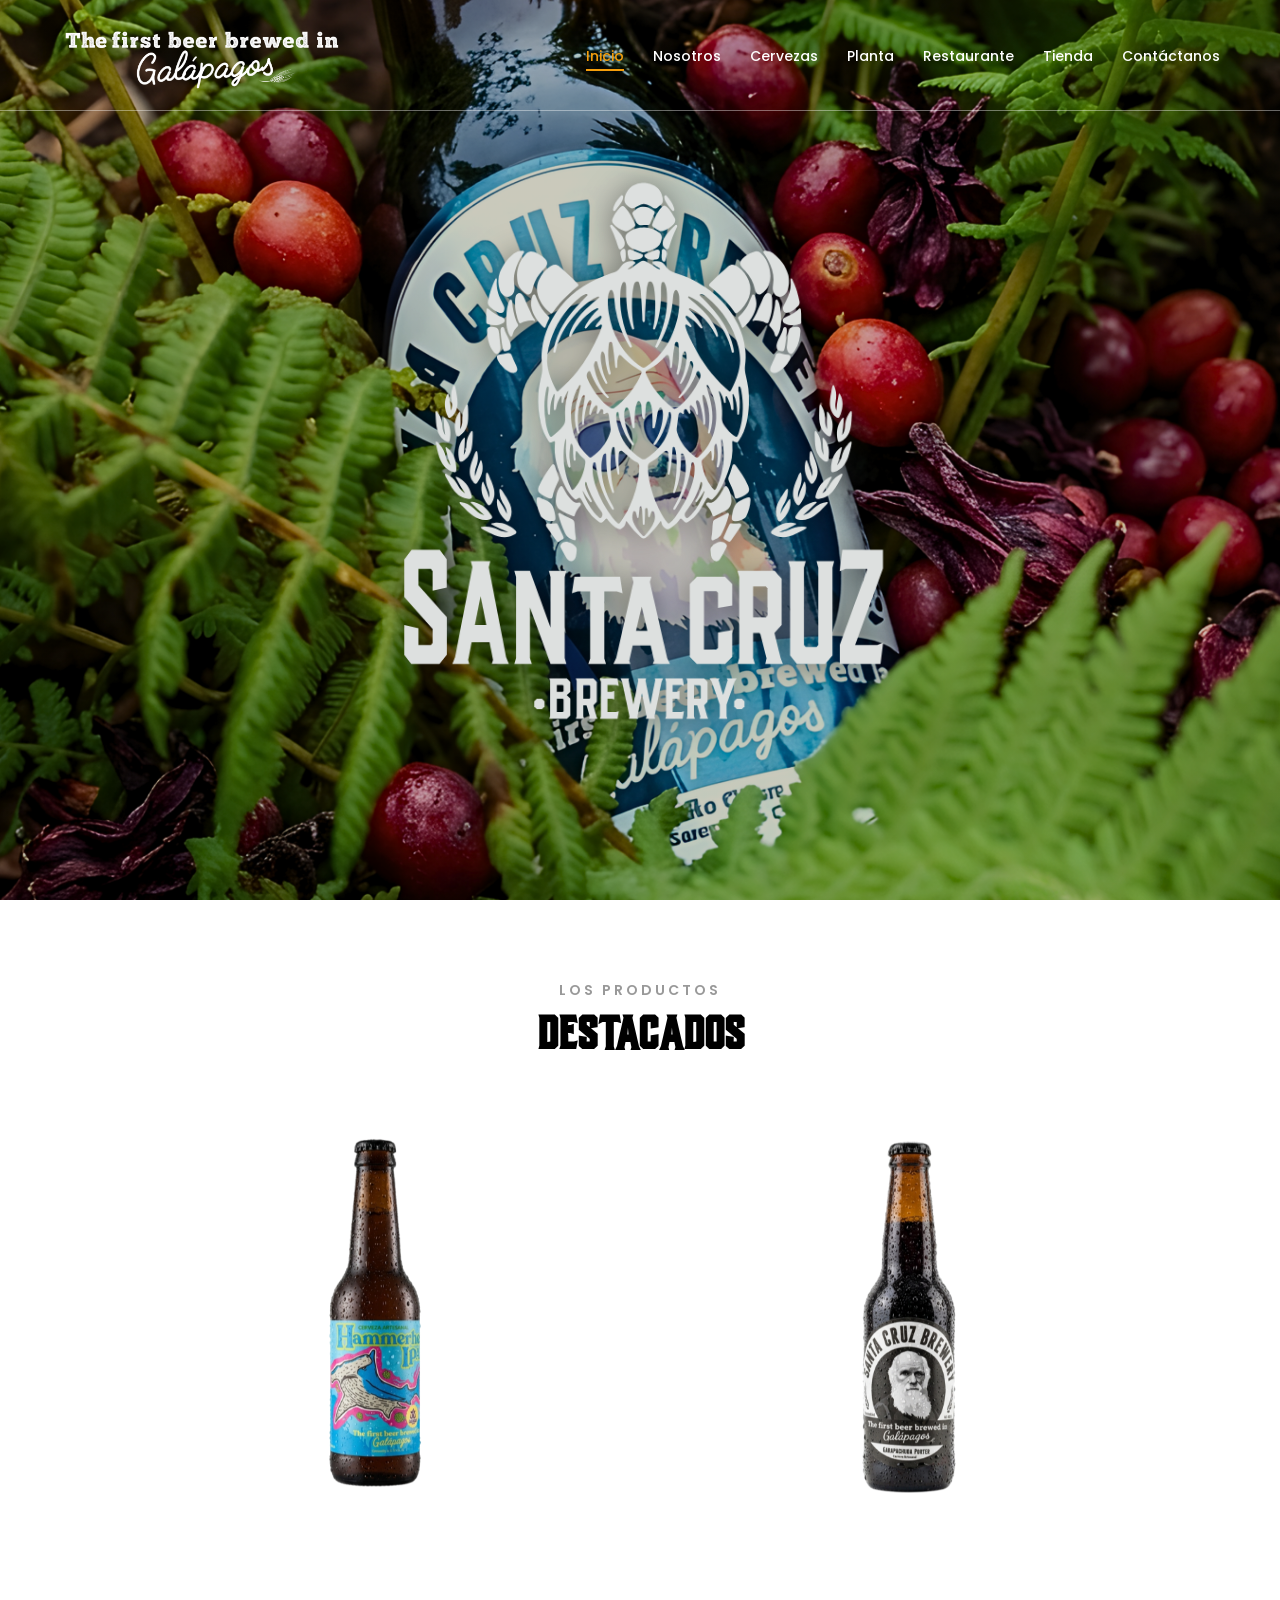
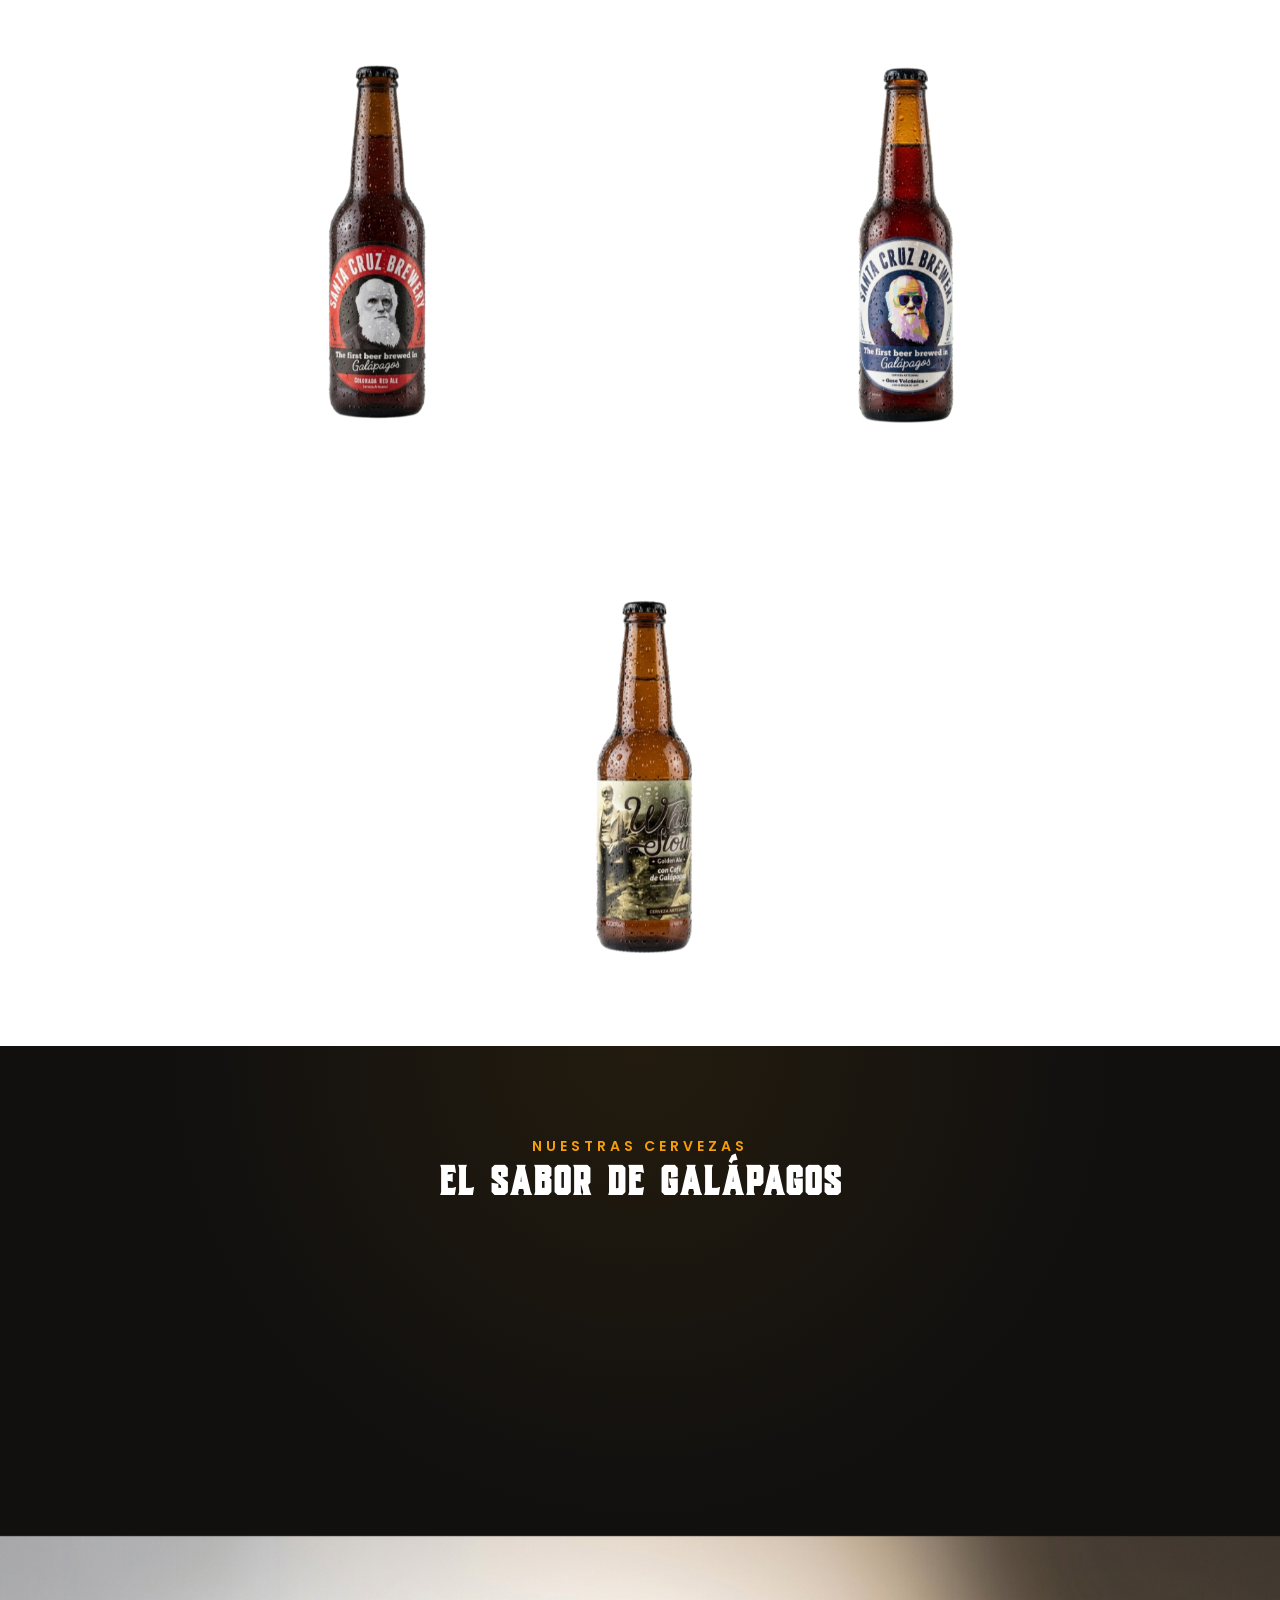
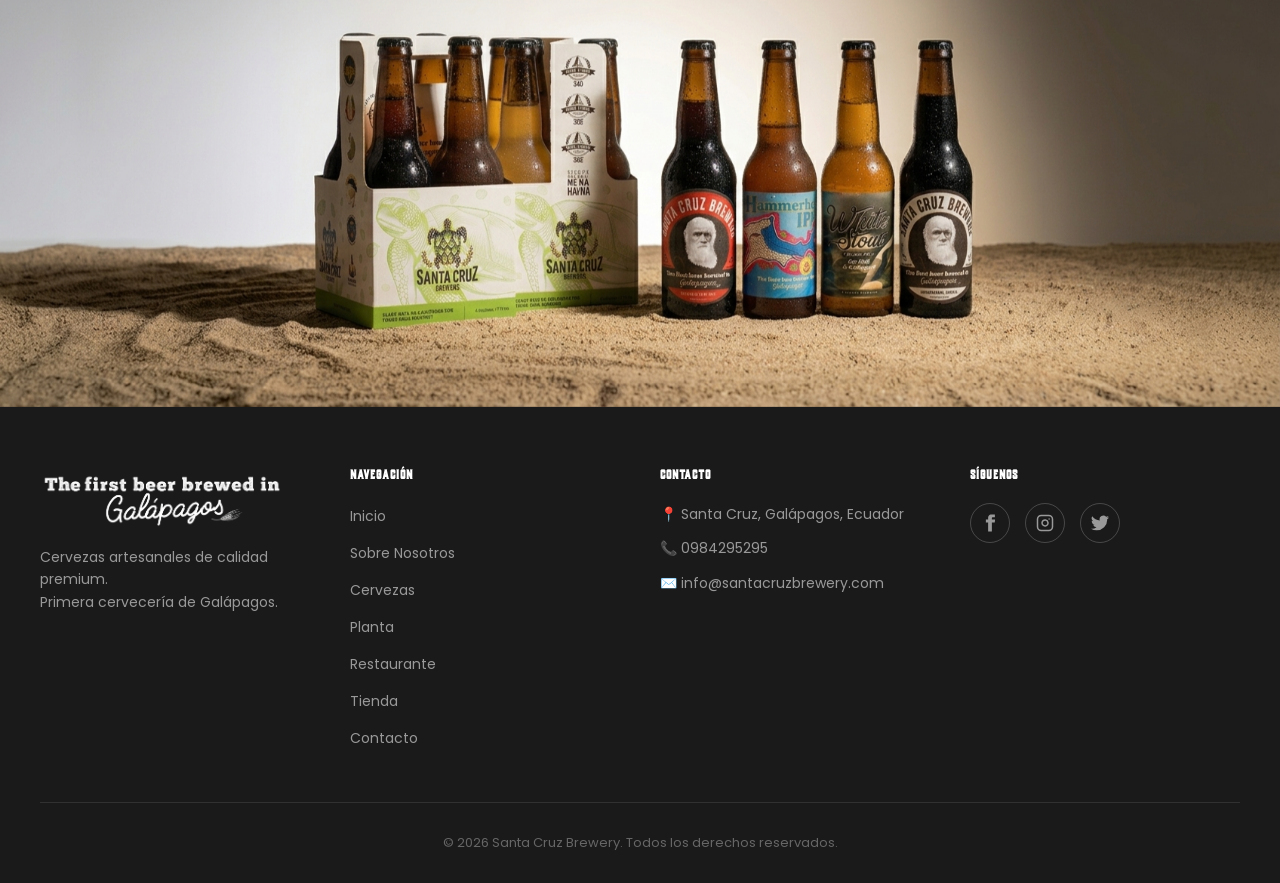
<file: index.html>
<!DOCTYPE html>
<html lang="es">

<head>
    <meta charset="UTF-8">
    <meta name="viewport" content="width=device-width, initial-scale=1.0">
    <title>Santa Cruz Brewery</title>
    <link href="https://fonts.googleapis.com/css2?family=Poppins:wght@300;400;500;600;700&amp;display=swap"
        rel="stylesheet">
    <link rel="stylesheet" href="styles.css">
    <script src="animations.js" defer></script>
    <script>
        window.addEventListener('scroll', function () {
            const header = document.querySelector('.header');
            const hero = document.querySelector('.hero');
            const scrollY = window.scrollY;
            const heroHeight = hero.offsetHeight;

            // Calculate opacity based on scroll position
            const opacity = 1 - (scrollY / heroHeight);
            hero.style.opacity = Math.max(0, opacity);

            // Add scrolled class to header when past hero
            if (scrollY > 50) {
                header.classList.add('scrolled');
            } else {
                header.classList.remove('scrolled');
            }
        });

        // Mobile menu toggle
        document.addEventListener('DOMContentLoaded', function () {
            const menuToggle = document.querySelector('.menu-toggle');
            const menu = document.querySelector('.menu');

            if (menuToggle && menu) {
                menuToggle.addEventListener('click', function () {
                    menu.classList.toggle('active');
                    menuToggle.classList.toggle('active');
                    menuToggle.setAttribute('aria-expanded', menu.classList.contains('active'));
                });
            }
        });
    </script>
</head>

<body>

    <header class="header">
        <div class="container">
            <a href="index.html" class="logo">
                <img src="assets/images/firstwhite.png" alt="Santa Cruz Brewery" class="logo-img logo-img--dark">
                <img src="assets/images/First.png" alt="Santa Cruz Brewery" class="logo-img logo-img--light">
            </a>

            <nav class="menu">
                <a href="index.html" class="active">Inicio</a>
                <a href="sobre-nosotros.html">Nosotros</a>
                <a href="cervezas.html">Cervezas</a>
                <a href="planta.html">Planta</a>
                <a href="restaurante.html">Restaurante</a>
                <a href="tienda.html">Tienda</a>
                <a href="contacto.html">Contáctanos</a>
            </nav>

            <button class="menu-toggle" type="button" aria-label="Abrir menú" aria-expanded="false">
                <span></span>
                <span></span>
                <span></span>
            </button>
        </div>
    </header>

    <section class="hero">
        <img src="assets/images/logo.png" alt="Santa Cruz Brewery Logo" class="hero-logo">
    </section>
    <section class="featured">

        <div class="featured-header">
            <span>LOS PRODUCTOS</span>
            <h2>Destacados</h2>
        </div>

        <ul class="products-list js-products-list">

            <li class="products-item has-glass js-products-item js-shelf-item">
                <a class="products-item-link" href="cervezas.html#hazy-ipa" aria-label="Ver descripción de Hazy IPA">
                    <figure class="products-item-art products-item-art--bottle">
                        <img class="products-item-art-image" src="assets/images/ipabotella.png" loading="lazy"
                            alt="Botella de cerveza IPA">

                        <picture class="products-item-art-glass">
                            <img class="products-item-art-glass-image" src="assets/images/ipacopa.png" loading="lazy"
                                alt="Copa de cerveza IPA">
                        </picture>
                    </figure>
                </a>
            </li>

            <li class="products-item has-glass js-products-item js-shelf-item">
                <a class="products-item-link" href="cervezas.html#porter" aria-label="Ver descripción de Porter">
                    <figure class="products-item-art products-item-art--can">
                        <img class="products-item-art-image" src="assets/images/poterbotella.png" loading="lazy"
                            alt="Botella de cerveza Porter">

                        <picture class="products-item-art-glass">
                            <img class="products-item-art-glass-image" src="assets/images/potercopa.png" loading="lazy"
                                alt="Copa de cerveza Porter">
                        </picture>
                    </figure>
                </a>
            </li>

            <li class="products-item has-glass js-products-item js-shelf-item">
                <a class="products-item-link" href="cervezas.html#red-ale" aria-label="Ver descripción de Red Ale">
                    <figure class="products-item-art products-item-art--can">
                        <img class="products-item-art-image" src="assets/images/redalebotella.png" loading="lazy"
                            alt="Botella de cerveza Red Ale">

                        <picture class="products-item-art-glass">
                            <img class="products-item-art-glass-image" src="assets/images/redalecopa.png" loading="lazy"
                                alt="Copa de cerveza Red Ale">
                        </picture>
                    </figure>
                </a>
            </li>
            <li class="products-item has-glass js-products-item js-shelf-item">
                <a class="products-item-link" href="cervezas.html#volcanica" aria-label="Ver descripción de Volcánica">
                    <figure class="products-item-art products-item-art--can">
                        <img class="products-item-art-image" src="assets/images/volcanicabotella.png" loading="lazy"
                            alt="Botella de cerveza Volcánica">

                        <picture class="products-item-art-glass">
                            <img class="products-item-art-glass-image" src="assets/images/volcanicacopa.png"
                                loading="lazy" alt="Copa de cerveza Volcánica">
                        </picture>
                    </figure>
                </a>
            </li>
            <li class="products-item has-glass js-products-item js-shelf-item">
                <a class="products-item-link" href="cervezas.html#white-stout" aria-label="Ver descripción de White Stout">
                    <figure class="products-item-art products-item-art--can">
                        <img class="products-item-art-image" src="assets/images/whitestoutbotella.png" loading="lazy"
                            alt="Botella de cerveza White Stout">

                        <picture class="products-item-art-glass">
                            <img class="products-item-art-glass-image" src="assets/images/whitestoutcopa.png"
                                loading="lazy" alt="Copa de cerveza White Stout">
                        </picture>
                    </figure>
                </a>
            </li>

        </ul>

        <button class="carousel-arrow carousel-arrow--prev" type="button" aria-label="Producto anterior">&#8249;</button>
        <button class="carousel-arrow carousel-arrow--next" type="button" aria-label="Producto siguiente">&#8250;</button>

        <div class="carousel-dots">
            <button class="dot active" type="button" aria-label="Ver producto 1"></button>
            <button class="dot" type="button" aria-label="Ver producto 2"></button>
            <button class="dot" type="button" aria-label="Ver producto 3"></button>
            <button class="dot" type="button" aria-label="Ver producto 4"></button>
            <button class="dot" type="button" aria-label="Ver producto 5"></button>
        </div>

    </section>

    <section class="hero-art">
        <div class="hero-art-content">
            <p class="hero-art-subtitle">Nuestras Cervezas</p>
            <h2 class="hero-art-title">El sabor de Galápagos</h2>
        </div>
        <div class="hero-art-image hero-art-image--68825"></div>
    </section>

    <footer class="footer">
        <div class="footer-container">
            <div class="footer-brand">
                <img src="assets/images/firstwhite.png" alt="Santa Cruz Brewery"
                    style="height:60px; margin-bottom:12px;">
                <p>Cervezas artesanales de calidad premium.<br>Primera cervecería de Galápagos.</p>
            </div>
            <div class="footer-links">
                <h4>Navegación</h4>
                <ul>
                    <li><a href="index.html">Inicio</a></li>
                    <li><a href="sobre-nosotros.html">Sobre Nosotros</a></li>
                    <li><a href="cervezas.html">Cervezas</a></li>
                    <li><a href="planta.html">Planta</a></li>
                    <li><a href="restaurante.html">Restaurante</a></li>
                    <li><a href="tienda.html">Tienda</a></li>
                    <li><a href="contacto.html">Contacto</a></li>
                </ul>
            </div>
            <div class="footer-contact">
                <h4>Contacto</h4>
                <ul>
                    <li>📍 Santa Cruz, Galápagos, Ecuador</li>
                    <li>📞 0984295295</li>
                    <li>✉️ info@santacruzbrewery.com</li>
                </ul>
            </div>
            <div class="footer-social">
                <h4>Síguenos</h4>
                <div class="social-icons">
                    <a href="#" aria-label="Facebook"><svg xmlns="http://www.w3.org/2000/svg" width="20" height="20"
                            viewBox="0 0 24 24" fill="currentColor">
                            <path
                                d="M18.77,7.46H14.5v-1.9c0-.9.6-1.1,1-1.1h3V.5h-4.33C10.24.5,9.5,3.44,9.5,5.32v2.15h-3v4h3v12h5v-12h3.85l.42-4Z" />
                        </svg></a>
                    <a href="#" aria-label="Instagram"><svg xmlns="http://www.w3.org/2000/svg" width="20" height="20"
                            viewBox="0 0 24 24" fill="none" stroke="currentColor" stroke-width="2"
                            stroke-linecap="round" stroke-linejoin="round">
                            <rect x="2" y="2" width="20" height="20" rx="5" ry="5" />
                            <path d="M16 11.37A4 4 0 1 1 12.63 8 4 4 0 0 1 16 11.37z" />
                            <line x1="17.5" y1="6.5" x2="17.51" y2="6.5" />
                        </svg></a>
                    <a href="#" aria-label="Twitter"><svg xmlns="http://www.w3.org/2000/svg" width="20" height="20"
                            viewBox="0 0 24 24" fill="currentColor">
                            <path
                                d="M23.95,4.57a10,10,0,0,1-2.82.77,4.96,4.96,0,0,0,2.16-2.72,9.9,9.9,0,0,1-3.12,1.19,4.92,4.92,0,0,0-8.39,4.88A14,14,0,0,1,1.64,3.16,4.92,4.92,0,0,0,3.2,9.72,4.86,4.86,0,0,1,.96,9.11v.06a4.93,4.93,0,0,0,3.95,4.83,4.86,4.86,0,0,1-2.22.08,4.93,4.93,0,0,0,4.6,3.42A9.87,9.87,0,0,1,0,19.54a13.94,13.94,0,0,0,7.55,2.21A13.9,13.9,0,0,0,21.56,7.67c0-.21,0-.42,0-.63A10,10,0,0,0,24,4.59Z" />
                        </svg></a>
                </div>
            </div>
        </div>
        <div class="footer-bottom">
            <p>&copy; 2026 Santa Cruz Brewery. Todos los derechos reservados.</p>
        </div>
    </footer>

    <script>
        // Carousel functionality for mobile with swipe support
        document.addEventListener('DOMContentLoaded', function () {
            const products = document.querySelectorAll('.products-item');
            const prevBtn = document.querySelector('.carousel-arrow--prev');
            const nextBtn = document.querySelector('.carousel-arrow--next');
            let currentIndex = 0;
            let touchStartX = 0;
            let touchEndX = 0;

            const dots = document.querySelectorAll('.dot');

            function showProduct(index) {
                products.forEach((product, i) => {
                    product.classList.remove('active');
                    if (i === index) {
                        product.classList.add('active');
                    }
                });

                if (dots.length > 0) {
                    dots.forEach((dot, i) => {
                        dot.classList.remove('active');
                        if (i === index) {
                            dot.classList.add('active');
                        }
                    });
                }
            }

            dots.forEach((dot, index) => {
                dot.addEventListener('click', function () {
                    currentIndex = index;
                    showProduct(currentIndex);
                });
            });

            // Only initialize carousel on mobile
            if (window.innerWidth <= 768 && products.length > 0) {
                showProduct(currentIndex);

                // Button navigation
                prevBtn?.addEventListener('click', function () {
                    currentIndex = (currentIndex - 1 + products.length) % products.length;
                    showProduct(currentIndex);
                });

                nextBtn?.addEventListener('click', function () {
                    currentIndex = (currentIndex + 1) % products.length;
                    showProduct(currentIndex);
                });

                // Touch swipe navigation
                const carousel = document.querySelector('.products-list');

                carousel.addEventListener('touchstart', function (e) {
                    touchStartX = e.changedTouches[0].screenX;
                }, { passive: true });

                carousel.addEventListener('touchend', function (e) {
                    touchEndX = e.changedTouches[0].screenX;
                    handleSwipe();
                }, { passive: true });

                function handleSwipe() {
                    if (touchEndX < touchStartX - 50) {
                        // Swipe left - next product
                        currentIndex = (currentIndex + 1) % products.length;
                        showProduct(currentIndex);
                    }
                    if (touchEndX > touchStartX + 50) {
                        // Swipe right - previous product
                        currentIndex = (currentIndex - 1 + products.length) % products.length;
                        showProduct(currentIndex);
                    }
                }
            }
        });
    </script>

</body>

</html>
</file>
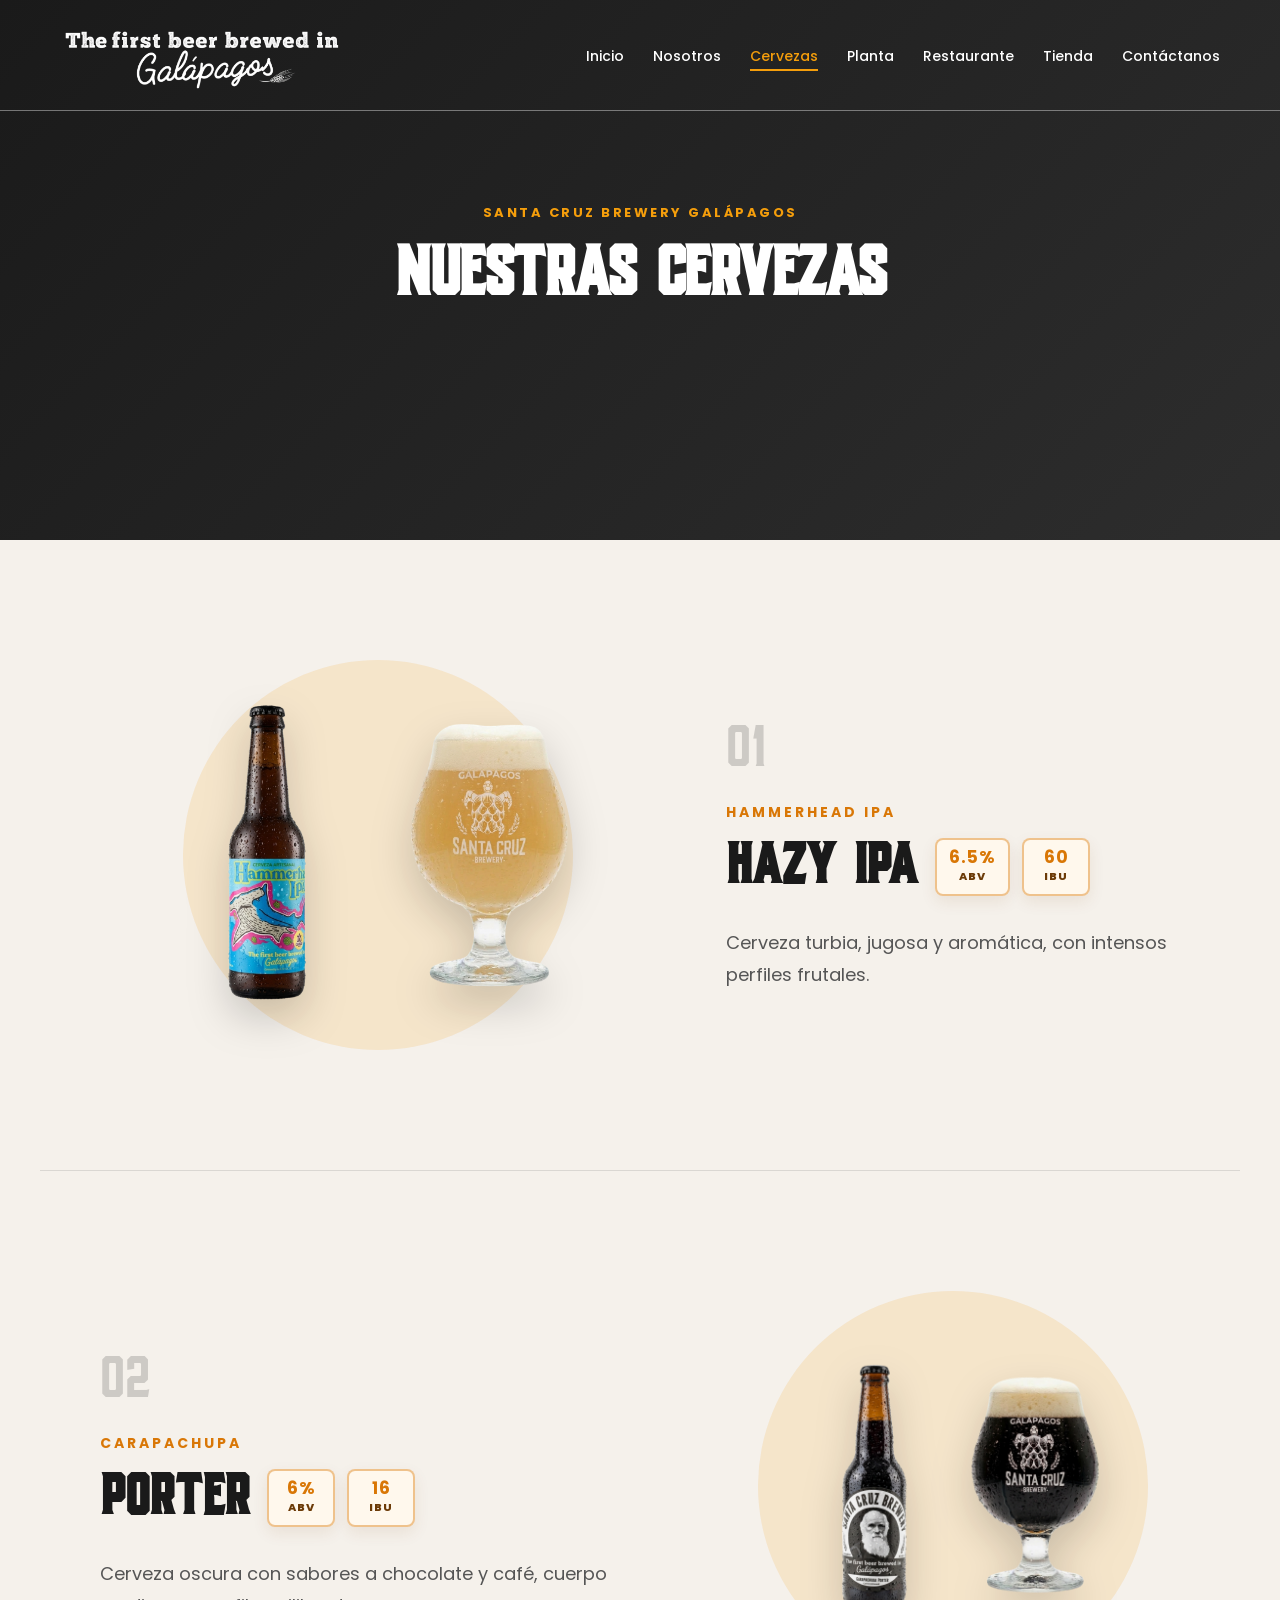
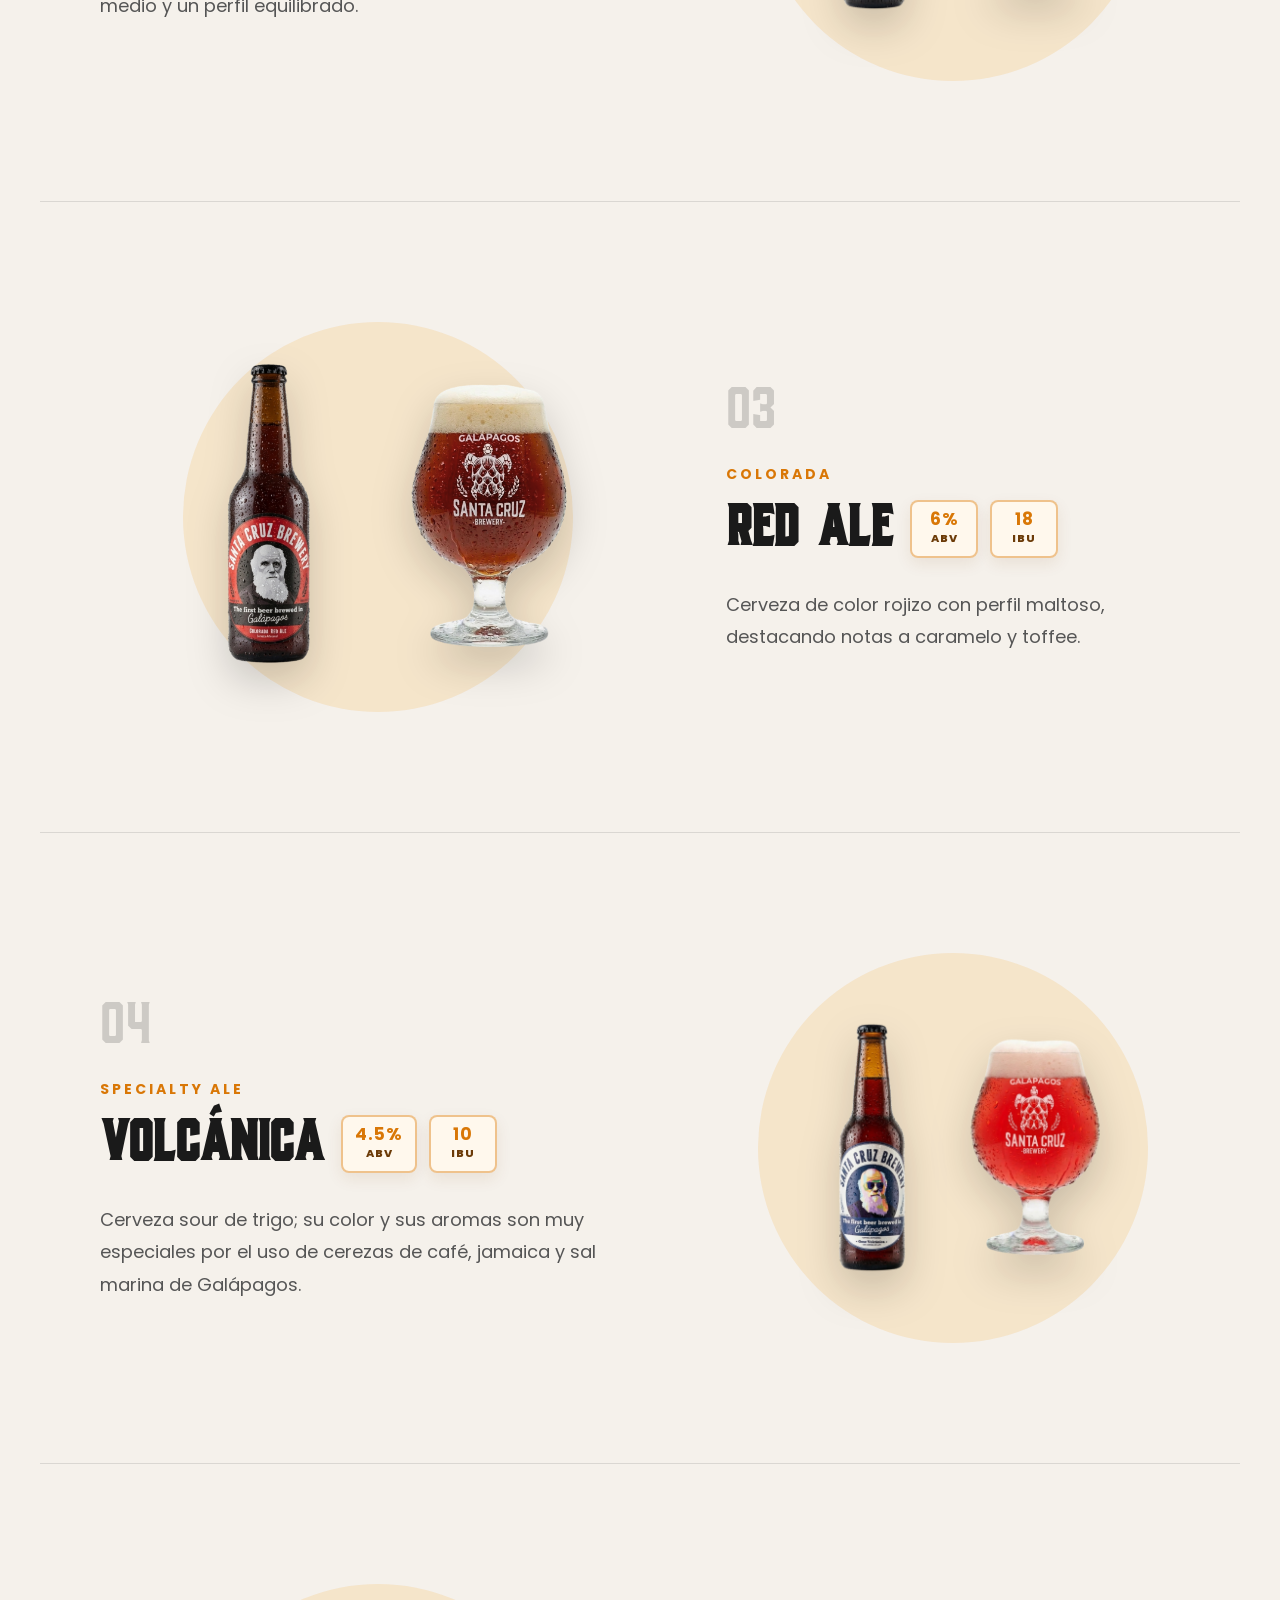
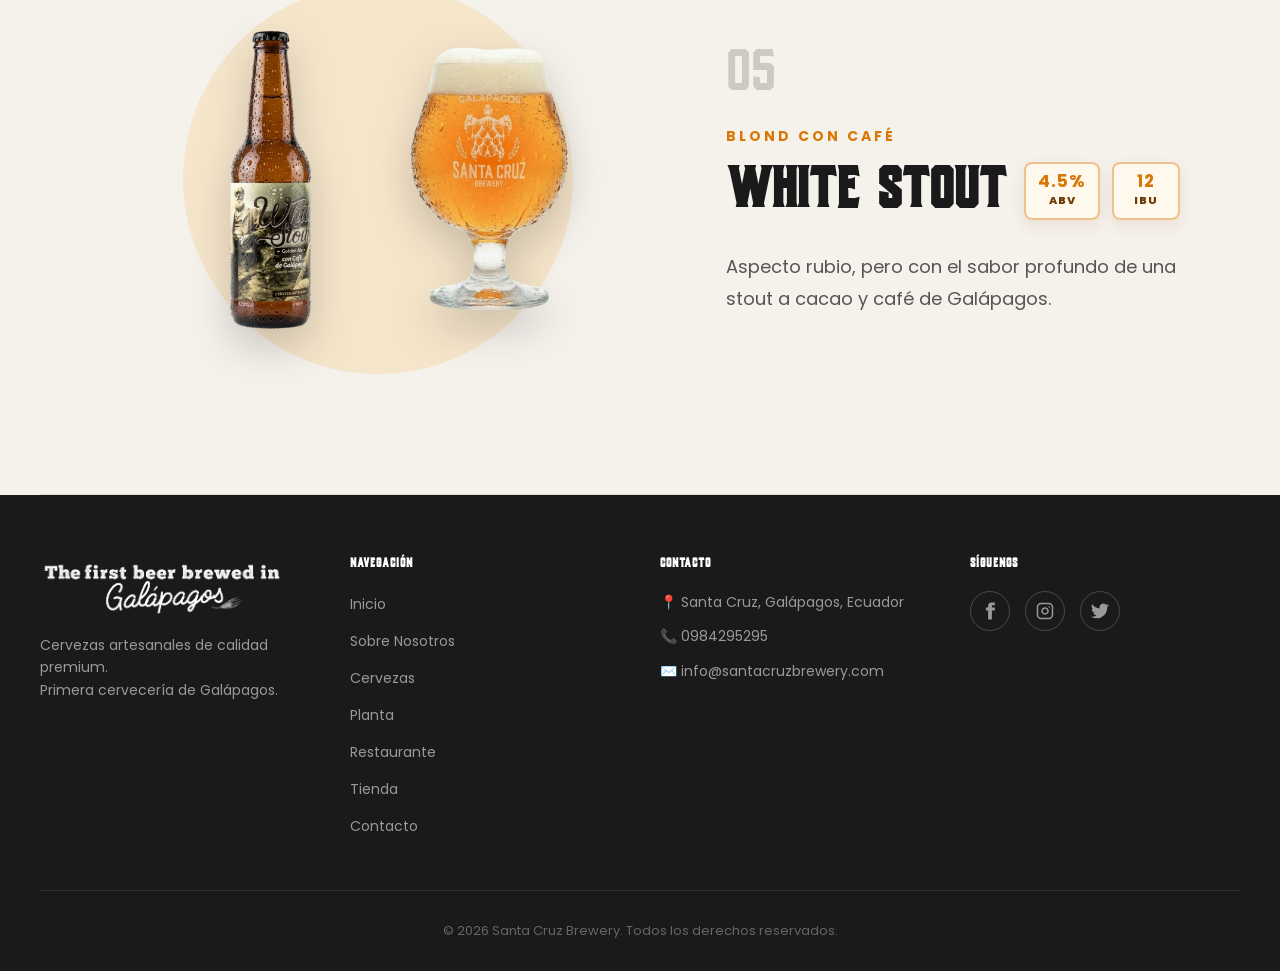
<file: cervezas.html>
<!DOCTYPE html>
<html lang="es">

<head>
    <meta charset="UTF-8">
    <meta name="viewport" content="width=device-width, initial-scale=1.0">
    <title>Cervezas - Santa Cruz Brewery</title>
    <link href="https://fonts.googleapis.com/css2?family=Poppins:wght@300;400;500;600;700&amp;display=swap"
        rel="stylesheet">
    <link rel="stylesheet" href="styles.css">
    <script src="animations.js" defer></script>
    <script>
        window.addEventListener('scroll', function () {
            const header = document.querySelector('.header');
            const hero = document.querySelector('.hero-simple');
            const scrollY = window.scrollY;

            if (hero) {
                const opacity = 1 - (scrollY / hero.offsetHeight);
                hero.style.opacity = Math.max(0, opacity);
            }

            header.classList.toggle('scrolled', scrollY > 50);
        });

        document.addEventListener('DOMContentLoaded', function () {
            const menuToggle = document.querySelector('.menu-toggle');
            const menu = document.querySelector('.menu');

            if (menuToggle && menu) {
                menuToggle.addEventListener('click', function () {
                    menu.classList.toggle('active');
                    menuToggle.classList.toggle('active');
                    menuToggle.setAttribute('aria-expanded', menu.classList.contains('active'));
                });
            }
        });
    </script>
</head>

<body>
    <header class="header">
        <div class="container">
            <a href="index.html" class="logo">
                <img src="assets/images/firstwhite.png" alt="Santa Cruz Brewery" class="logo-img logo-img--dark">
                <img src="assets/images/First.png" alt="Santa Cruz Brewery" class="logo-img logo-img--light">
            </a>

            <nav class="menu">
                <a href="index.html">Inicio</a>
                <a href="sobre-nosotros.html">Nosotros</a>
                <a href="cervezas.html" class="active">Cervezas</a>
                <a href="planta.html">Planta</a>
                <a href="restaurante.html">Restaurante</a>
                <a href="tienda.html">Tienda</a>
                <a href="contacto.html">Contáctanos</a>
            </nav>

            <button class="menu-toggle" type="button" aria-label="Abrir menú" aria-expanded="false">
                <span></span>
                <span></span>
                <span></span>
            </button>
        </div>
    </header>

    <section class="hero-simple hero-beers">
        <div class="hero-simple-content">
            <span class="hero-subtitle">Santa Cruz Brewery Galápagos</span>
            <h1>Nuestras Cervezas</h1>
        </div>
    </section>

    <main class="beers-page">
        <article class="beer-detail" id="hazy-ipa">
            <div class="beer-detail-art">
                <img src="assets/images/ipabotella.png" alt="Botella de cerveza Hazy IPA">
                <img src="assets/images/ipacopa.png" alt="Copa de cerveza Hazy IPA">
            </div>
            <div class="beer-detail-content">
                <div class="beer-detail-meta">
                    <span class="beer-detail-number">01</span>
                </div>
                <p class="beer-detail-style">HAMMERHEAD IPA</p>
                <div class="beer-detail-heading">
                    <h2>HAZY IPA</h2>
                    <p class="beer-detail-stats"><span><strong>6.5%</strong>ABV</span><span><strong>60</strong>IBU</span></p>
                </div>
                <p>Cerveza turbia, jugosa y aromática, con intensos perfiles frutales.</p>
            </div>
        </article>

        <article class="beer-detail beer-detail--reverse" id="porter">
            <div class="beer-detail-art">
                <img src="assets/images/poterbotella.png" alt="Botella de cerveza Porter Carapachupa">
                <img src="assets/images/potercopa.png" alt="Copa de cerveza Porter Carapachupa">
            </div>
            <div class="beer-detail-content">
                <div class="beer-detail-meta">
                    <span class="beer-detail-number">02</span>
                </div>
                <p class="beer-detail-style">CARAPACHUPA</p>
                <div class="beer-detail-heading">
                    <h2>Porter</h2>
                    <p class="beer-detail-stats"><span><strong>6%</strong>ABV</span><span><strong>16</strong>IBU</span></p>
                </div>
                <p>Cerveza oscura con sabores a chocolate y café, cuerpo medio y un perfil equilibrado.</p>
            </div>
        </article>

        <article class="beer-detail" id="red-ale">
            <div class="beer-detail-art">
                <img src="assets/images/redalebotella.png" alt="Botella de cerveza Red Ale Colorada">
                <img src="assets/images/redalecopa.png" alt="Copa de cerveza Red Ale Colorada">
            </div>
            <div class="beer-detail-content">
                <div class="beer-detail-meta">
                    <span class="beer-detail-number">03</span>
                </div>
                <p class="beer-detail-style">COLORADA</p>
                <div class="beer-detail-heading">
                    <h2>Red Ale</h2>
                    <p class="beer-detail-stats"><span><strong>6%</strong>ABV</span><span><strong>18</strong>IBU</span></p>
                </div>
                <p>Cerveza de color rojizo con perfil maltoso, destacando notas a caramelo y toffee.</p>
            </div>
        </article>

        <article class="beer-detail beer-detail--reverse" id="volcanica">
            <div class="beer-detail-art">
                <img src="assets/images/volcanicabotella.png" alt="Botella de cerveza Volcánica">
                <img src="assets/images/volcanicacopa.png" alt="Copa de cerveza Volcánica">
            </div>
            <div class="beer-detail-content">
                <div class="beer-detail-meta">
                    <span class="beer-detail-number">04</span>
                </div>
                <p class="beer-detail-style">SPECIALTY ALE</p>
                <div class="beer-detail-heading">
                    <h2>Volcánica</h2>
                    <p class="beer-detail-stats"><span><strong>4.5%</strong>ABV</span><span><strong>10</strong>IBU</span></p>
                </div>
                <p>Cerveza sour de trigo; su color y sus aromas son muy especiales por el uso de cerezas de café,
                    jamaica y sal marina de Galápagos.</p>
            </div>
        </article>

        <article class="beer-detail" id="white-stout">
            <div class="beer-detail-art">
                <img src="assets/images/whitestoutbotella.png" alt="Botella de cerveza White Stout">
                <img src="assets/images/whitestoutcopa.png" alt="Copa de cerveza White Stout">
            </div>
            <div class="beer-detail-content">
                <div class="beer-detail-meta">
                    <span class="beer-detail-number">05</span>
                </div>
                <p class="beer-detail-style">BLOND CON CAFÉ</p>
                <div class="beer-detail-heading">
                    <h2>White Stout</h2>
                    <p class="beer-detail-stats"><span><strong>4.5%</strong>ABV</span><span><strong>12</strong>IBU</span></p>
                </div>
                <p>Aspecto rubio, pero con el sabor profundo de una stout a cacao y café de Galápagos.</p>
            </div>
        </article>
    </main>

    <footer class="footer">
        <div class="footer-container">
            <div class="footer-brand">
                <img src="assets/images/firstwhite.png" alt="Santa Cruz Brewery"
                    style="height:60px; margin-bottom:12px;">
                <p>Cervezas artesanales de calidad premium.<br>Primera cervecería de Galápagos.</p>
            </div>
            <div class="footer-links">
                <h4>Navegación</h4>
                <ul>
                    <li><a href="index.html">Inicio</a></li>
                    <li><a href="sobre-nosotros.html">Sobre Nosotros</a></li>
                    <li><a href="cervezas.html">Cervezas</a></li>
                    <li><a href="planta.html">Planta</a></li>
                    <li><a href="restaurante.html">Restaurante</a></li>
                    <li><a href="tienda.html">Tienda</a></li>
                    <li><a href="contacto.html">Contacto</a></li>
                </ul>
            </div>
            <div class="footer-contact">
                <h4>Contacto</h4>
                <ul>
                    <li>📍 Santa Cruz, Galápagos, Ecuador</li>
                    <li>📞 0984295295</li>
                    <li>✉️ info@santacruzbrewery.com</li>
                </ul>
            </div>
            <div class="footer-social">
                <h4>Síguenos</h4>
                <div class="social-icons">
                    <a href="#" aria-label="Facebook"><svg xmlns="http://www.w3.org/2000/svg" width="20" height="20"
                            viewBox="0 0 24 24" fill="currentColor">
                            <path d="M18.77,7.46H14.5v-1.9c0-.9.6-1.1,1-1.1h3V.5h-4.33C10.24.5,9.5,3.44,9.5,5.32v2.15h-3v4h3v12h5v-12h3.85l.42-4Z" />
                        </svg></a>
                    <a href="#" aria-label="Instagram"><svg xmlns="http://www.w3.org/2000/svg" width="20" height="20"
                            viewBox="0 0 24 24" fill="none" stroke="currentColor" stroke-width="2"
                            stroke-linecap="round" stroke-linejoin="round">
                            <rect x="2" y="2" width="20" height="20" rx="5" ry="5" />
                            <path d="M16 11.37A4 4 0 1 1 12.63 8 4 4 0 0 1 16 11.37z" />
                            <line x1="17.5" y1="6.5" x2="17.51" y2="6.5" />
                        </svg></a>
                    <a href="#" aria-label="Twitter"><svg xmlns="http://www.w3.org/2000/svg" width="20" height="20"
                            viewBox="0 0 24 24" fill="currentColor">
                            <path d="M23.95,4.57a10,10,0,0,1-2.82.77,4.96,4.96,0,0,0,2.16-2.72,9.9,9.9,0,0,1-3.12,1.19,4.92,4.92,0,0,0-8.39,4.88A14,14,0,0,1,1.64,3.16,4.92,4.92,0,0,0,3.2,9.72,4.86,4.86,0,0,1,.96,9.11v.06a4.93,4.93,0,0,0,3.95,4.83,4.86,4.86,0,0,1-2.22.08,4.93,4.93,0,0,0,4.6,3.42A9.87,9.87,0,0,1,0,19.54a13.94,13.94,0,0,0,7.55,2.21A13.9,13.9,0,0,0,21.56,7.67c0-.21,0-.42,0-.63A10,10,0,0,0,24,4.59Z" />
                        </svg></a>
                </div>
            </div>
        </div>
        <div class="footer-bottom">
            <p>&copy; 2026 Santa Cruz Brewery. Todos los derechos reservados.</p>
        </div>
    </footer>
</body>

</html>
</file>
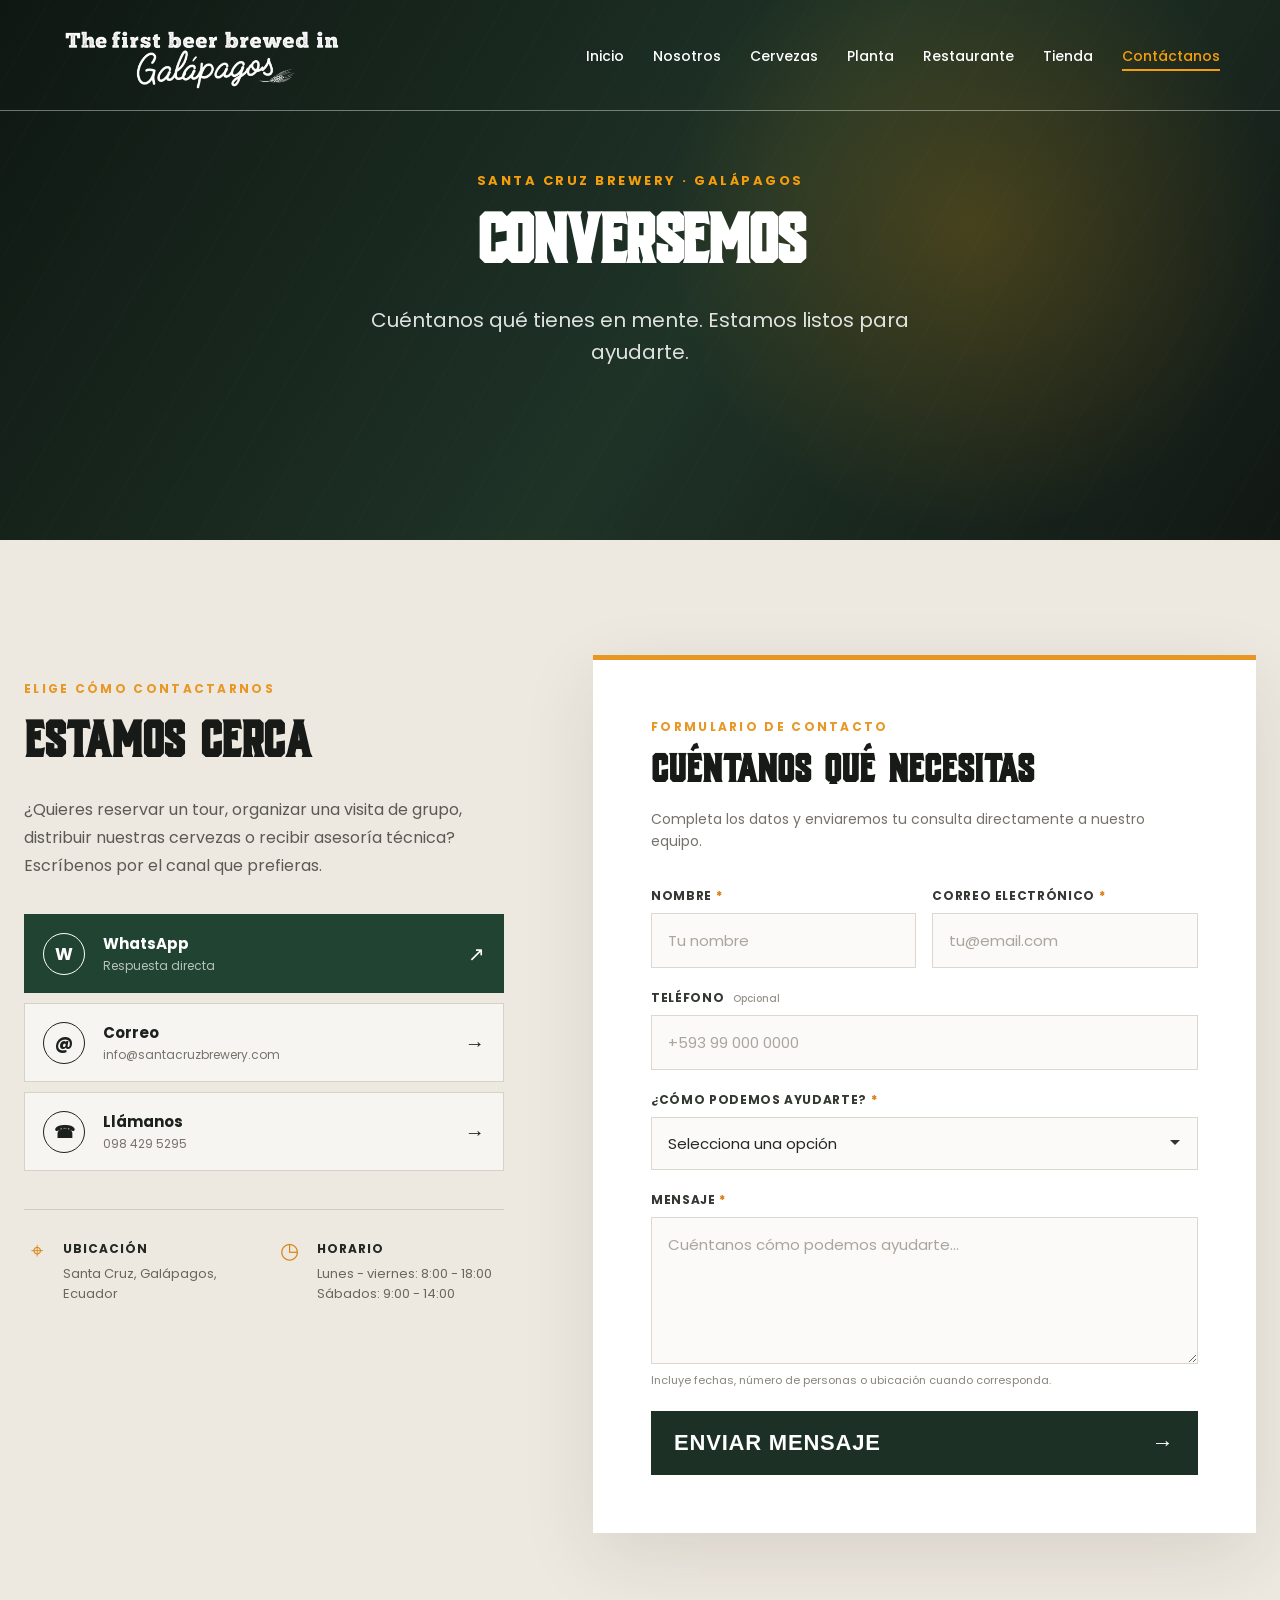
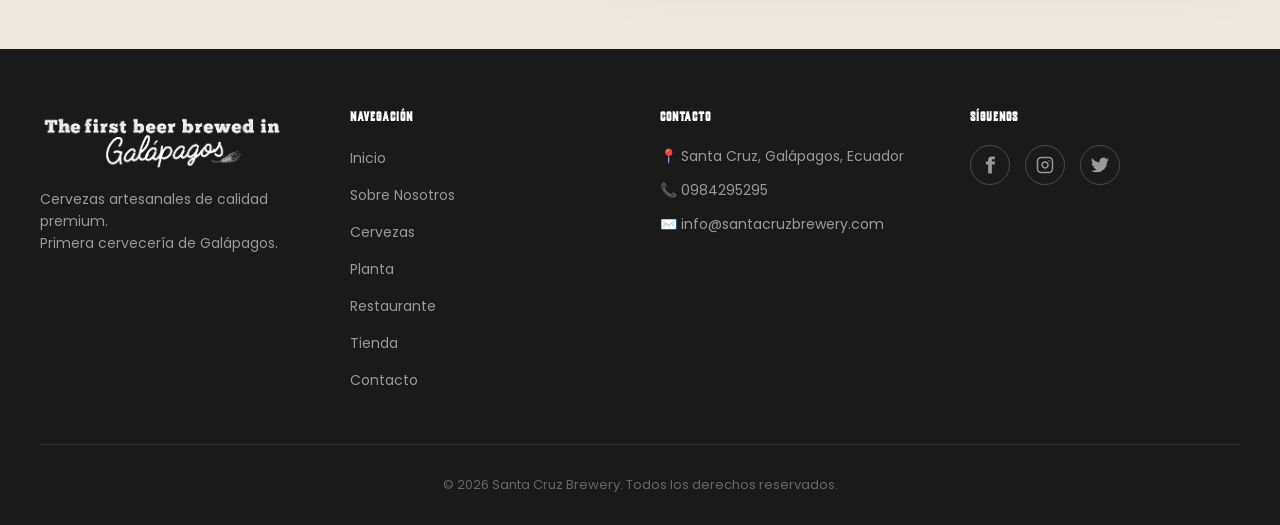
<file: contacto.html>
<!DOCTYPE html>
<html lang="es">

<head>
    <meta charset="UTF-8">
    <meta name="viewport" content="width=device-width, initial-scale=1.0">
    <meta name="description"
        content="Contacta a Santa Cruz Brewery para tours cerveceros, distribución, reservas para grupos y asesoría técnica en Galápagos.">
    <title>Contáctanos - Santa Cruz Brewery</title>
    <link href="https://fonts.googleapis.com/css2?family=Poppins:wght@300;400;500;600;700&amp;display=swap"
        rel="stylesheet">
    <link rel="stylesheet" href="styles.css">
    <script src="animations.js" defer></script>
    <script>
        window.addEventListener('scroll', function () {
            const header = document.querySelector('.header');
            const hero = document.querySelector('.hero-simple');
            const scrollY = window.scrollY;
            const heroHeight = hero.offsetHeight;

            // Calculate opacity based on scroll position
            const opacity = 1 - (scrollY / heroHeight);
            hero.style.opacity = Math.max(0, opacity);

            // Add scrolled class to header when past hero
            if (scrollY > 50) {
                header.classList.add('scrolled');
            } else {
                header.classList.remove('scrolled');
            }
        });

        // Mobile menu toggle
        document.addEventListener('DOMContentLoaded', function () {
            const menuToggle = document.querySelector('.menu-toggle');
            const menu = document.querySelector('.menu');
            const form = document.querySelector('.form-contacto');
            const projectType = document.querySelector('#tipo-proyecto');
            const message = document.querySelector('#mensaje');
            const formStatus = document.querySelector('.form-status');
            const submitButton = document.querySelector('.btn-submit');
            const submitLabel = document.querySelector('.btn-submit-label');

            if (menuToggle && menu) {
                menuToggle.addEventListener('click', function () {
                    menu.classList.toggle('active');
                    menuToggle.classList.toggle('active');
                    menuToggle.setAttribute('aria-expanded', menu.classList.contains('active'));
                });
            }

            if (projectType) {
                const requestedType = new URLSearchParams(window.location.search).get('tipo');
                const validOption = Array.from(projectType.options).some(function (option) {
                    return option.value === requestedType;
                });

                if (requestedType && validOption) {
                    projectType.value = requestedType;
                }

                const messagePrompts = {
                    'tour-cervecero': 'Cuéntanos la fecha estimada y cuántas personas participarán...',
                    'distribucion': 'Cuéntanos sobre tu negocio, ubicación y las cervezas que te interesan...',
                    'reservas-grupos': 'Indica la fecha, cantidad de personas y tipo de experiencia que buscas...',
                    'asesoria-tecnica': 'Describe brevemente el proyecto y el tipo de asesoría que necesitas...',
                    'otra': 'Cuéntanos cómo podemos ayudarte...'
                };

                const updateMessagePrompt = function () {
                    message.placeholder = messagePrompts[projectType.value] || 'Cuéntanos cómo podemos ayudarte...';
                };

                projectType.addEventListener('change', updateMessagePrompt);
                updateMessagePrompt();
            }

            if (form) {
                form.addEventListener('submit', async function (event) {
                    event.preventDefault();

                    if (!form.reportValidity()) {
                        return;
                    }

                    const data = new FormData(form);
                    const selectedOption = projectType.options[projectType.selectedIndex];
                    const payload = {
                        nombre: data.get('nombre'),
                        email: data.get('email'),
                        telefono: data.get('telefono') || 'No indicado',
                        tipo_de_consulta: selectedOption.text,
                        mensaje: data.get('mensaje'),
                        _subject: 'Nueva consulta web: ' + selectedOption.text,
                        _template: 'table',
                        _honey: data.get('_honey')
                    };

                    submitButton.disabled = true;
                    submitLabel.textContent = 'Enviando...';
                    formStatus.hidden = true;
                    formStatus.removeAttribute('data-state');

                    try {
                        const response = await fetch('https://formsubmit.co/ajax/info@santacruzbrewery.com', {
                            method: 'POST',
                            headers: {
                                'Content-Type': 'application/json',
                                'Accept': 'application/json'
                            },
                            body: JSON.stringify(payload)
                        });
                        const result = await response.json();

                        if (!response.ok || result.success === false) {
                            throw new Error('No se pudo completar el envío');
                        }

                        form.reset();
                        message.placeholder = 'Cuéntanos cómo podemos ayudarte...';
                        formStatus.textContent = '¡Mensaje enviado! Gracias por escribirnos. Te responderemos lo antes posible.';
                        formStatus.dataset.state = 'success';
                    } catch (error) {
                        formStatus.textContent = 'No pudimos enviar el mensaje. Inténtalo nuevamente o contáctanos por WhatsApp.';
                        formStatus.dataset.state = 'error';
                    } finally {
                        formStatus.hidden = false;
                        submitButton.disabled = false;
                        submitLabel.textContent = 'Enviar mensaje';
                    }
                });
            }
        });
    </script>
</head>

<body>

    <header class="header">
        <div class="container">
            <a href="index.html" class="logo">
                <img src="assets/images/firstwhite.png" alt="Santa Cruz Brewery" class="logo-img logo-img--dark">
                <img src="assets/images/First.png" alt="Santa Cruz Brewery" class="logo-img logo-img--light">
            </a>

            <nav class="menu">
                <a href="index.html">Inicio</a>
                <a href="sobre-nosotros.html">Nosotros</a>
                <a href="cervezas.html">Cervezas</a>
                <a href="planta.html">Planta</a>
                <a href="restaurante.html">Restaurante</a>
                <a href="tienda.html">Tienda</a>
                <a href="contacto.html" class="active">Contáctanos</a>
            </nav>

            <button class="menu-toggle" type="button" aria-label="Abrir menú" aria-expanded="false">
                <span></span>
                <span></span>
                <span></span>
            </button>
        </div>
    </header>

    <section class="hero-simple contact-hero">
        <div class="hero-simple-content contact-hero-content">
            <span class="contact-eyebrow">Santa Cruz Brewery · Galápagos</span>
            <h1>Conversemos</h1>
            <p>Cuéntanos qué tienes en mente. Estamos listos para ayudarte.</p>
        </div>
    </section>

    <section class="contacto" id="formulario-contacto">
        <div class="contacto-container">

            <div class="contacto-info">
                <span class="contact-eyebrow">Elige cómo contactarnos</span>
                <h2>Estamos cerca</h2>
                <p class="contacto-descripcion">
                    ¿Quieres reservar un tour, organizar una visita de grupo, distribuir nuestras cervezas o recibir
                    asesoría técnica? Escríbenos por el canal que prefieras.
                </p>

                <div class="contact-quick-actions">
                    <a class="contact-quick-card contact-quick-card--primary"
                        href="https://wa.me/593984295295?text=Hola%20Santa%20Cruz%20Brewery%2C%20quiero%20recibir%20informaci%C3%B3n."
                        target="_blank" rel="noopener noreferrer">
                        <span class="contact-quick-icon" aria-hidden="true">W</span>
                        <span><strong>WhatsApp</strong><small>Respuesta directa</small></span>
                        <span class="contact-arrow" aria-hidden="true">↗</span>
                    </a>
                    <a class="contact-quick-card" href="mailto:info@santacruzbrewery.com">
                        <span class="contact-quick-icon" aria-hidden="true">@</span>
                        <span><strong>Correo</strong><small>info@santacruzbrewery.com</small></span>
                        <span class="contact-arrow" aria-hidden="true">→</span>
                    </a>
                    <a class="contact-quick-card" href="tel:+593984295295">
                        <span class="contact-quick-icon" aria-hidden="true">☎</span>
                        <span><strong>Llámanos</strong><small>098 429 5295</small></span>
                        <span class="contact-arrow" aria-hidden="true">→</span>
                    </a>
                </div>

                <div class="contacto-detalles">
                    <div class="contacto-item">
                        <span class="contacto-icon" aria-hidden="true">⌖</span>
                        <div>
                            <strong>Ubicación</strong>
                            <p>Santa Cruz, Galápagos, Ecuador</p>
                        </div>
                    </div>

                    <div class="contacto-item">
                        <span class="contacto-icon" aria-hidden="true">◷</span>
                        <div>
                            <strong>Horario</strong>
                            <p>Lunes - viernes: 8:00 - 18:00</p>
                            <p>Sábados: 9:00 - 14:00</p>
                        </div>
                    </div>
                </div>

            </div>

            <div class="contacto-formulario">
                <div class="contact-form-heading">
                    <span class="contact-eyebrow">Formulario de contacto</span>
                    <h2>Cuéntanos qué necesitas</h2>
                    <p>Completa los datos y enviaremos tu consulta directamente a nuestro equipo.</p>
                </div>

                <form class="form-contacto" novalidate>
                    <div class="form-honeypot" aria-hidden="true">
                        <label for="contact-website">No completar este campo</label>
                        <input type="text" id="contact-website" name="_honey" tabindex="-1" autocomplete="off">
                    </div>

                    <div class="form-row">
                        <div class="form-group">
                            <label for="nombre">Nombre <span>*</span></label>
                            <input type="text" id="nombre" name="nombre" placeholder="Tu nombre" autocomplete="name"
                                required>
                        </div>

                        <div class="form-group">
                            <label for="email">Correo electrónico <span>*</span></label>
                            <input type="email" id="email" name="email" placeholder="tu@email.com" autocomplete="email"
                                required>
                        </div>
                    </div>

                    <div class="form-group">
                        <label for="telefono">Teléfono <small>Opcional</small></label>
                        <input type="tel" id="telefono" name="telefono" placeholder="+593 99 000 0000"
                            autocomplete="tel" inputmode="tel">
                    </div>

                    <div class="form-group">
                        <label for="tipo-proyecto">¿Cómo podemos ayudarte? <span>*</span></label>
                        <select id="tipo-proyecto" name="tipo-proyecto" required>
                            <option value="" selected disabled>Selecciona una opción</option>
                            <option value="tour-cervecero">Tour cervecero</option>
                            <option value="distribucion">Distribución</option>
                            <option value="reservas-grupos">Reservas para grupos</option>
                            <option value="asesoria-tecnica">Asesoría técnica</option>
                            <option value="otra">Otra</option>
                        </select>
                    </div>

                    <div class="form-group">
                        <label for="mensaje">Mensaje <span>*</span></label>
                        <textarea id="mensaje" name="mensaje" rows="5" minlength="10"
                            placeholder="Cuéntanos cómo podemos ayudarte..." required></textarea>
                        <small class="form-help">Incluye fechas, número de personas o ubicación cuando corresponda.</small>
                    </div>

                    <button type="submit" class="btn-submit"><span class="btn-submit-label">Enviar mensaje</span>
                        <span aria-hidden="true">→</span></button>
                    <p class="form-status" role="status" aria-live="polite" hidden></p>
                </form>
            </div>

        </div>
    </section>

    <footer class="footer">
        <div class="footer-container">
            <div class="footer-brand">
                <img src="assets/images/firstwhite.png" alt="Santa Cruz Brewery"
                    style="height:60px; margin-bottom:12px;">
                <p>Cervezas artesanales de calidad premium.<br>Primera cervecería de Galápagos.</p>
            </div>
            <div class="footer-links">
                <h4>Navegación</h4>
                <ul>
                    <li><a href="index.html">Inicio</a></li>
                    <li><a href="sobre-nosotros.html">Sobre Nosotros</a></li>
                    <li><a href="cervezas.html">Cervezas</a></li>
                    <li><a href="planta.html">Planta</a></li>
                    <li><a href="restaurante.html">Restaurante</a></li>
                    <li><a href="tienda.html">Tienda</a></li>
                    <li><a href="contacto.html">Contacto</a></li>
                </ul>
            </div>
            <div class="footer-contact">
                <h4>Contacto</h4>
                <ul>
                    <li>📍 Santa Cruz, Galápagos, Ecuador</li>
                    <li>📞 0984295295</li>
                    <li>✉️ info@santacruzbrewery.com</li>
                </ul>
            </div>
            <div class="footer-social">
                <h4>Síguenos</h4>
                <div class="social-icons">
                    <a href="#" aria-label="Facebook"><svg xmlns="http://www.w3.org/2000/svg" width="20" height="20"
                            viewBox="0 0 24 24" fill="currentColor">
                            <path
                                d="M18.77,7.46H14.5v-1.9c0-.9.6-1.1,1-1.1h3V.5h-4.33C10.24.5,9.5,3.44,9.5,5.32v2.15h-3v4h3v12h5v-12h3.85l.42-4Z" />
                        </svg></a>
                    <a href="#" aria-label="Instagram"><svg xmlns="http://www.w3.org/2000/svg" width="20" height="20"
                            viewBox="0 0 24 24" fill="none" stroke="currentColor" stroke-width="2"
                            stroke-linecap="round" stroke-linejoin="round">
                            <rect x="2" y="2" width="20" height="20" rx="5" ry="5" />
                            <path d="M16 11.37A4 4 0 1 1 12.63 8 4 4 0 0 1 16 11.37z" />
                            <line x1="17.5" y1="6.5" x2="17.51" y2="6.5" />
                        </svg></a>
                    <a href="#" aria-label="Twitter"><svg xmlns="http://www.w3.org/2000/svg" width="20" height="20"
                            viewBox="0 0 24 24" fill="currentColor">
                            <path
                                d="M23.95,4.57a10,10,0,0,1-2.82.77,4.96,4.96,0,0,0,2.16-2.72,9.9,9.9,0,0,1-3.12,1.19,4.92,4.92,0,0,0-8.39,4.88A14,14,0,0,1,1.64,3.16,4.92,4.92,0,0,0,3.2,9.72,4.86,4.86,0,0,1,.96,9.11v.06a4.93,4.93,0,0,0,3.95,4.83,4.86,4.86,0,0,1-2.22.08,4.93,4.93,0,0,0,4.6,3.42A9.87,9.87,0,0,1,0,19.54a13.94,13.94,0,0,0,7.55,2.21A13.9,13.9,0,0,0,21.56,7.67c0-.21,0-.42,0-.63A10,10,0,0,0,24,4.59Z" />
                        </svg></a>
                </div>
            </div>
        </div>
        <div class="footer-bottom">
            <p>&copy; 2026 Santa Cruz Brewery. Todos los derechos reservados.</p>
        </div>
    </footer>

</body>

</html>
</file>
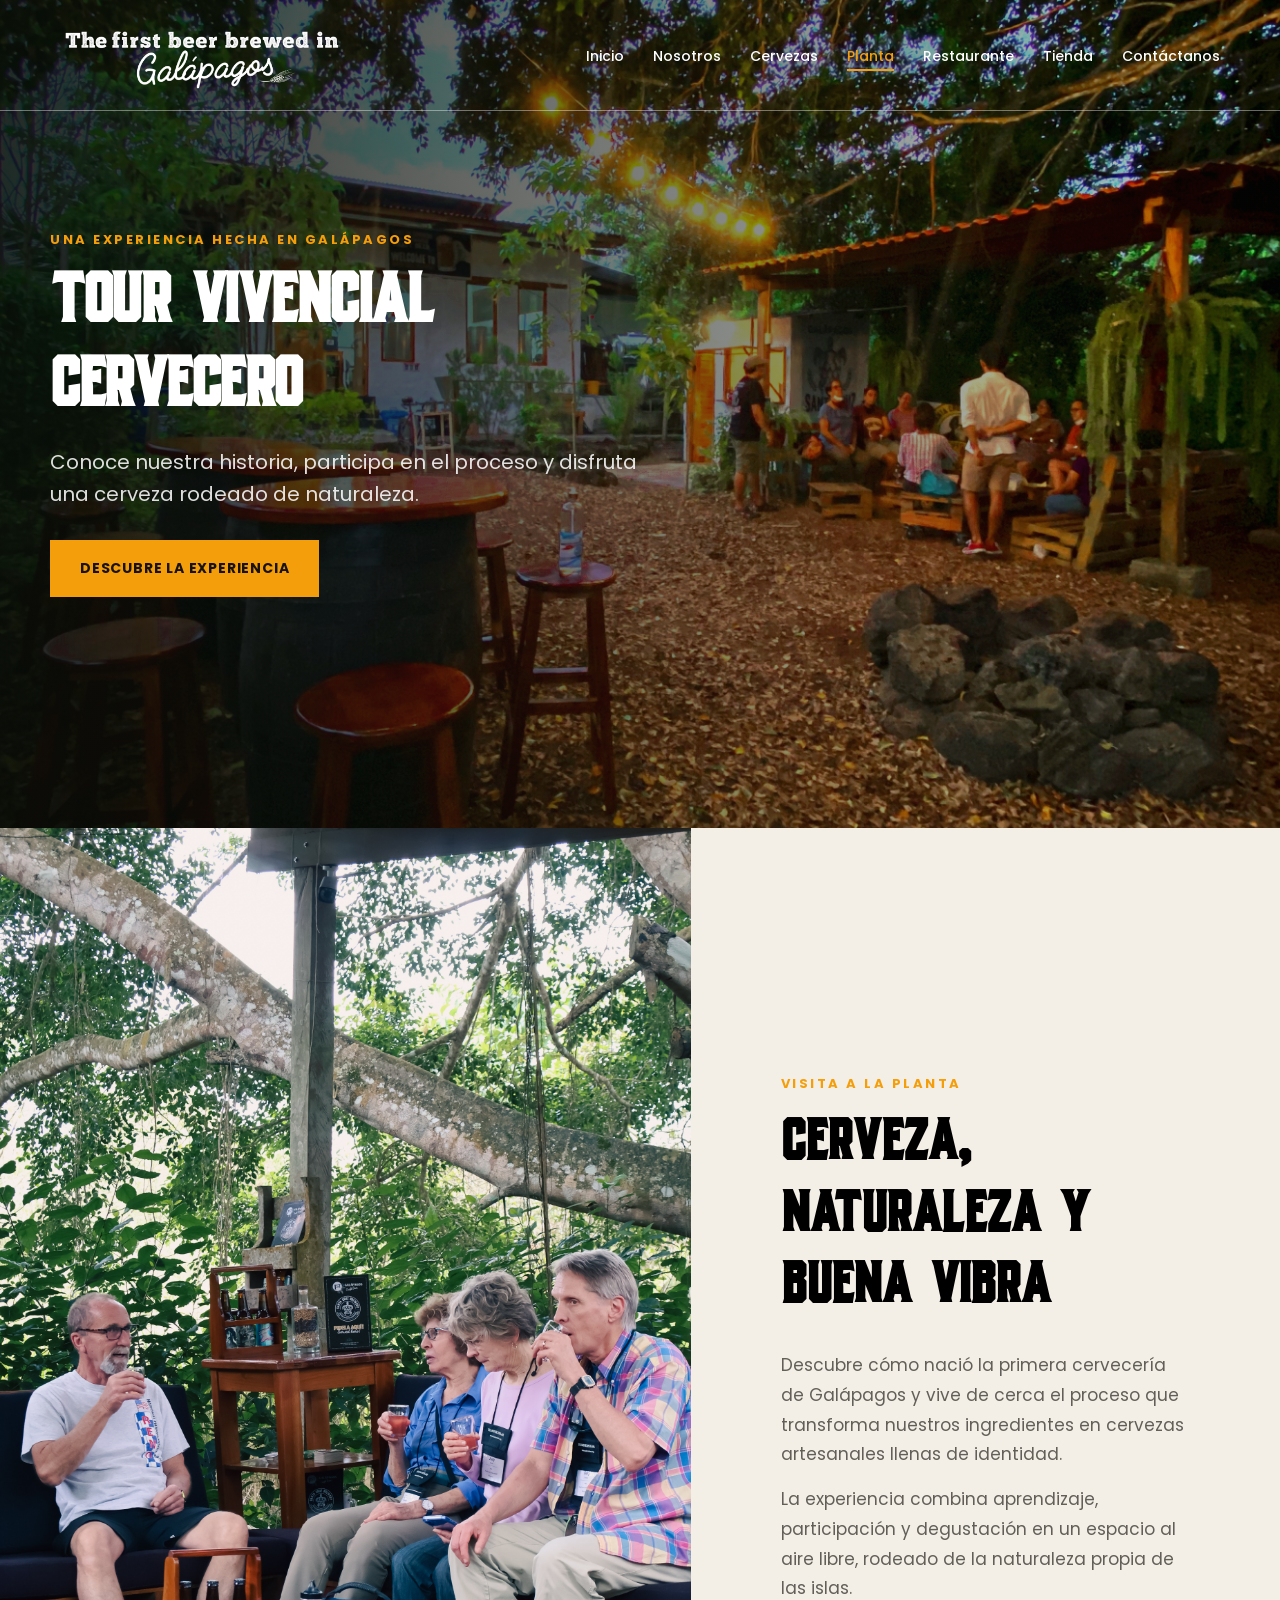
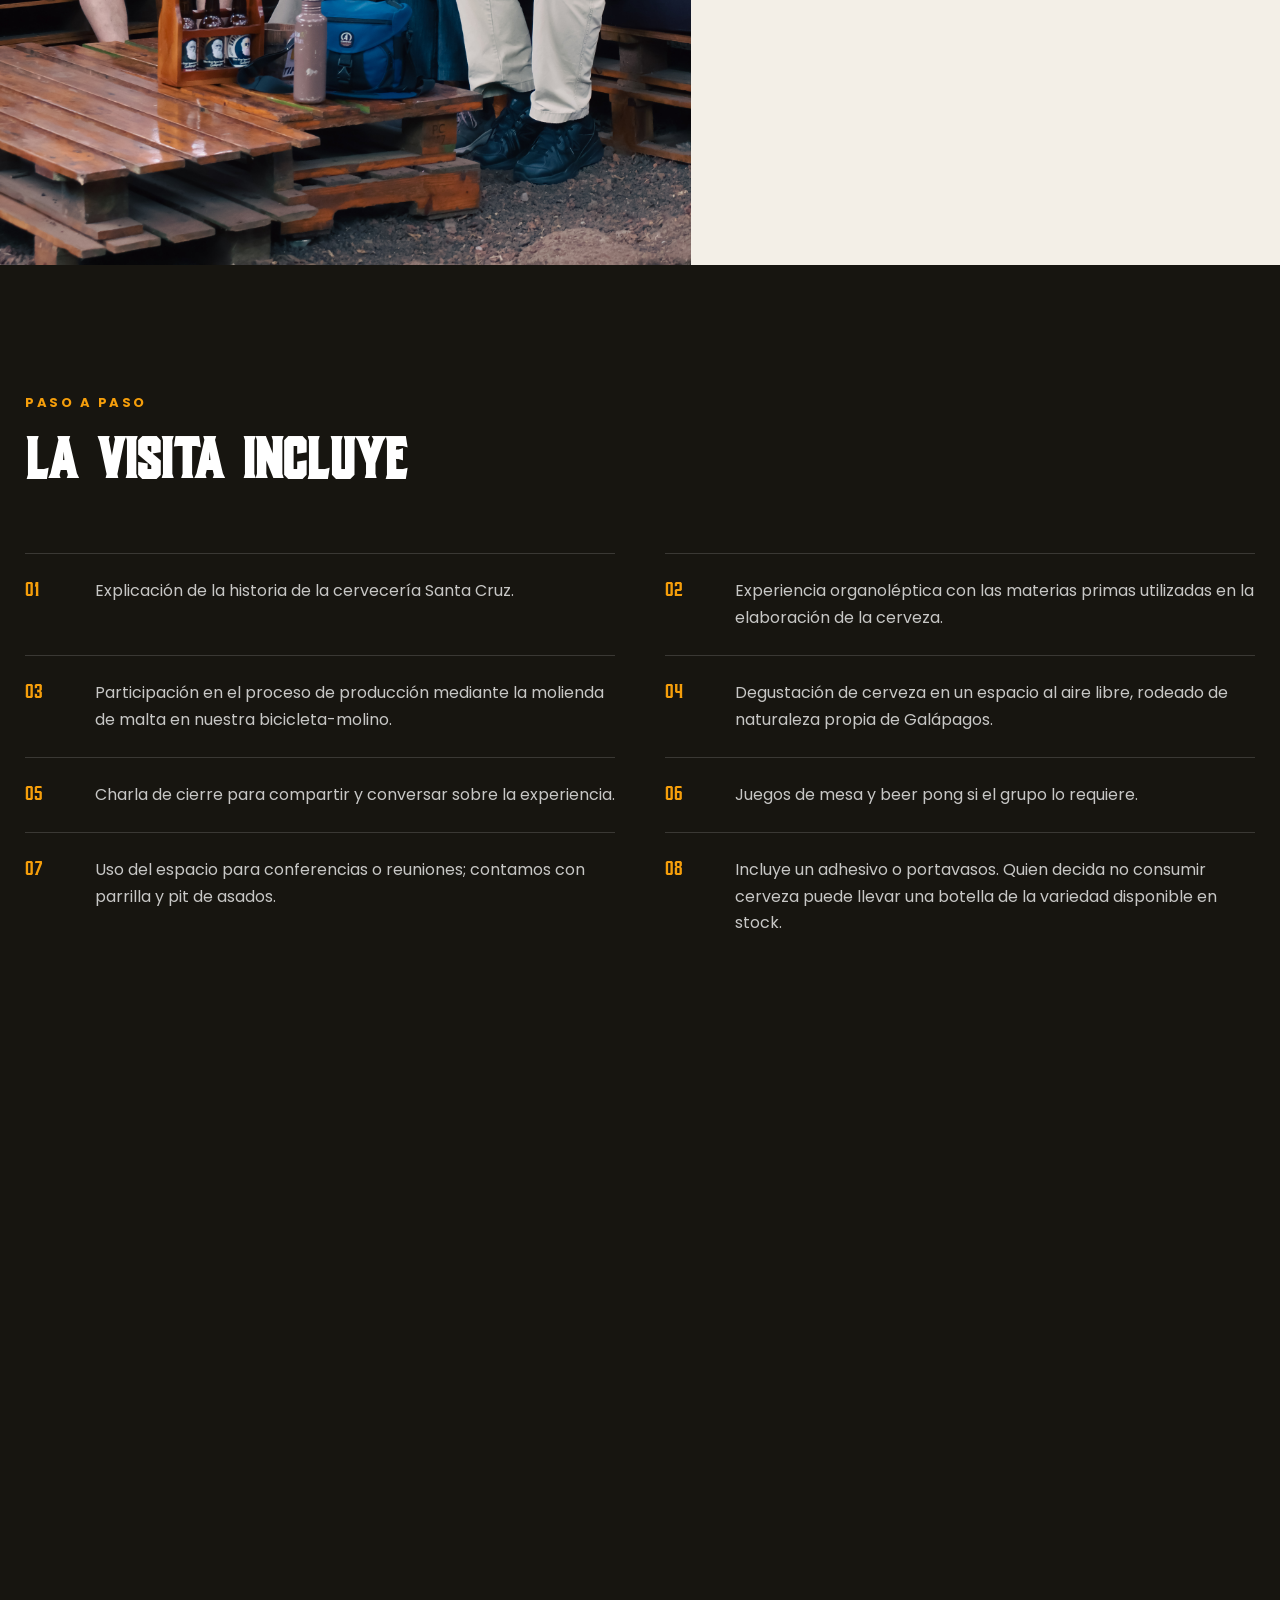
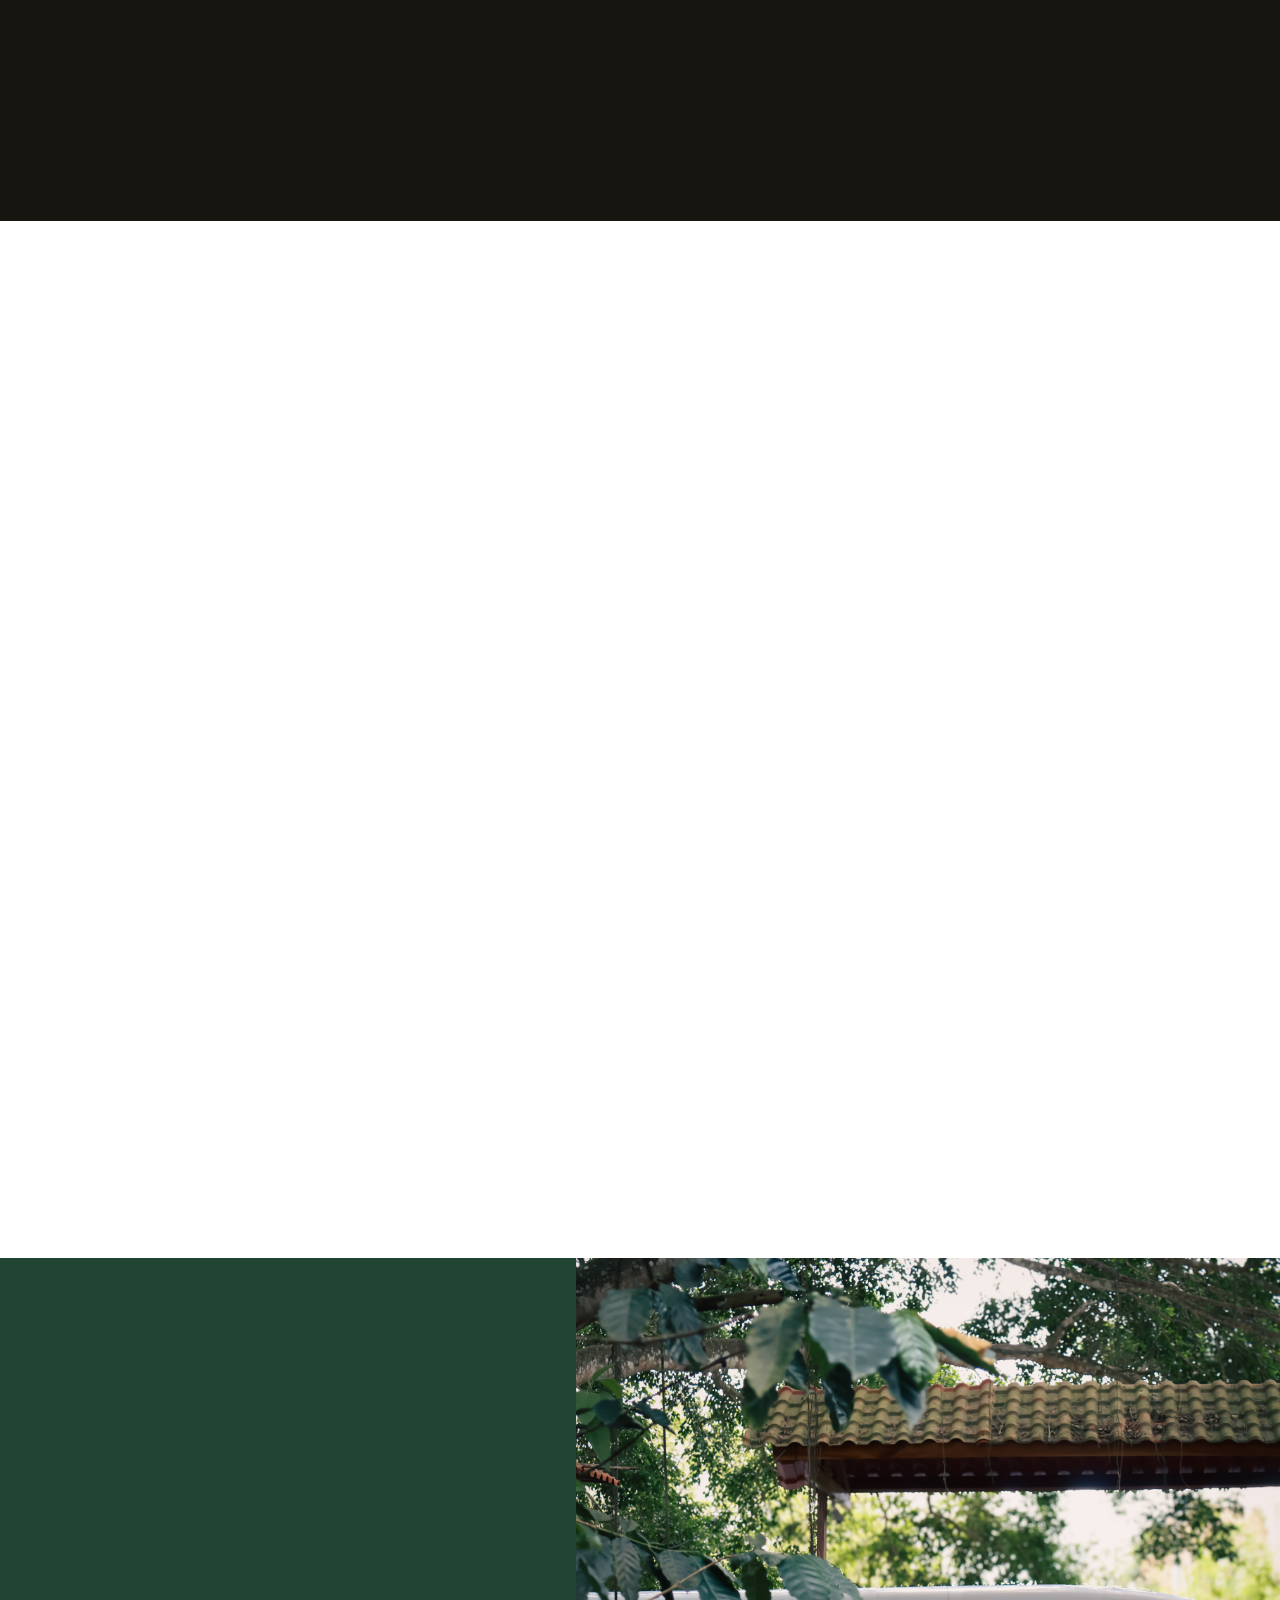
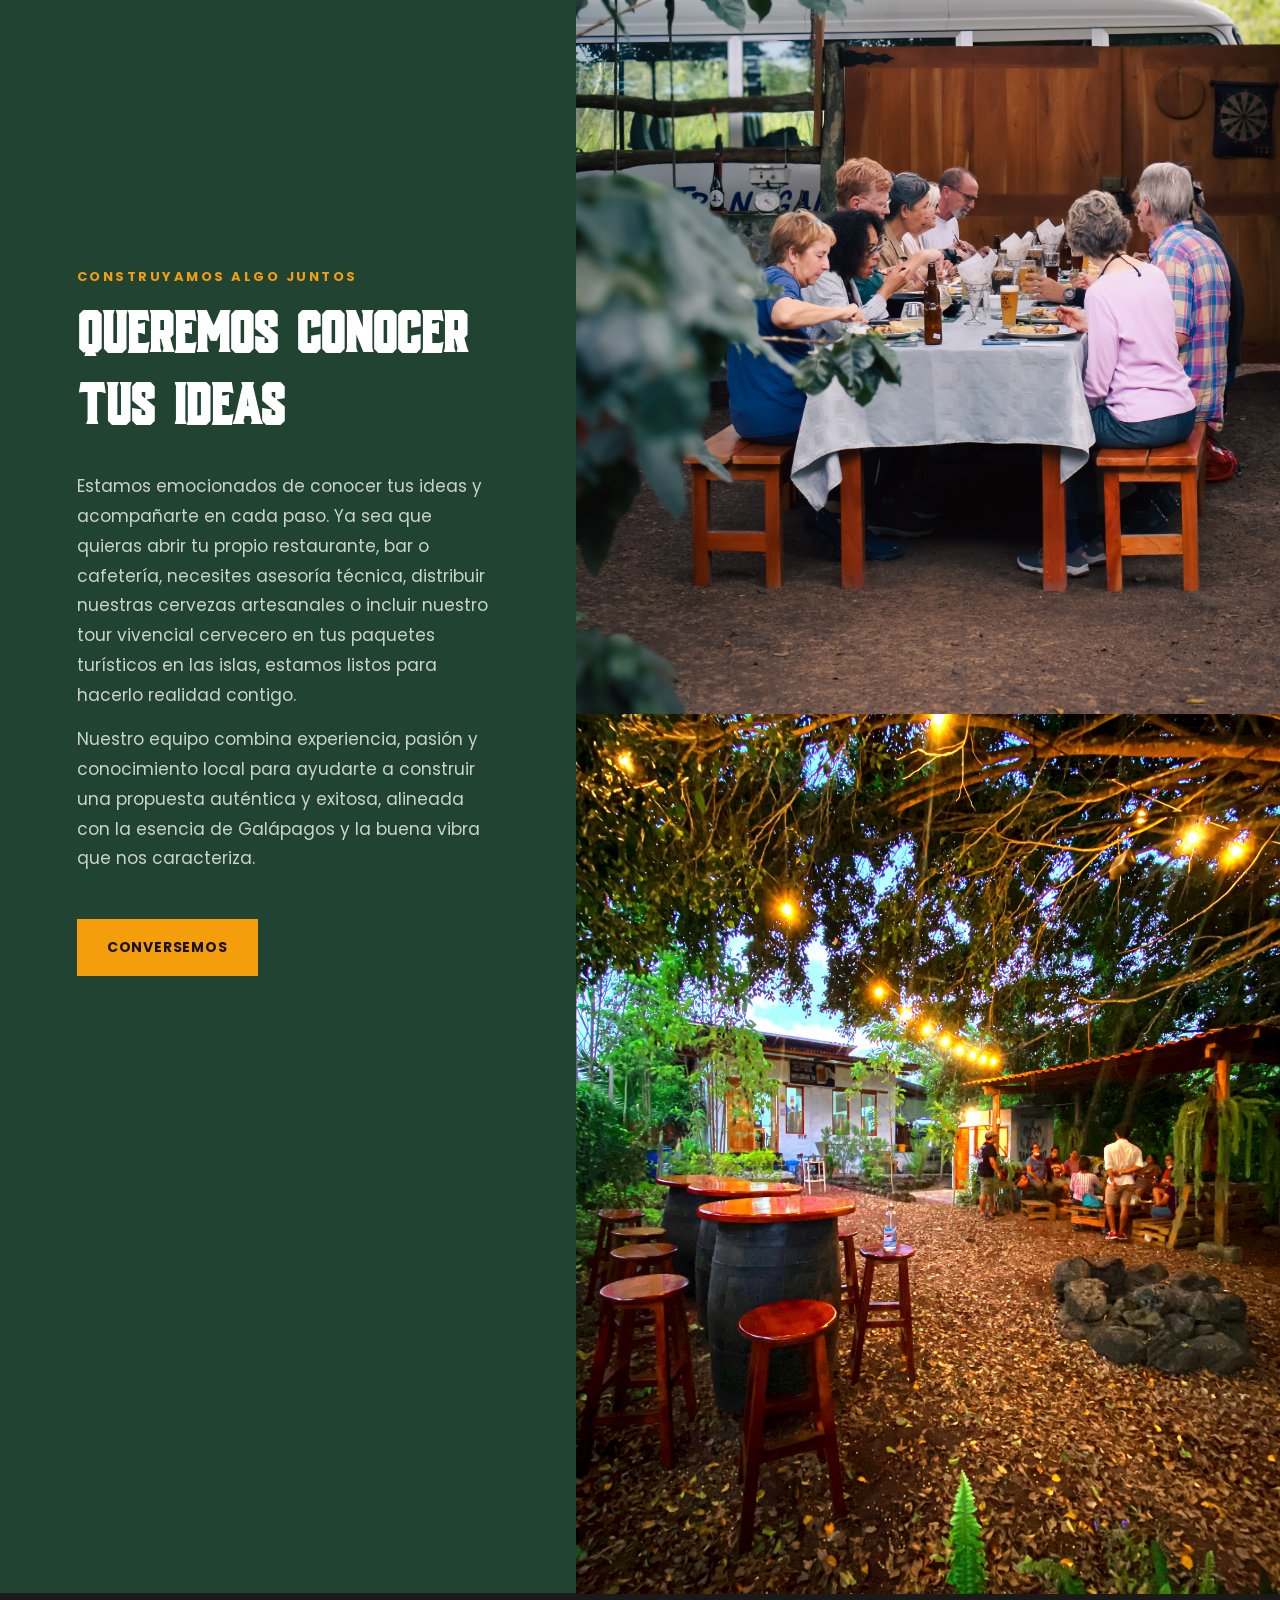
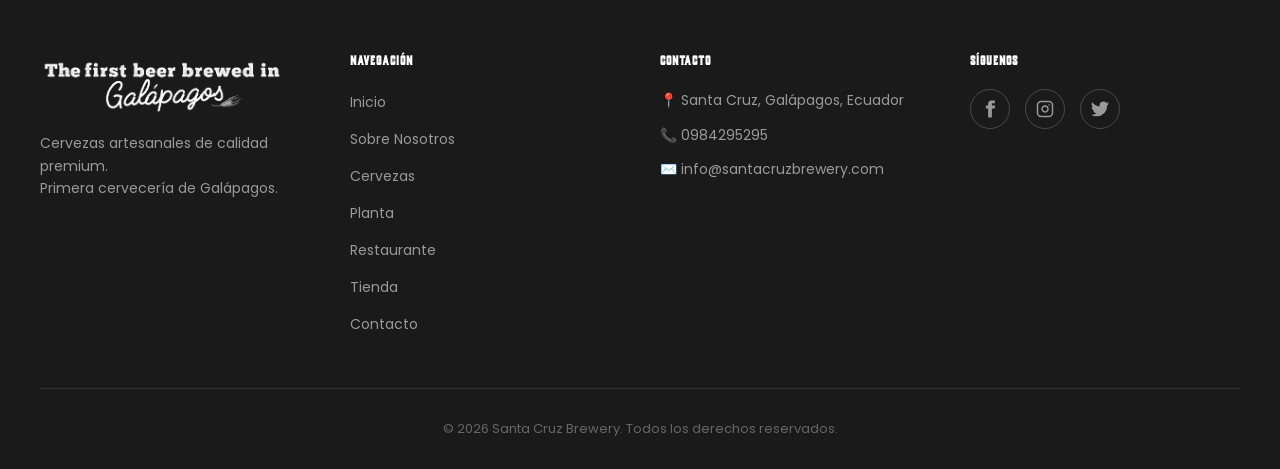
<file: planta.html>
<!DOCTYPE html>
<html lang="es">

<head>
    <meta charset="UTF-8">
    <meta name="viewport" content="width=device-width, initial-scale=1.0">
    <meta name="description"
        content="Vive el tour cervecero de Santa Cruz Brewery en Galápagos: historia, elaboración, degustación y experiencias para grupos.">
    <title>Visita a la Planta - Santa Cruz Brewery</title>
    <link href="https://fonts.googleapis.com/css2?family=Poppins:wght@300;400;500;600;700&amp;display=swap"
        rel="stylesheet">
    <link rel="stylesheet" href="styles.css">
    <script src="animations.js" defer></script>
    <script>
        window.addEventListener('scroll', function () {
            const header = document.querySelector('.header');
            const hero = document.querySelector('.hero-simple');
            const scrollY = window.scrollY;

            if (hero) {
                const opacity = 1 - (scrollY / hero.offsetHeight);
                hero.style.opacity = Math.max(0, opacity);
            }

            header.classList.toggle('scrolled', scrollY > 50);
        });

        document.addEventListener('DOMContentLoaded', function () {
            const menuToggle = document.querySelector('.menu-toggle');
            const menu = document.querySelector('.menu');

            if (menuToggle && menu) {
                menuToggle.addEventListener('click', function () {
                    menu.classList.toggle('active');
                    menuToggle.classList.toggle('active');
                    menuToggle.setAttribute('aria-expanded', menu.classList.contains('active'));
                });
            }
        });
    </script>
</head>

<body>
    <header class="header">
        <div class="container">
            <a href="index.html" class="logo">
                <img src="assets/images/firstwhite.png" alt="Santa Cruz Brewery" class="logo-img logo-img--dark">
                <img src="assets/images/First.png" alt="Santa Cruz Brewery" class="logo-img logo-img--light">
            </a>

            <nav class="menu">
                <a href="index.html">Inicio</a>
                <a href="sobre-nosotros.html">Nosotros</a>
                <a href="cervezas.html">Cervezas</a>
                <a href="planta.html" class="active">Planta</a>
                <a href="restaurante.html">Restaurante</a>
                <a href="tienda.html">Tienda</a>
                <a href="contacto.html">Contáctanos</a>
            </nav>

            <button class="menu-toggle" type="button" aria-label="Abrir menú" aria-expanded="false">
                <span></span>
                <span></span>
                <span></span>
            </button>
        </div>
    </header>

    <main>
        <section class="hero-simple plant-hero">
            <div class="hero-simple-content plant-hero-content">
                <span class="plant-eyebrow">Una experiencia hecha en Galápagos</span>
                <h1>Tour vivencial<br>cervecero</h1>
                <p>Conoce nuestra historia, participa en el proceso y disfruta una cerveza rodeado de naturaleza.</p>
                <a class="plant-hero-button" href="#incluye">Descubre la experiencia</a>
            </div>
        </section>

        <section class="plant-intro" aria-labelledby="visita-title">
            <div class="plant-intro-photo">
                <img src="assets/images/planta/planta1.jpg"
                    alt="Visitantes degustando cerveza en el espacio natural de la planta">
            </div>
            <div class="plant-intro-copy">
                <span class="plant-eyebrow">Visita a la planta</span>
                <h2 id="visita-title">Cerveza, naturaleza y buena vibra</h2>
                <p>Descubre cómo nació la primera cervecería de Galápagos y vive de cerca el proceso que transforma
                    nuestros ingredientes en cervezas artesanales llenas de identidad.</p>
                <p>La experiencia combina aprendizaje, participación y degustación en un espacio al aire libre,
                    rodeado de la naturaleza propia de las islas.</p>
            </div>
        </section>

        <section class="plant-includes" id="incluye" aria-labelledby="incluye-title">
            <div class="plant-section-heading">
                <span class="plant-eyebrow">Paso a paso</span>
                <h2 id="incluye-title">La visita incluye</h2>
            </div>

            <ol class="plant-includes-list">
                <li><span>01</span><p>Explicación de la historia de la cervecería Santa Cruz.</p></li>
                <li><span>02</span><p>Experiencia organoléptica con las materias primas utilizadas en la elaboración de la cerveza.</p></li>
                <li><span>03</span><p>Participación en el proceso de producción mediante la molienda de malta en nuestra bicicleta-molino.</p></li>
                <li><span>04</span><p>Degustación de cerveza en un espacio al aire libre, rodeado de naturaleza propia de Galápagos.</p></li>
                <li><span>05</span><p>Charla de cierre para compartir y conversar sobre la experiencia.</p></li>
                <li><span>06</span><p>Juegos de mesa y beer pong si el grupo lo requiere.</p></li>
                <li><span>07</span><p>Uso del espacio para conferencias o reuniones; contamos con parrilla y pit de asados.</p></li>
                <li><span>08</span><p>Incluye un adhesivo o portavasos. Quien decida no consumir cerveza puede llevar una botella de la variedad disponible en stock.</p></li>
            </ol>

            <div class="plant-gallery" aria-label="Momentos del tour cervecero">
                <figure class="plant-gallery-item plant-gallery-item--wide">
                    <img src="assets/images/planta/planta2.jpg" alt="Explicación del tour a un grupo de visitantes"
                        loading="lazy">
                </figure>
                <figure class="plant-gallery-item">
                    <img src="assets/images/planta/planta5.jpg" alt="Visitantes con cervezas Santa Cruz Brewery"
                        loading="lazy">
                </figure>
                <figure class="plant-gallery-item">
                    <img src="assets/images/planta/planta7.jpg" alt="Grupo al finalizar el tour cervecero"
                        loading="lazy">
                </figure>
            </div>
        </section>

        <section class="plant-agencies" aria-labelledby="agencias-title">
            <div class="plant-agencies-photo">
                <img src="assets/images/planta/planta3.jpg"
                    alt="Grupo disfrutando un almuerzo al aire libre después del tour" loading="lazy">
            </div>
            <div class="plant-agencies-content">
                <span class="plant-eyebrow">Agencias y operadoras de turismo</span>
                <h2 id="agencias-title">Experiencias para grupos</h2>
                <p>También ofrecemos alternativas especiales para integrar el tour en itinerarios y paquetes
                    turísticos:</p>
                <div class="plant-package-list">
                    <div class="plant-package"><span>01</span><strong>Tour vivencial + almuerzo</strong></div>
                    <div class="plant-package"><span>02</span><strong>Tour vivencial + maridaje</strong></div>
                </div>
                <a class="plant-action-button"
                    href="contacto.html?tipo=tour-cervecero#formulario-contacto">Solicitar información</a>
            </div>
        </section>

        <section class="plant-flexibility" aria-labelledby="ideas-title">
            <div class="plant-flexibility-copy">
                <span class="plant-eyebrow">Construyamos algo juntos</span>
                <h2 id="ideas-title">Queremos conocer tus ideas</h2>
                <p>Estamos emocionados de conocer tus ideas y acompañarte en cada paso. Ya sea que quieras abrir tu
                    propio restaurante, bar o cafetería, necesites asesoría técnica, distribuir nuestras cervezas
                    artesanales o incluir nuestro tour vivencial cervecero en tus paquetes turísticos en las islas,
                    estamos listos para hacerlo realidad contigo.</p>
                <p>Nuestro equipo combina experiencia, pasión y conocimiento local para ayudarte a construir una
                    propuesta auténtica y exitosa, alineada con la esencia de Galápagos y la buena vibra que nos
                    caracteriza.</p>
                <a class="plant-action-button plant-action-button--light"
                    href="contacto.html?tipo=otra#formulario-contacto">Conversemos</a>
            </div>
            <div class="plant-flexibility-photos">
                <img src="assets/images/planta/planta4.jpg" alt="Almuerzo de grupo bajo los árboles" loading="lazy">
                <img src="assets/images/planta/planta6.jpg" alt="Espacio natural de la planta al atardecer"
                    loading="lazy">
            </div>
        </section>
    </main>

    <footer class="footer">
        <div class="footer-container">
            <div class="footer-brand">
                <img src="assets/images/firstwhite.png" alt="Santa Cruz Brewery"
                    style="height:60px; margin-bottom:12px;">
                <p>Cervezas artesanales de calidad premium.<br>Primera cervecería de Galápagos.</p>
            </div>
            <div class="footer-links">
                <h4>Navegación</h4>
                <ul>
                    <li><a href="index.html">Inicio</a></li>
                    <li><a href="sobre-nosotros.html">Sobre Nosotros</a></li>
                    <li><a href="cervezas.html">Cervezas</a></li>
                    <li><a href="planta.html">Planta</a></li>
                    <li><a href="restaurante.html">Restaurante</a></li>
                    <li><a href="tienda.html">Tienda</a></li>
                    <li><a href="contacto.html">Contacto</a></li>
                </ul>
            </div>
            <div class="footer-contact">
                <h4>Contacto</h4>
                <ul>
                    <li>📍 Santa Cruz, Galápagos, Ecuador</li>
                    <li>📞 0984295295</li>
                    <li>✉️ info@santacruzbrewery.com</li>
                </ul>
            </div>
            <div class="footer-social">
                <h4>Síguenos</h4>
                <div class="social-icons">
                    <a href="#" aria-label="Facebook"><svg xmlns="http://www.w3.org/2000/svg" width="20" height="20"
                            viewBox="0 0 24 24" fill="currentColor">
                            <path d="M18.77,7.46H14.5v-1.9c0-.9.6-1.1,1-1.1h3V.5h-4.33C10.24.5,9.5,3.44,9.5,5.32v2.15h-3v4h3v12h5v-12h3.85l.42-4Z" />
                        </svg></a>
                    <a href="#" aria-label="Instagram"><svg xmlns="http://www.w3.org/2000/svg" width="20" height="20"
                            viewBox="0 0 24 24" fill="none" stroke="currentColor" stroke-width="2"
                            stroke-linecap="round" stroke-linejoin="round">
                            <rect x="2" y="2" width="20" height="20" rx="5" ry="5" />
                            <path d="M16 11.37A4 4 0 1 1 12.63 8 4 4 0 0 1 16 11.37z" />
                            <line x1="17.5" y1="6.5" x2="17.51" y2="6.5" />
                        </svg></a>
                    <a href="#" aria-label="Twitter"><svg xmlns="http://www.w3.org/2000/svg" width="20" height="20"
                            viewBox="0 0 24 24" fill="currentColor">
                            <path d="M23.95,4.57a10,10,0,0,1-2.82.77,4.96,4.96,0,0,0,2.16-2.72,9.9,9.9,0,0,1-3.12,1.19,4.92,4.92,0,0,0-8.39,4.88A14,14,0,0,1,1.64,3.16,4.92,4.92,0,0,0,3.2,9.72,4.86,4.86,0,0,1,.96,9.11v.06a4.93,4.93,0,0,0,3.95,4.83,4.86,4.86,0,0,1-2.22.08,4.93,4.93,0,0,0,4.6,3.42A9.87,9.87,0,0,1,0,19.54a13.94,13.94,0,0,0,7.55,2.21A13.9,13.9,0,0,0,21.56,7.67c0-.21,0-.42,0-.63A10,10,0,0,0,24,4.59Z" />
                        </svg></a>
                </div>
            </div>
        </div>
        <div class="footer-bottom">
            <p>&copy; 2026 Santa Cruz Brewery. Todos los derechos reservados.</p>
        </div>
    </footer>
</body>

</html>
</file>
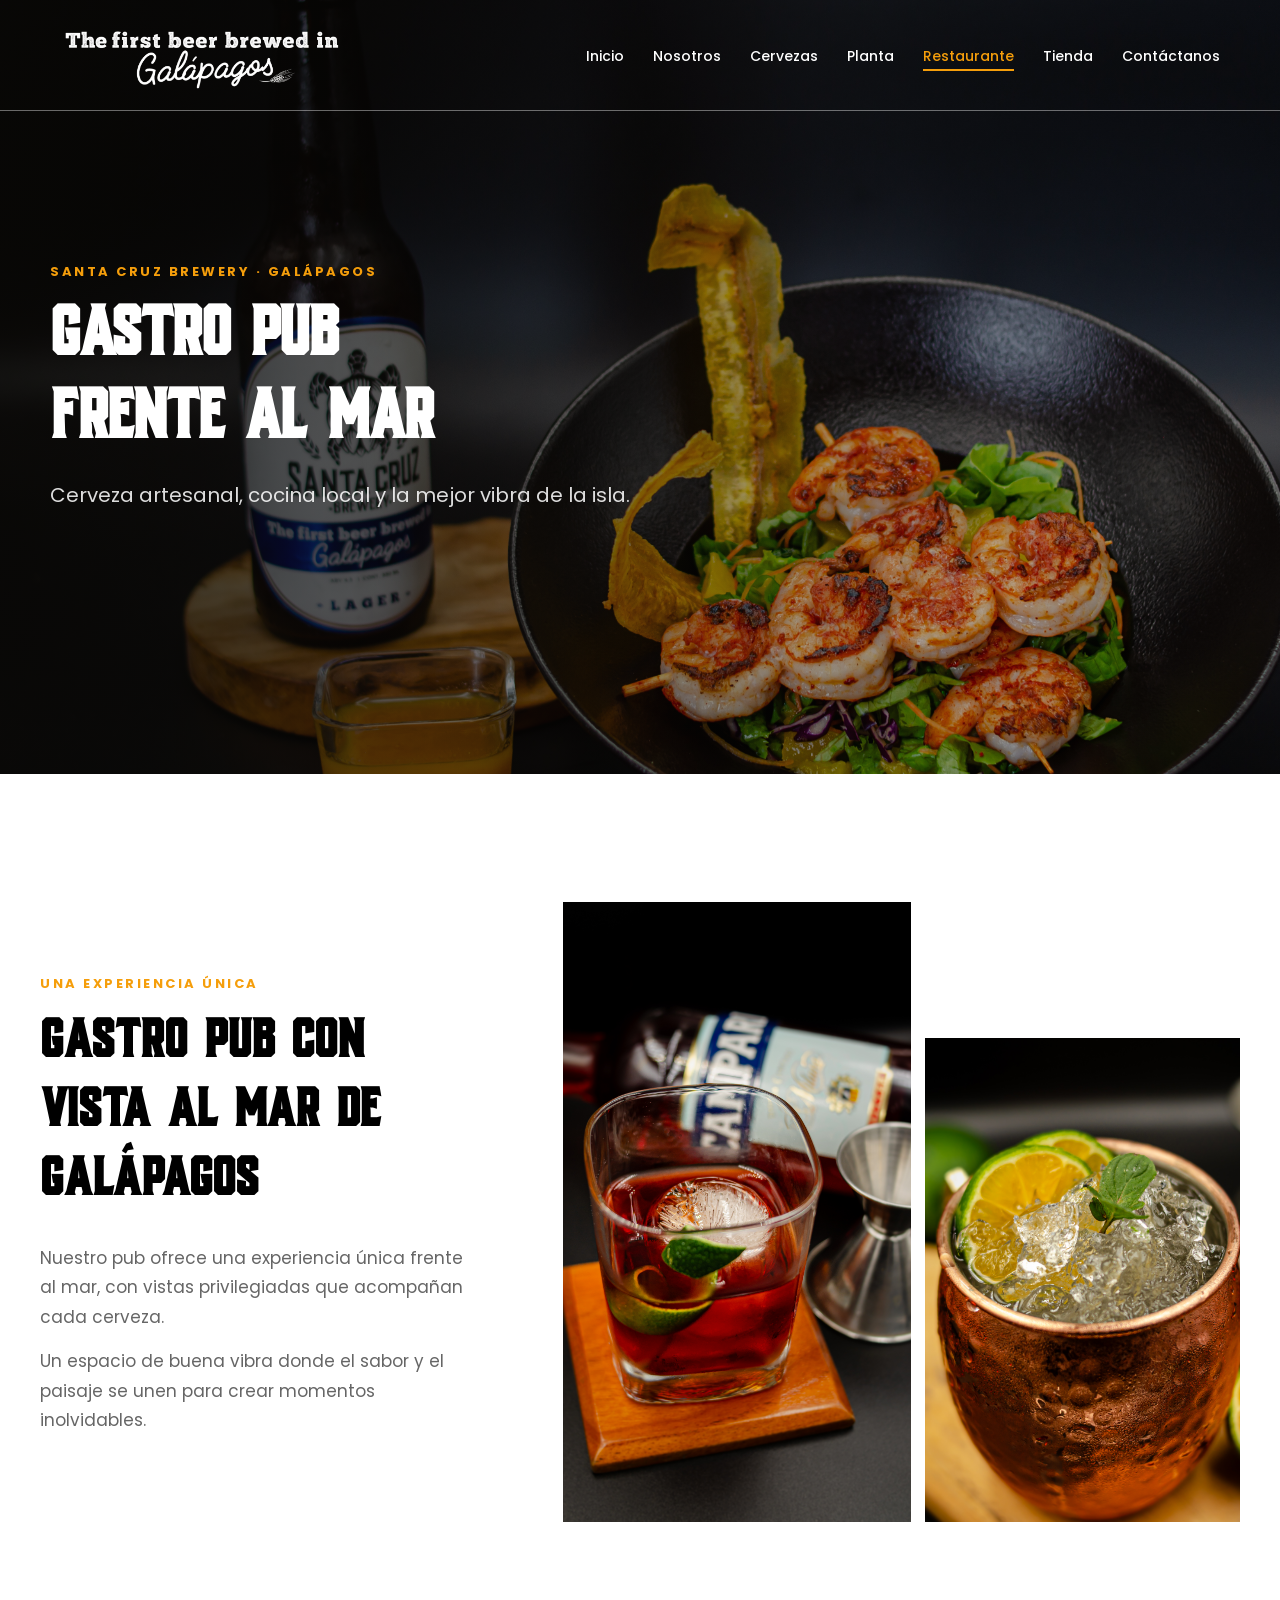
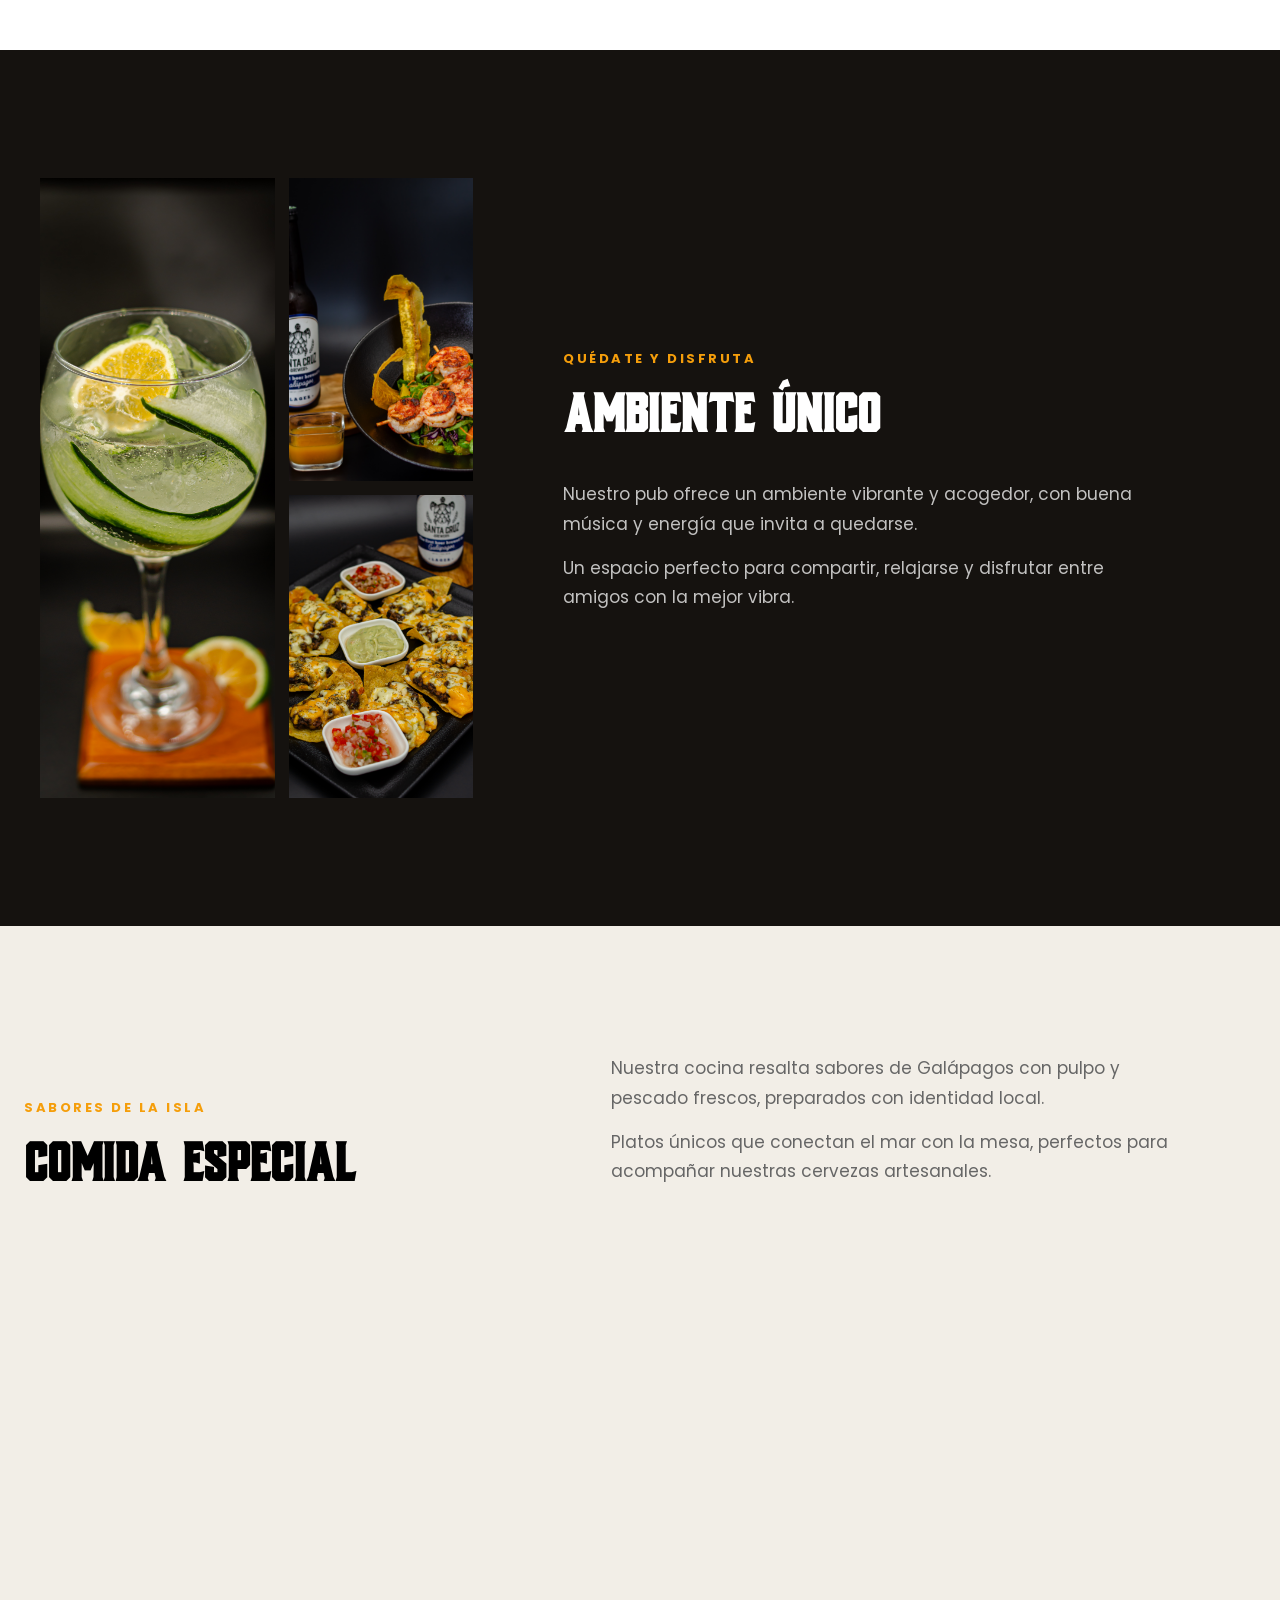
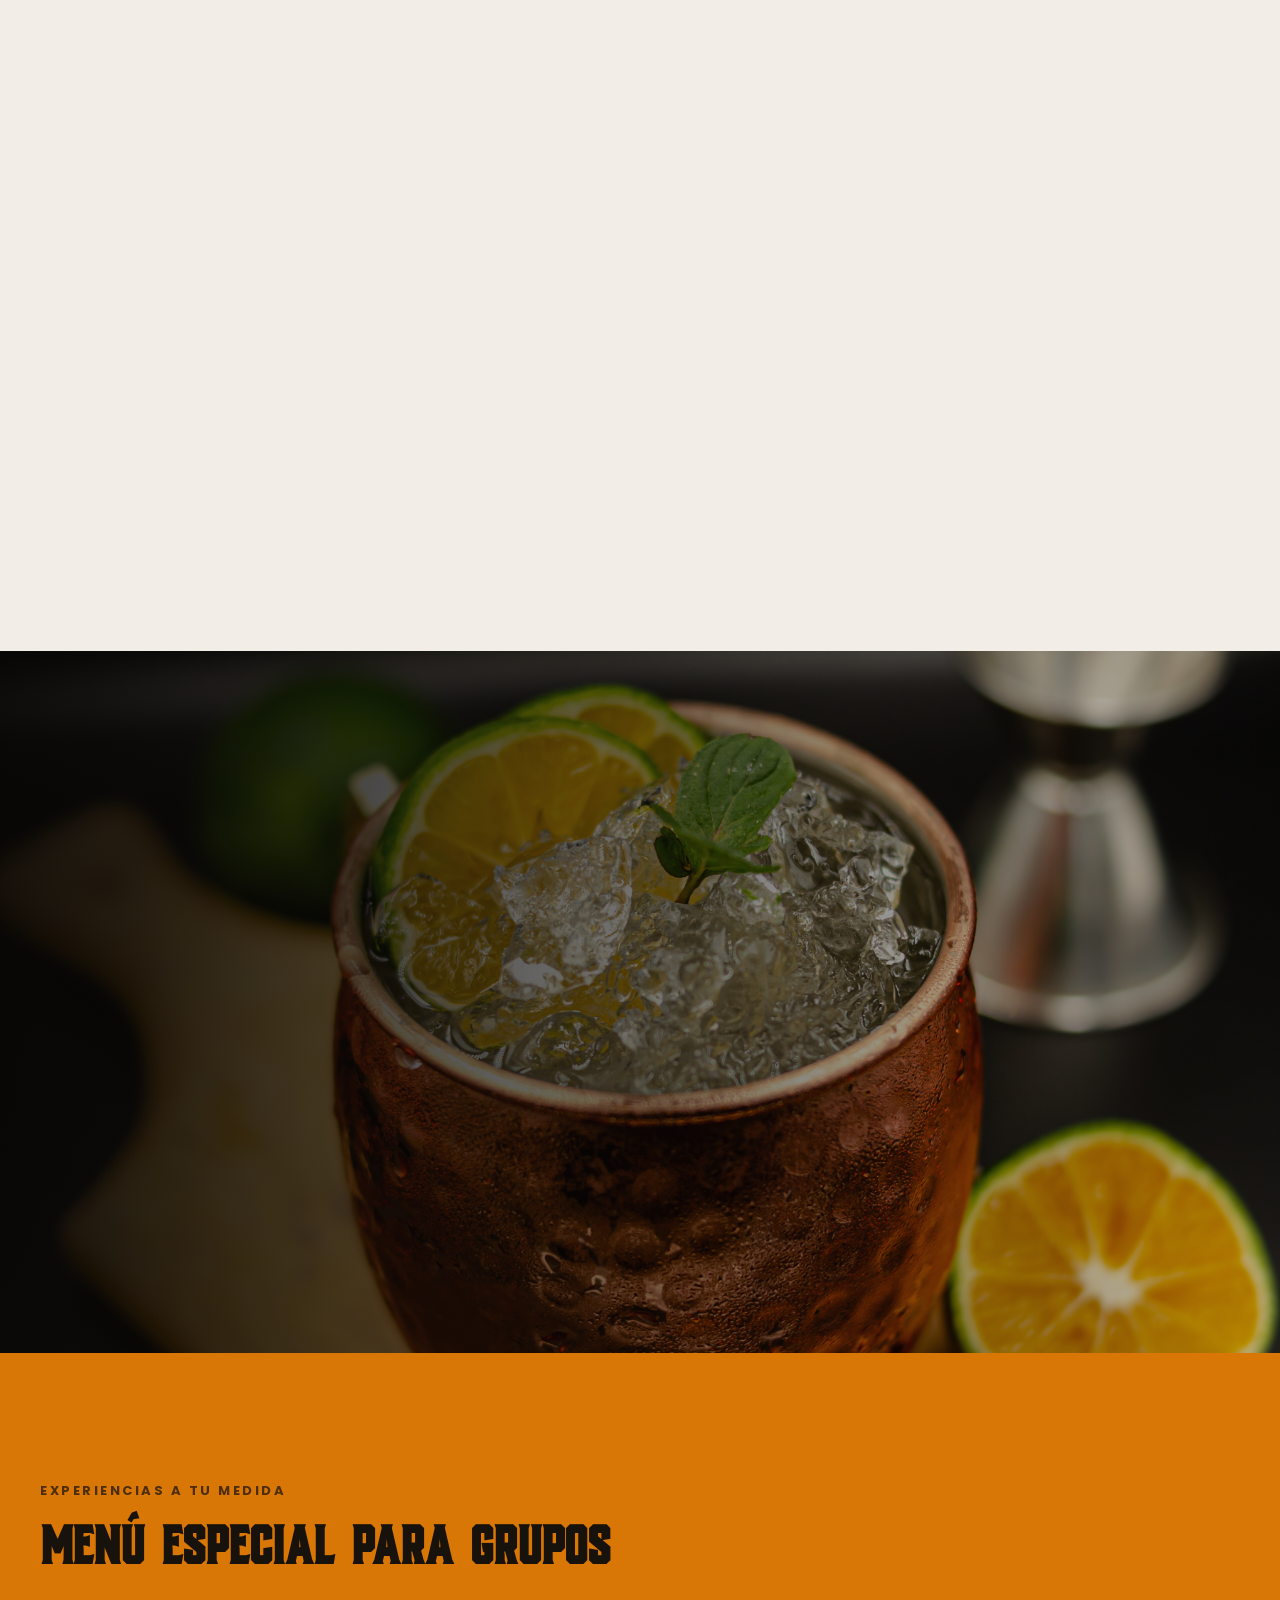
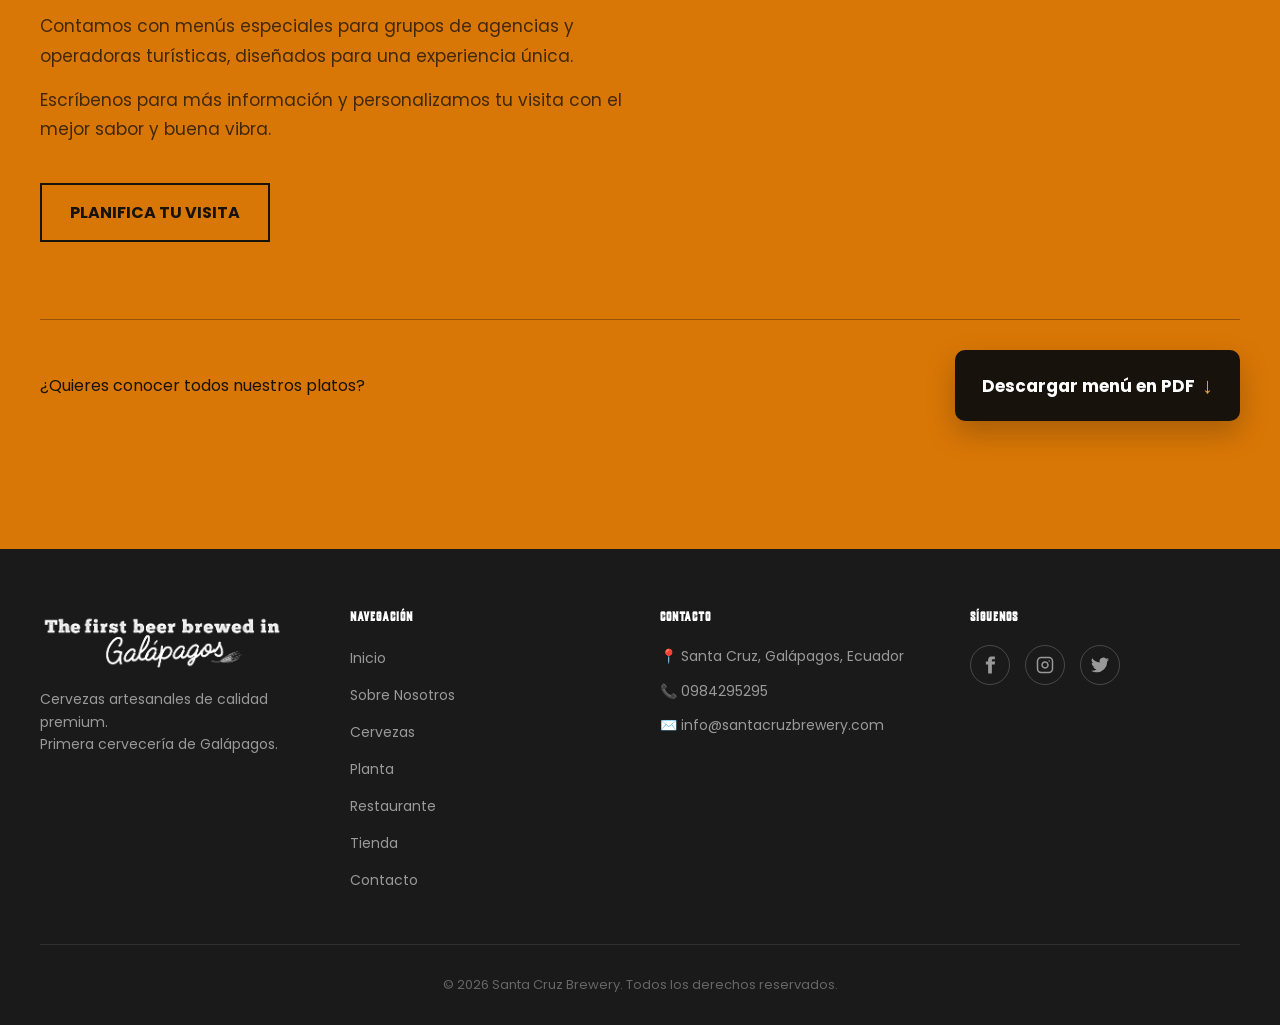
<file: restaurante.html>
<!DOCTYPE html>
<html lang="es">

<head>
    <meta charset="UTF-8">
    <meta name="viewport" content="width=device-width, initial-scale=1.0">
    <title>Restaurante - Santa Cruz Brewery</title>
    <link href="https://fonts.googleapis.com/css2?family=Poppins:wght@300;400;500;600;700&amp;display=swap"
        rel="stylesheet">
    <link rel="stylesheet" href="styles.css">
    <script src="animations.js" defer></script>
    <script>
        window.addEventListener('scroll', function () {
            const header = document.querySelector('.header');
            const hero = document.querySelector('.hero-simple');
            const scrollY = window.scrollY;
            if (hero) {
                const heroHeight = hero.offsetHeight;
                const opacity = 1 - (scrollY / heroHeight);
                hero.style.opacity = Math.max(0, opacity);
            }
            if (scrollY > 50) {
                header.classList.add('scrolled');
            } else {
                header.classList.remove('scrolled');
            }
        });

        document.addEventListener('DOMContentLoaded', function () {
            const menuToggle = document.querySelector('.menu-toggle');
            const menu = document.querySelector('.menu');
            if (menuToggle && menu) {
                menuToggle.addEventListener('click', function () {
                    menu.classList.toggle('active');
                    menuToggle.classList.toggle('active');
                    menuToggle.setAttribute('aria-expanded', menu.classList.contains('active'));
                });
            }
        });
    </script>
</head>

<body>

    <header class="header">
        <div class="container">
            <a href="index.html" class="logo">
                <img src="assets/images/firstwhite.png" alt="Santa Cruz Brewery" class="logo-img logo-img--dark">
                <img src="assets/images/First.png" alt="Santa Cruz Brewery" class="logo-img logo-img--light">
            </a>

            <nav class="menu">
                <a href="index.html">Inicio</a>
                <a href="sobre-nosotros.html">Nosotros</a>
                <a href="cervezas.html">Cervezas</a>
                <a href="planta.html">Planta</a>
                <a href="restaurante.html" class="active">Restaurante</a>
                <a href="tienda.html">Tienda</a>
                <a href="contacto.html">Contáctanos</a>
            </nav>

            <button class="menu-toggle" type="button" aria-label="Abrir menú" aria-expanded="false">
                <span></span>
                <span></span>
                <span></span>
            </button>
        </div>
    </header>

    <main>
        <section class="hero-simple restaurant-hero">
            <div class="hero-simple-content restaurant-hero-content">
                <span class="restaurant-eyebrow">Santa Cruz Brewery · Galápagos</span>
                <h1>Gastro Pub<br>frente al mar</h1>
                <p>Cerveza artesanal, cocina local y la mejor vibra de la isla.</p>
            </div>
        </section>

        <section class="restaurant-story" aria-labelledby="vista-mar-title">
            <div class="restaurant-copy">
                <span class="restaurant-eyebrow">Una experiencia única</span>
                <h2 id="vista-mar-title">Gastro Pub con vista al mar de Galápagos</h2>
                <p>Nuestro pub ofrece una experiencia única frente al mar, con vistas privilegiadas que acompañan
                    cada cerveza.</p>
                <p>Un espacio de buena vibra donde el sabor y el paisaje se unen para crear momentos inolvidables.</p>
            </div>
            <div class="restaurant-collage restaurant-collage--two">
                <figure class="restaurant-photo restaurant-photo--tall">
                    <img src="assets/images/restaurante/res11.jpg" alt="Coctel de frutos rojos con limón"
                        loading="lazy">
                </figure>
                <figure class="restaurant-photo">
                    <img src="assets/images/restaurante/res10.jpg" alt="Coctel servido en taza de cobre"
                        loading="lazy">
                </figure>
            </div>
        </section>

        <section class="restaurant-story restaurant-story--reverse restaurant-story--dark"
            aria-labelledby="ambiente-title">
            <div class="restaurant-copy">
                <span class="restaurant-eyebrow">Quédate y disfruta</span>
                <h2 id="ambiente-title">Ambiente único</h2>
                <p>Nuestro pub ofrece un ambiente vibrante y acogedor, con buena música y energía que invita a
                    quedarse.</p>
                <p>Un espacio perfecto para compartir, relajarse y disfrutar entre amigos con la mejor vibra.</p>
            </div>
            <div class="restaurant-collage restaurant-collage--three">
                <figure class="restaurant-photo restaurant-photo--wide">
                    <img src="assets/images/restaurante/res9.jpg" alt="Coctel fresco con pepino y limón"
                        loading="lazy">
                </figure>
                <figure class="restaurant-photo">
                    <img src="assets/images/restaurante/res4.jpg" alt="Cerveza artesanal junto a un plato del pub"
                        loading="lazy">
                </figure>
                <figure class="restaurant-photo">
                    <img src="assets/images/restaurante/res8.jpg" alt="Nachos acompañados de cerveza artesanal"
                        loading="lazy">
                </figure>
            </div>
        </section>

        <section class="restaurant-food" aria-labelledby="comida-title">
            <div class="restaurant-food-heading">
                <div>
                    <span class="restaurant-eyebrow">Sabores de la isla</span>
                    <h2 id="comida-title">Comida especial</h2>
                </div>
                <div class="restaurant-food-copy">
                    <p>Nuestra cocina resalta sabores de Galápagos con pulpo y pescado frescos, preparados con
                        identidad local.</p>
                    <p>Platos únicos que conectan el mar con la mesa, perfectos para acompañar nuestras cervezas
                        artesanales.</p>
                </div>
            </div>

            <div class="restaurant-food-gallery">
                <figure class="food-photo food-photo--large">
                    <img src="assets/images/restaurante/res5.jpg" alt="Selección de platos para compartir"
                        loading="lazy">
                </figure>
                <figure class="food-photo">
                    <img src="assets/images/restaurante/res1.jpg" alt="Tabla con carnes, camarones y tortillas"
                        loading="lazy">
                </figure>
                <figure class="food-photo food-photo--wide">
                    <img src="assets/images/restaurante/res6.jpg" alt="Hamburguesa con papas y cerveza artesanal"
                        loading="lazy">
                </figure>
                <figure class="food-photo">
                    <img src="assets/images/restaurante/res2.jpg" alt="Plato de mariscos con acompañamientos"
                        loading="lazy">
                </figure>
                <figure class="food-photo">
                    <img src="assets/images/restaurante/res3.jpg" alt="Brochetas de camarón con ensalada"
                        loading="lazy">
                </figure>
                <figure class="food-photo food-photo--wide">
                    <img src="assets/images/restaurante/res7.jpg" alt="Alitas glaseadas con papas y salsas"
                        loading="lazy">
                </figure>
            </div>
        </section>

        <section class="restaurant-music" aria-labelledby="musica-title">
            <div class="restaurant-music-content">
                <span class="restaurant-eyebrow">Noches con ritmo</span>
                <h2 id="musica-title">Música en vivo</h2>
                <p>Disfruta de música en vivo que llena el ambiente de energía y conecta a todos en cada noche.</p>
                <p>Bandas y artistas crean el ritmo perfecto para acompañar nuestras cervezas y buena vibra.</p>
            </div>
        </section>

        <section class="restaurant-groups" aria-labelledby="grupos-title">
            <div class="restaurant-groups-content">
                <span class="restaurant-eyebrow">Experiencias a tu medida</span>
                <h2 id="grupos-title">Menú especial para grupos</h2>
                <p>Contamos con menús especiales para grupos de agencias y operadoras turísticas, diseñados para una
                    experiencia única.</p>
                <p>Escríbenos para más información y personalizamos tu visita con el mejor sabor y buena vibra.</p>
                <a class="restaurant-contact-button" href="contacto.html">Planifica tu visita</a>
            </div>
            <div class="restaurant-menu-download">
                <span>¿Quieres conocer todos nuestros platos?</span>
                <a href="assets/pdf/menu.pdf" download>Descargar menú en PDF <span aria-hidden="true">↓</span></a>
            </div>
        </section>
    </main>

    <footer class="footer">
        <div class="footer-container">
            <div class="footer-brand">
                <img src="assets/images/firstwhite.png" alt="Santa Cruz Brewery"
                    style="height:60px; margin-bottom:12px;">
                <p>Cervezas artesanales de calidad premium.<br>Primera cervecería de Galápagos.</p>
            </div>
            <div class="footer-links">
                <h4>Navegación</h4>
                <ul>
                    <li><a href="index.html">Inicio</a></li>
                    <li><a href="sobre-nosotros.html">Sobre Nosotros</a></li>
                    <li><a href="cervezas.html">Cervezas</a></li>
                    <li><a href="planta.html">Planta</a></li>
                    <li><a href="restaurante.html">Restaurante</a></li>
                    <li><a href="tienda.html">Tienda</a></li>
                    <li><a href="contacto.html">Contacto</a></li>
                </ul>
            </div>
            <div class="footer-contact">
                <h4>Contacto</h4>
                <ul>
                    <li>📍 Santa Cruz, Galápagos, Ecuador</li>
                    <li>📞 0984295295</li>
                    <li>✉️ info@santacruzbrewery.com</li>
                </ul>
            </div>
            <div class="footer-social">
                <h4>Síguenos</h4>
                <div class="social-icons">
                    <a href="#" aria-label="Facebook"><svg xmlns="http://www.w3.org/2000/svg" width="20" height="20"
                            viewBox="0 0 24 24" fill="currentColor">
                            <path
                                d="M18.77,7.46H14.5v-1.9c0-.9.6-1.1,1-1.1h3V.5h-4.33C10.24.5,9.5,3.44,9.5,5.32v2.15h-3v4h3v12h5v-12h3.85l.42-4Z" />
                        </svg></a>
                    <a href="#" aria-label="Instagram"><svg xmlns="http://www.w3.org/2000/svg" width="20" height="20"
                            viewBox="0 0 24 24" fill="none" stroke="currentColor" stroke-width="2"
                            stroke-linecap="round" stroke-linejoin="round">
                            <rect x="2" y="2" width="20" height="20" rx="5" ry="5" />
                            <path d="M16 11.37A4 4 0 1 1 12.63 8 4 4 0 0 1 16 11.37z" />
                            <line x1="17.5" y1="6.5" x2="17.51" y2="6.5" />
                        </svg></a>
                    <a href="#" aria-label="Twitter"><svg xmlns="http://www.w3.org/2000/svg" width="20" height="20"
                            viewBox="0 0 24 24" fill="currentColor">
                            <path
                                d="M23.95,4.57a10,10,0,0,1-2.82.77,4.96,4.96,0,0,0,2.16-2.72,9.9,9.9,0,0,1-3.12,1.19,4.92,4.92,0,0,0-8.39,4.88A14,14,0,0,1,1.64,3.16,4.92,4.92,0,0,0,3.2,9.72,4.86,4.86,0,0,1,.96,9.11v.06a4.93,4.93,0,0,0,3.95,4.83,4.86,4.86,0,0,1-2.22.08,4.93,4.93,0,0,0,4.6,3.42A9.87,9.87,0,0,1,0,19.54a13.94,13.94,0,0,0,7.55,2.21A13.9,13.9,0,0,0,21.56,7.67c0-.21,0-.42,0-.63A10,10,0,0,0,24,4.59Z" />
                        </svg></a>
                </div>
            </div>
        </div>
        <div class="footer-bottom">
            <p>&copy; 2026 Santa Cruz Brewery. Todos los derechos reservados.</p>
        </div>
    </footer>

</body>

</html>
</file>
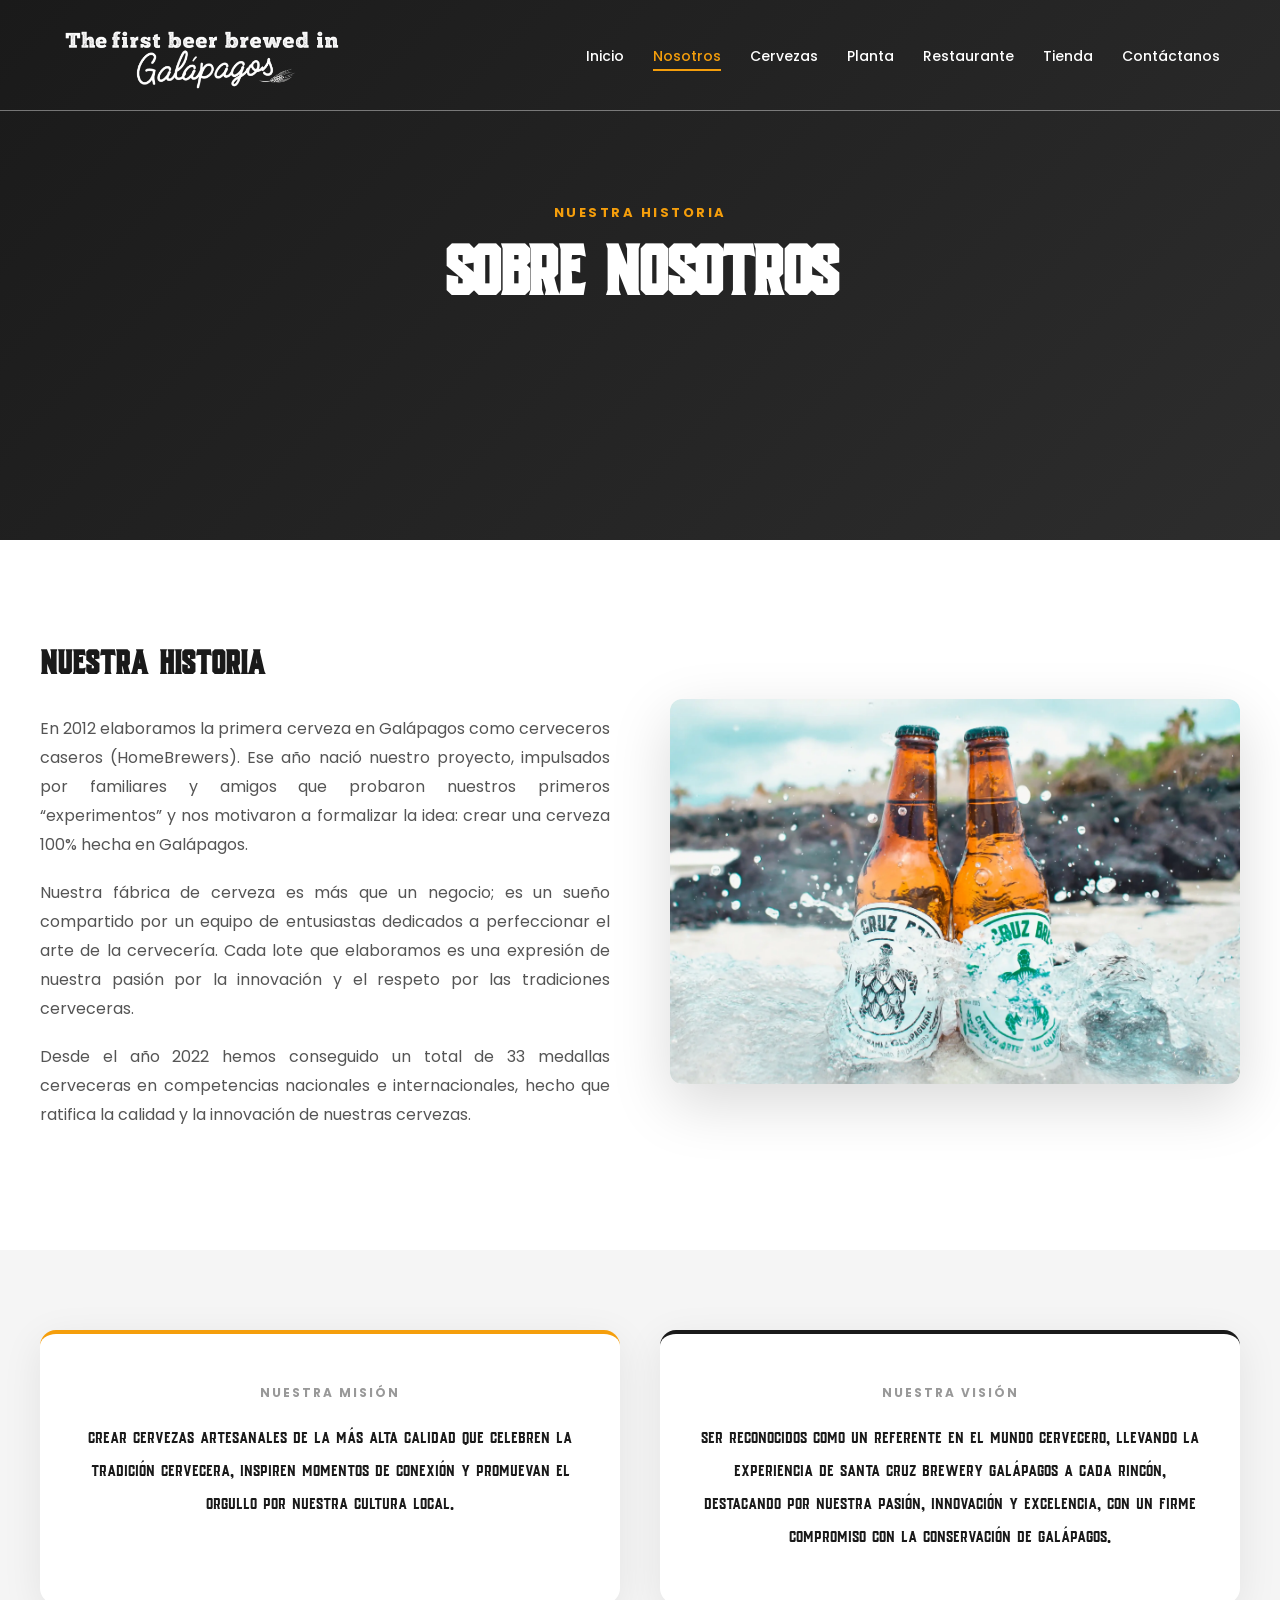
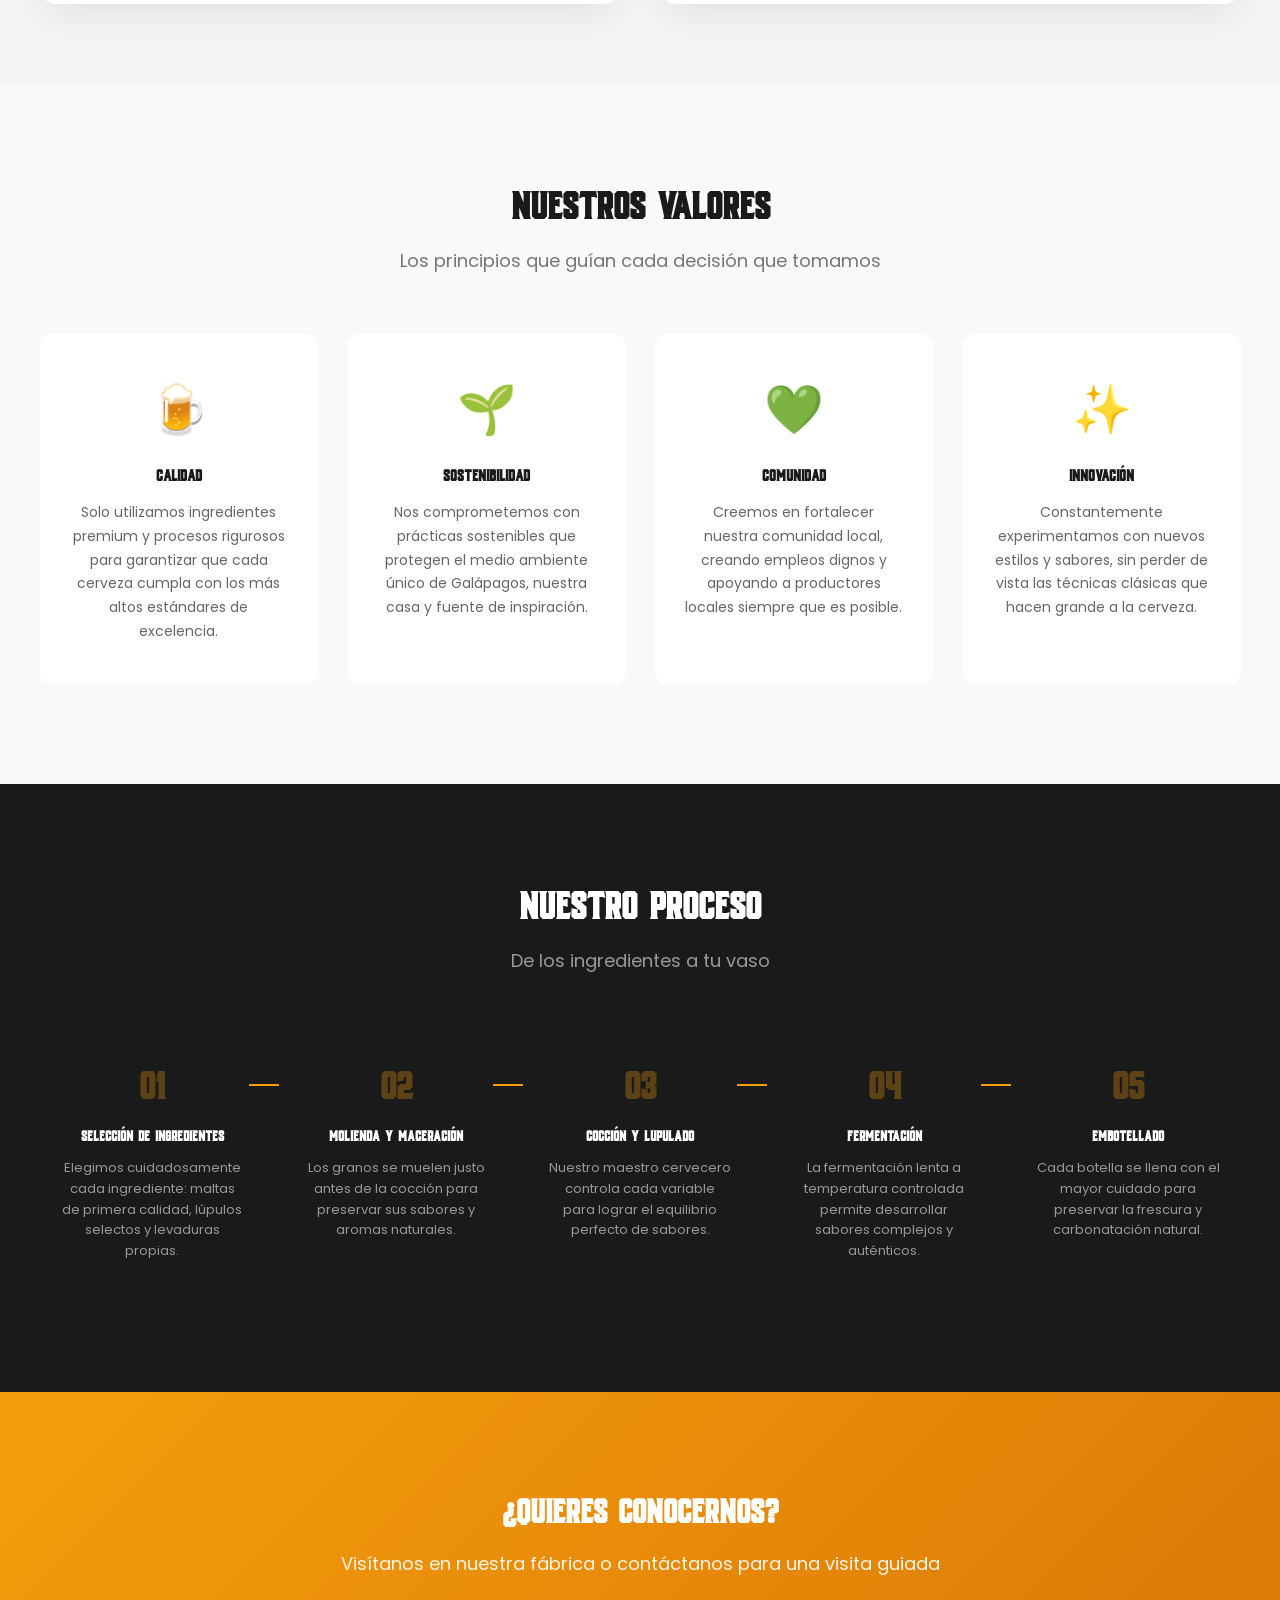
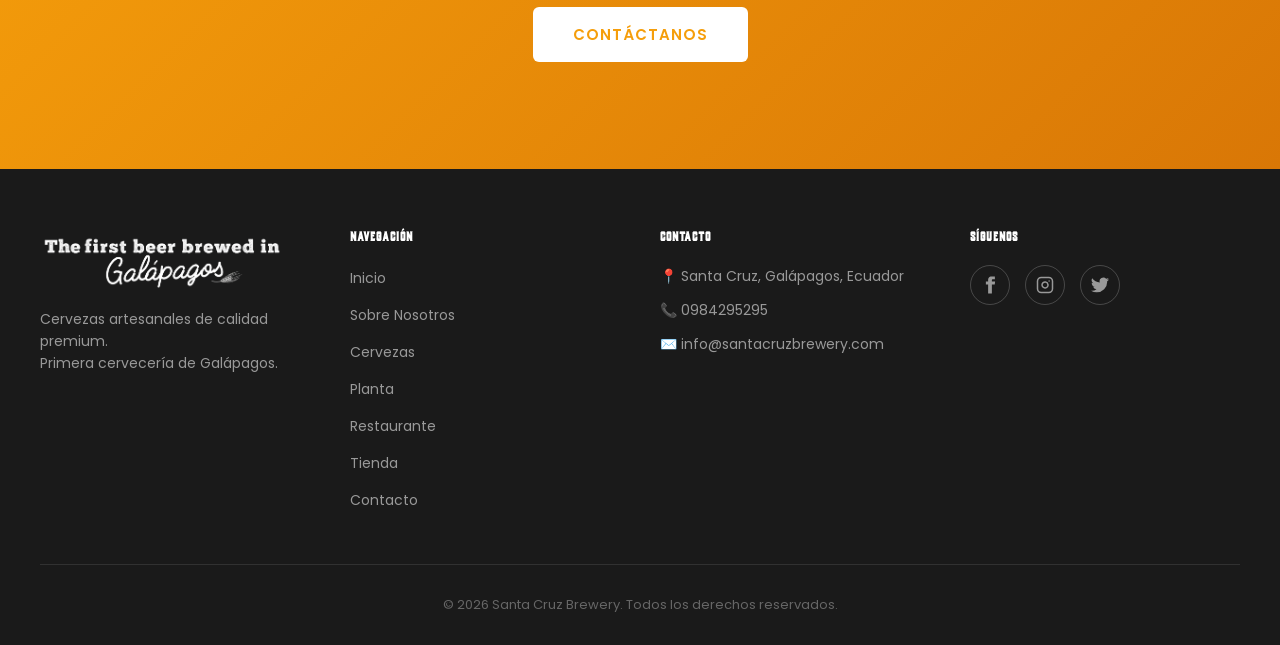
<file: sobre-nosotros.html>
<!DOCTYPE html>
<html lang="es">

<head>
    <meta charset="UTF-8">
    <meta name="viewport" content="width=device-width, initial-scale=1.0">
    <title>Sobre Nosotros - Santa Cruz Brewery</title>
    <link href="https://fonts.googleapis.com/css2?family=Poppins:wght@300;400;500;600;700&amp;display=swap"
        rel="stylesheet">
    <link rel="stylesheet" href="styles.css">
    <script src="animations.js" defer></script>
    <script>
        window.addEventListener('scroll', function () {
            const header = document.querySelector('.header');
            const hero = document.querySelector('.hero-simple');
            const scrollY = window.scrollY;
            const heroHeight = hero.offsetHeight;

            // Calculate opacity based on scroll position
            const opacity = 1 - (scrollY / heroHeight);
            hero.style.opacity = Math.max(0, opacity);

            // Add scrolled class to header when past hero
            if (scrollY > 50) {
                header.classList.add('scrolled');
            } else {
                header.classList.remove('scrolled');
            }
        });

        // Mobile menu toggle
        document.addEventListener('DOMContentLoaded', function () {
            const menuToggle = document.querySelector('.menu-toggle');
            const menu = document.querySelector('.menu');

            if (menuToggle && menu) {
                menuToggle.addEventListener('click', function () {
                    menu.classList.toggle('active');
                    menuToggle.classList.toggle('active');
                    menuToggle.setAttribute('aria-expanded', menu.classList.contains('active'));
                });
            }
        });
    </script>
</head>

<body>

    <header class="header">
        <div class="container">
            <a href="index.html" class="logo">
                <img src="assets/images/firstwhite.png" alt="Santa Cruz Brewery" class="logo-img logo-img--dark">
                <img src="assets/images/First.png" alt="Santa Cruz Brewery" class="logo-img logo-img--light">
            </a>

            <nav class="menu">
                <a href="index.html">Inicio</a>
                <a href="sobre-nosotros.html" class="active">Nosotros</a>
                <a href="cervezas.html">Cervezas</a>
                <a href="planta.html">Planta</a>
                <a href="restaurante.html">Restaurante</a>
                <a href="tienda.html">Tienda</a>
                <a href="contacto.html">Contáctanos</a>
            </nav>

            <button class="menu-toggle" type="button" aria-label="Abrir menú" aria-expanded="false">
                <span></span>
                <span></span>
                <span></span>
            </button>
        </div>
    </header>

    <section class="hero-simple hero-about">
        <div class="hero-simple-content">
            <span class="hero-subtitle">Nuestra Historia</span>
            <h1>Sobre Nosotros</h1>
        </div>
    </section>

    <section class="about-intro">
        <div class="about-container">
            <div class="about-text">
                <h2>Nuestra historia</h2>
                <p style="text-align: justify;">En 2012 elaboramos la primera cerveza en Galápagos como cerveceros
                    caseros (HomeBrewers). Ese año nació nuestro proyecto, impulsados por familiares y amigos que
                    probaron nuestros primeros “experimentos” y nos motivaron a formalizar la idea: crear una cerveza
                    100% hecha en Galápagos.</p>
                <p style="text-align: justify;">Nuestra fábrica de cerveza es más que un negocio; es un sueño compartido
                    por un equipo de entusiastas dedicados a perfeccionar el arte de la cervecería. Cada lote que
                    elaboramos es una expresión de nuestra pasión por la innovación y el respeto por las tradiciones
                    cerveceras.</p>
                <p style="text-align: justify;">Desde el año 2022 hemos conseguido un total de 33 medallas cerveceras en
                    competencias nacionales e internacionales, hecho que ratifica la calidad y la innovación de
                    nuestras cervezas.</p>
            </div>
            <div class="about-image">
                <img src="assets/images/cerveza1.webp" loading="lazy"
                    alt="Cervezas de Santa Cruz Brewery en Galápagos">
            </div>
        </div>
    </section>

    <section class="about-mision-vision">
        <div class="mv-container">
            <div class="mv-grid">
                <div class="mv-card mv-mision">
                    <span class="mv-label">Nuestra Misión</span>
                    <h3>Crear cervezas artesanales de la más alta calidad que celebren la tradición cervecera, inspiren
                        momentos de conexión y promuevan el orgullo por nuestra cultura local.</h3>
                </div>
                <div class="mv-card mv-vision">
                    <span class="mv-label">Nuestra Visión</span>
                    <h3>Ser reconocidos como un referente en el mundo cervecero, llevando la experiencia de Santa Cruz
                        Brewery Galápagos a cada rincón, destacando por nuestra pasión, innovación y excelencia, con un
                        firme compromiso con la conservación de Galápagos.</h3>
                </div>
            </div>
        </div>
    </section>

    <section class="about-values">
        <div class="values-container">
            <div class="values-header">
                <h2>Nuestros Valores</h2>
                <p>Los principios que guían cada decisión que tomamos</p>
            </div>

            <div class="values-grid">
                <div class="value-card">
                    <div class="value-icon">🍺</div>
                    <h3>Calidad</h3>
                    <p>Solo utilizamos ingredientes premium y procesos rigurosos para garantizar que cada cerveza cumpla
                        con los más altos estándares de excelencia.</p>
                </div>

                <div class="value-card">
                    <div class="value-icon">🌱</div>
                    <h3>Sostenibilidad</h3>
                    <p>Nos comprometemos con prácticas sostenibles que protegen el medio ambiente único de Galápagos,
                        nuestra casa y fuente de inspiración.</p>
                </div>

                <div class="value-card">
                    <div class="value-icon">💚</div>
                    <h3>Comunidad</h3>
                    <p>Creemos en fortalecer nuestra comunidad local, creando empleos dignos y apoyando a productores
                        locales siempre que es posible.</p>
                </div>

                <div class="value-card">
                    <div class="value-icon">✨</div>
                    <h3>Innovación</h3>
                    <p>Constantemente experimentamos con nuevos estilos y sabores, sin perder de vista las técnicas
                        clásicas que hacen grande a la cerveza.</p>
                </div>
            </div>
        </div>
    </section>

    <section class="about-process">
        <div class="process-container">
            <div class="process-header">
                <h2>Nuestro Proceso</h2>
                <p>De los ingredientes a tu vaso</p>
            </div>

            <div class="process-timeline">
                <div class="process-step">
                    <div class="step-number">01</div>
                    <h3>Selección de Ingredientes</h3>
                    <p>Elegimos cuidadosamente cada ingrediente: maltas de primera calidad, lúpulos selectos y levaduras
                        propias.</p>
                </div>

                <div class="process-step">
                    <div class="step-number">02</div>
                    <h3>Molienda y Maceración</h3>
                    <p>Los granos se muelen justo antes de la cocción para preservar sus sabores y aromas naturales.</p>
                </div>

                <div class="process-step">
                    <div class="step-number">03</div>
                    <h3>Cocción y Lupulado</h3>
                    <p>Nuestro maestro cervecero controla cada variable para lograr el equilibrio perfecto de sabores.</p>
                </div>

                <div class="process-step">
                    <div class="step-number">04</div>
                    <h3>Fermentación</h3>
                    <p>La fermentación lenta a temperatura controlada permite desarrollar sabores complejos y
                        auténticos.</p>
                </div>

                <div class="process-step">
                    <div class="step-number">05</div>
                    <h3>Embotellado</h3>
                    <p>Cada botella se llena con el mayor cuidado para preservar la frescura y carbonatación natural.
                    </p>
                </div>
            </div>
        </div>
    </section>

    <section class="about-cta">
        <div class="cta-container">
            <h2>¿Quieres conocernos?</h2>
            <p>Visítanos en nuestra fábrica o contáctanos para una visita guiada</p>
            <a href="contacto.html" class="btn-cta">Contáctanos</a>
        </div>
    </section>

    <footer class="footer">
        <div class="footer-container">
            <div class="footer-brand">
                <img src="assets/images/firstwhite.png" alt="Santa Cruz Brewery"
                    style="height:60px; margin-bottom:12px;">
                <p>Cervezas artesanales de calidad premium.<br>Primera cervecería de Galápagos.</p>
            </div>
            <div class="footer-links">
                <h4>Navegación</h4>
                <ul>
                    <li><a href="index.html">Inicio</a></li>
                    <li><a href="sobre-nosotros.html">Sobre Nosotros</a></li>
                    <li><a href="cervezas.html">Cervezas</a></li>
                    <li><a href="planta.html">Planta</a></li>
                    <li><a href="restaurante.html">Restaurante</a></li>
                    <li><a href="tienda.html">Tienda</a></li>
                    <li><a href="contacto.html">Contacto</a></li>
                </ul>
            </div>
            <div class="footer-contact">
                <h4>Contacto</h4>
                <ul>
                    <li>📍 Santa Cruz, Galápagos, Ecuador</li>
                    <li>📞 0984295295</li>
                    <li>✉️ info@santacruzbrewery.com</li>
                </ul>
            </div>
            <div class="footer-social">
                <h4>Síguenos</h4>
                <div class="social-icons">
                    <a href="#" aria-label="Facebook"><svg xmlns="http://www.w3.org/2000/svg" width="20" height="20"
                            viewBox="0 0 24 24" fill="currentColor">
                            <path
                                d="M18.77,7.46H14.5v-1.9c0-.9.6-1.1,1-1.1h3V.5h-4.33C10.24.5,9.5,3.44,9.5,5.32v2.15h-3v4h3v12h5v-12h3.85l.42-4Z" />
                        </svg></a>
                    <a href="#" aria-label="Instagram"><svg xmlns="http://www.w3.org/2000/svg" width="20" height="20"
                            viewBox="0 0 24 24" fill="none" stroke="currentColor" stroke-width="2"
                            stroke-linecap="round" stroke-linejoin="round">
                            <rect x="2" y="2" width="20" height="20" rx="5" ry="5" />
                            <path d="M16 11.37A4 4 0 1 1 12.63 8 4 4 0 0 1 16 11.37z" />
                            <line x1="17.5" y1="6.5" x2="17.51" y2="6.5" />
                        </svg></a>
                    <a href="#" aria-label="Twitter"><svg xmlns="http://www.w3.org/2000/svg" width="20" height="20"
                            viewBox="0 0 24 24" fill="currentColor">
                            <path
                                d="M23.95,4.57a10,10,0,0,1-2.82.77,4.96,4.96,0,0,0,2.16-2.72,9.9,9.9,0,0,1-3.12,1.19,4.92,4.92,0,0,0-8.39,4.88A14,14,0,0,1,1.64,3.16,4.92,4.92,0,0,0,3.2,9.72,4.86,4.86,0,0,1,.96,9.11v.06a4.93,4.93,0,0,0,3.95,4.83,4.86,4.86,0,0,1-2.22.08,4.93,4.93,0,0,0,4.6,3.42A9.87,9.87,0,0,1,0,19.54a13.94,13.94,0,0,0,7.55,2.21A13.9,13.9,0,0,0,21.56,7.67c0-.21,0-.42,0-.63A10,10,0,0,0,24,4.59Z" />
                        </svg></a>
                </div>
            </div>
        </div>
        <div class="footer-bottom">
            <p>&copy; 2026 Santa Cruz Brewery. Todos los derechos reservados.</p>
        </div>
    </footer>

</body>

</html>
</file>
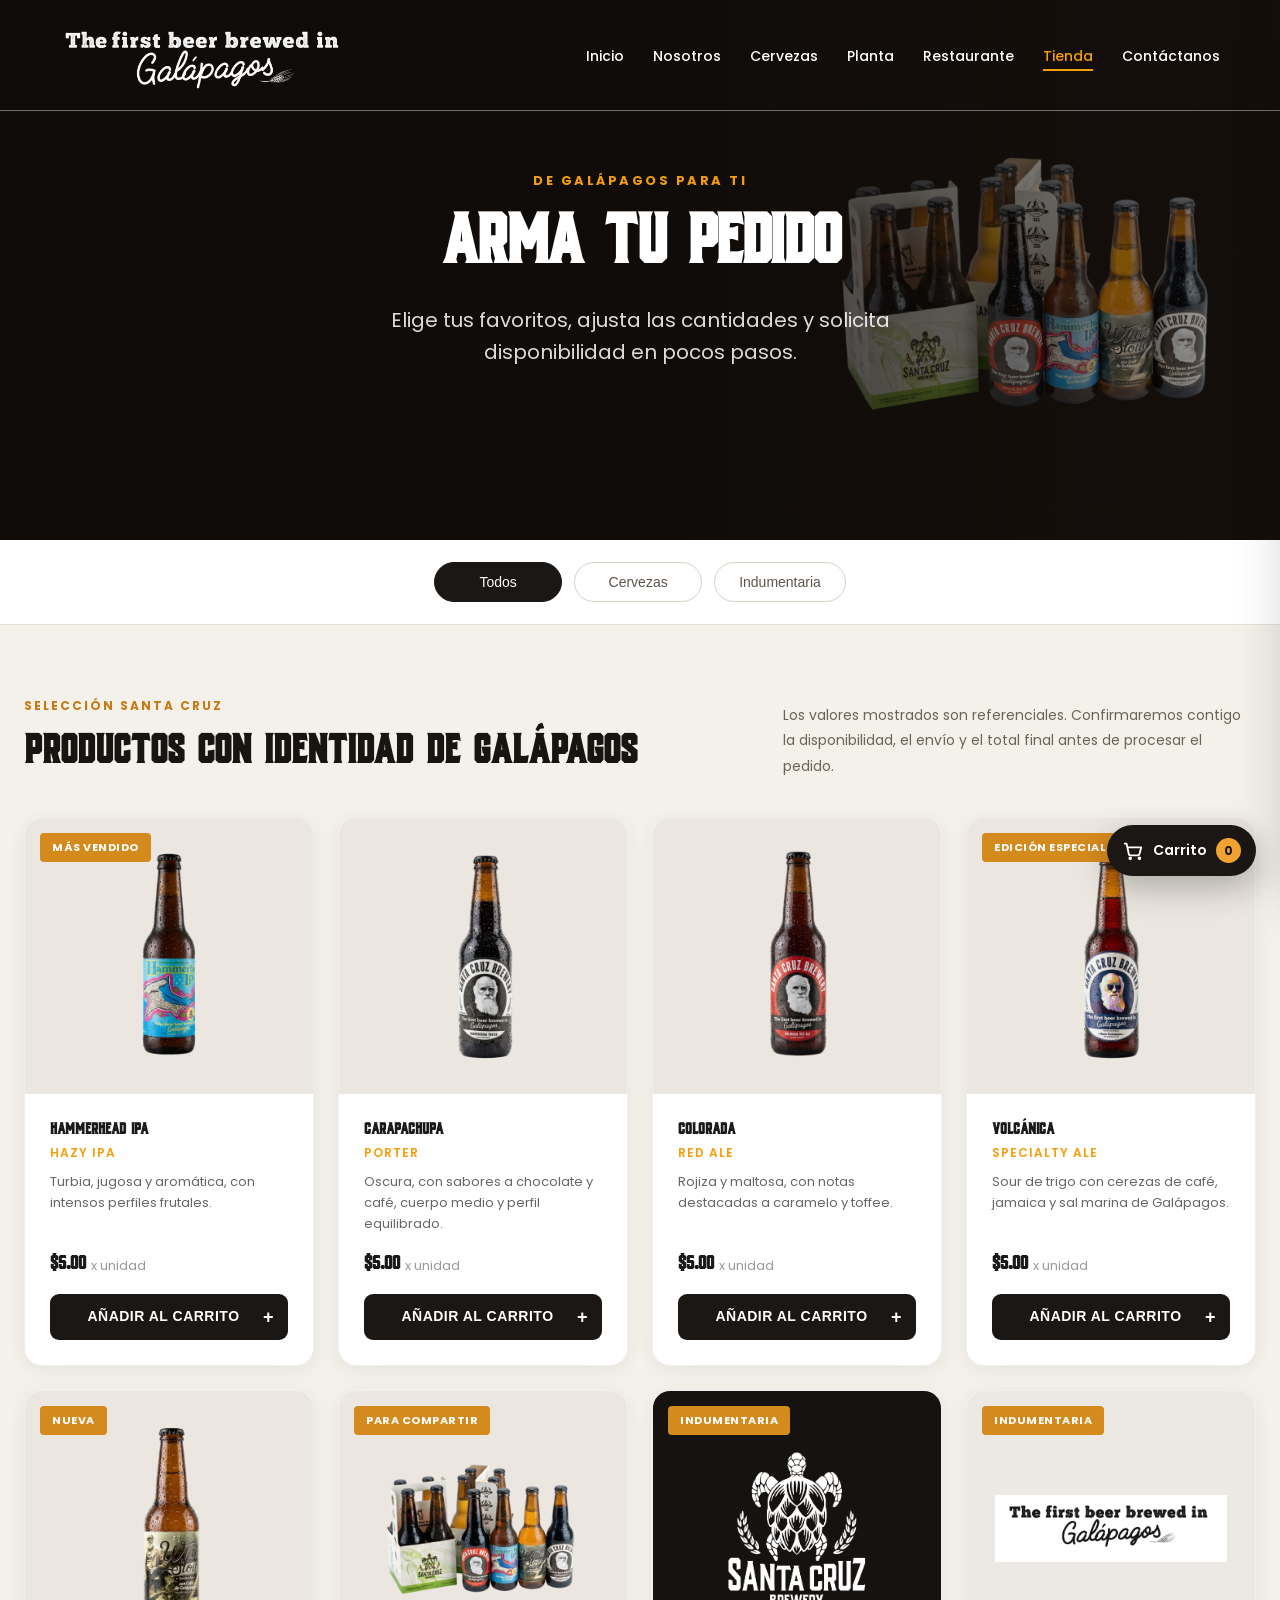
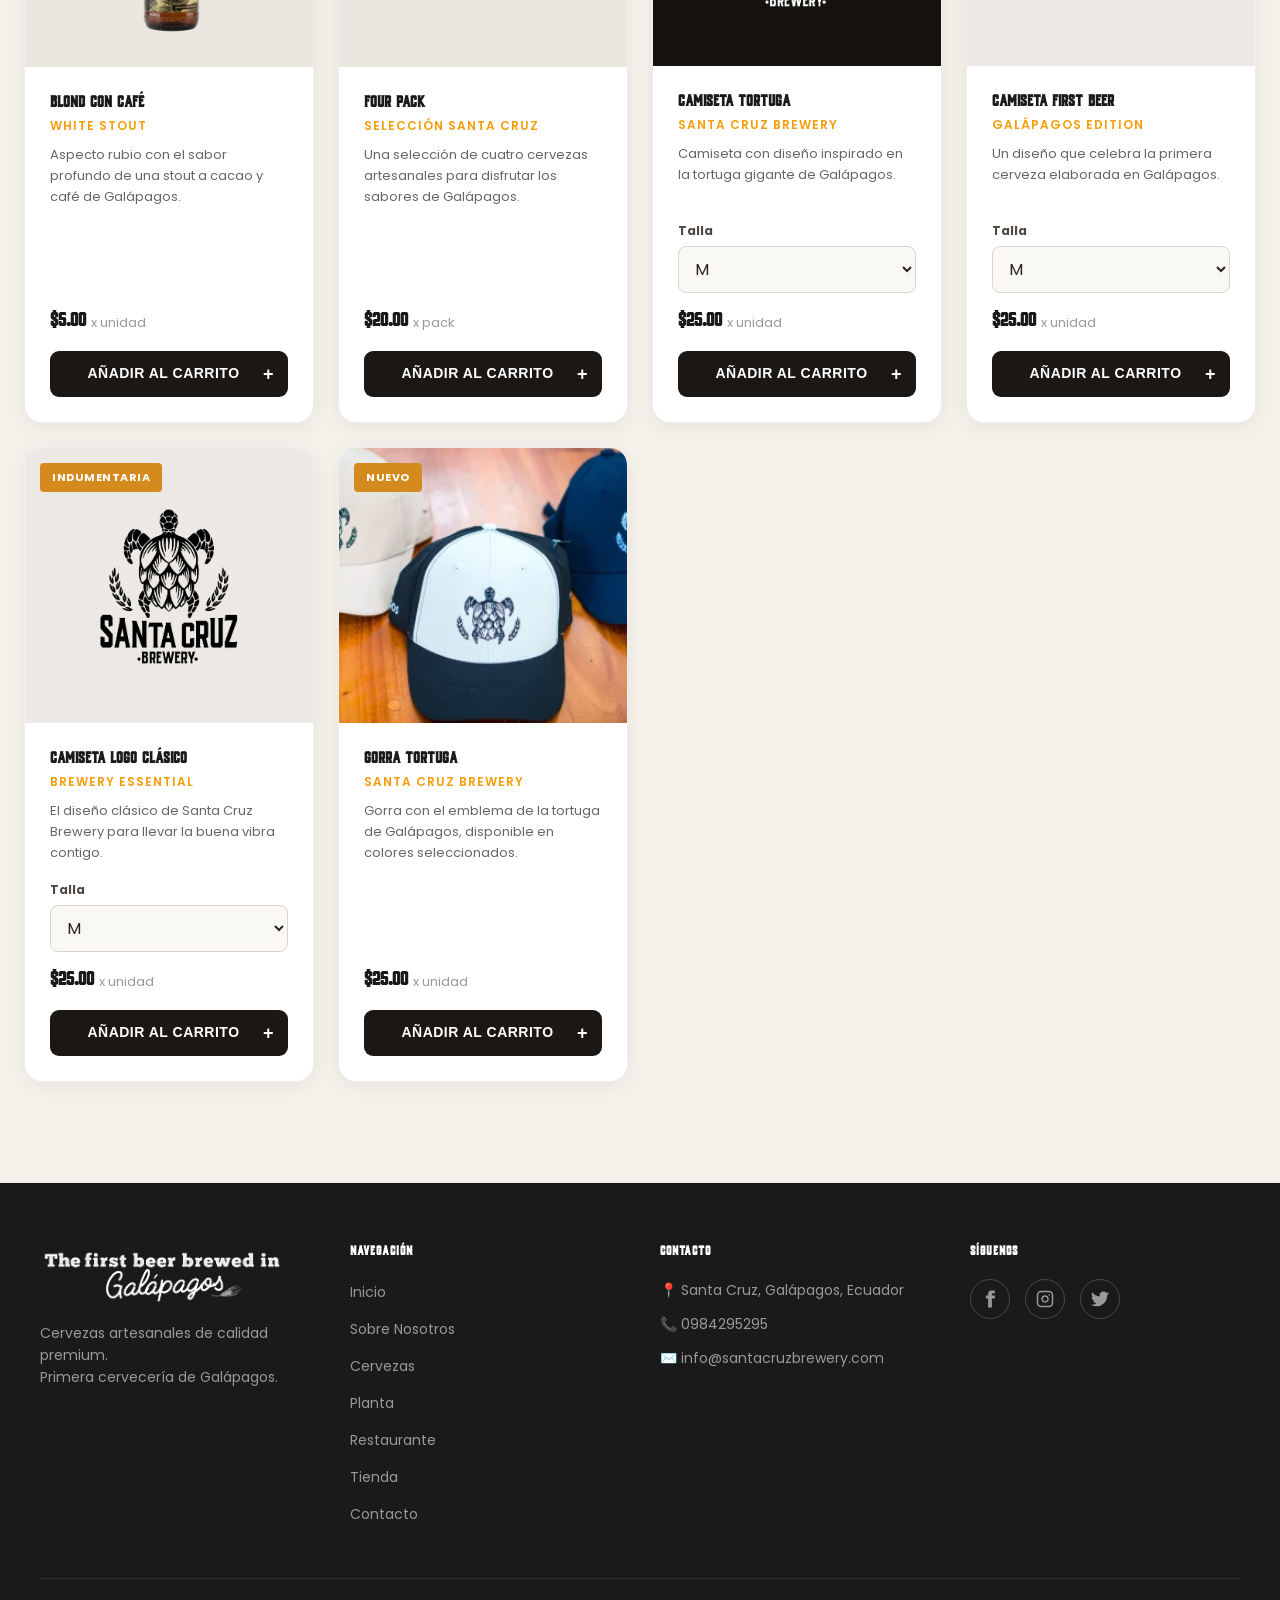
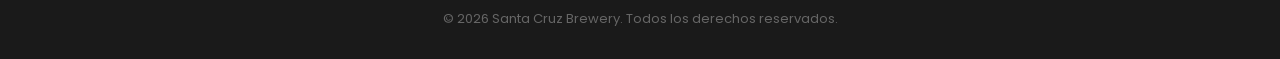
<file: tienda.html>
<!DOCTYPE html>
<html lang="es">

<head>
    <meta charset="UTF-8">
    <meta name="viewport" content="width=device-width, initial-scale=1.0">
    <title>Tienda y carrito - Santa Cruz Brewery</title>
    <meta name="description"
        content="Explora las cervezas especiales y la indumentaria de Santa Cruz Brewery, arma tu carrito y solicita tu pedido.">
    <link href="https://fonts.googleapis.com/css2?family=Poppins:wght@300;400;500;600;700&amp;display=swap"
        rel="stylesheet">
    <link rel="stylesheet" href="styles.css">
    <script src="animations.js" defer></script>
    <script>
        window.addEventListener('scroll', function () {
            const header = document.querySelector('.header');
            const hero = document.querySelector('.hero-simple');
            const scrollY = window.scrollY;
            const heroHeight = hero.offsetHeight;

            const opacity = 1 - (scrollY / heroHeight);
            hero.style.opacity = Math.max(0, opacity);

            if (scrollY > 50) {
                header.classList.add('scrolled');
            } else {
                header.classList.remove('scrolled');
            }
        });

        document.addEventListener('DOMContentLoaded', function () {
            const siteHeader = document.querySelector('.header');
            const menuToggle = document.querySelector('.menu-toggle');
            const menu = document.querySelector('.menu');

            function syncShopMenuPosition() {
                if (siteHeader) {
                    document.documentElement.style.setProperty('--shop-header-height', `${siteHeader.offsetHeight}px`);
                }
            }

            syncShopMenuPosition();
            window.addEventListener('resize', syncShopMenuPosition);
            if ('ResizeObserver' in window && siteHeader) {
                new ResizeObserver(syncShopMenuPosition).observe(siteHeader);
            }

            if (menuToggle && menu) {
                menuToggle.addEventListener('click', function () {
                    menu.classList.toggle('active');
                    menuToggle.classList.toggle('active');
                    menuToggle.setAttribute('aria-expanded', menu.classList.contains('active'));
                });
            }

            const filterButtons = document.querySelectorAll('.filter-btn');
            const productCards = [...document.querySelectorAll('.product-card')];
            const cartLauncher = document.querySelector('.shop-cart-launcher');
            const cartDrawer = document.querySelector('.cart-drawer');
            const cartOverlay = document.querySelector('.cart-overlay');
            const cartItems = document.querySelector('.cart-items');
            const cartEmpty = document.querySelector('.cart-empty');
            const cartCount = document.querySelectorAll('[data-cart-count]');
            const cartSubtotal = document.querySelector('[data-cart-subtotal]');
            const checkoutButton = document.querySelector('.cart-checkout-button');
            const checkoutSection = document.querySelector('.checkout-section');
            const checkoutItems = document.querySelector('.checkout-items');
            const checkoutSubtotal = document.querySelector('[data-checkout-subtotal]');
            const orderForm = document.querySelector('.order-request-form');
            const orderStatus = document.querySelector('.order-form-status');
            const submitButton = document.querySelector('.order-submit');
            const paymentOptions = document.querySelectorAll('input[name="forma_pago"]');
            const bankTransferDetails = document.querySelector('.bank-transfer-details');
            const cashDeliveryDetails = document.querySelector('.cash-delivery-details');
            const CART_KEY = 'santa-cruz-brewery-cart-v1';
            const currency = new Intl.NumberFormat('es-EC', { style: 'currency', currency: 'USD' });

            const products = new Map(productCards.map((card) => [card.dataset.id, {
                id: card.dataset.id,
                name: card.dataset.name,
                price: Number(card.dataset.price),
                image: card.dataset.image
            }]));

            let cart = [];

            try {
                const savedCart = JSON.parse(localStorage.getItem(CART_KEY) || '[]');
                cart = Array.isArray(savedCart)
                    ? savedCart.filter((item) => products.has(item.id) && Number.isInteger(item.quantity) && item.quantity > 0)
                    : [];
            } catch (error) {
                cart = [];
            }

            filterButtons.forEach((button) => {
                button.addEventListener('click', function () {
                    const selectedCategory = button.dataset.filter;

                    filterButtons.forEach((item) => item.classList.remove('active'));
                    button.classList.add('active');

                    productCards.forEach((card) => {
                        card.hidden = selectedCategory !== 'todo'
                            && card.dataset.category !== selectedCategory;
                    });
                });
            });

            function productForItem(item) {
                const product = products.get(item.id);
                if (!product) return null;
                return {
                    ...product,
                    key: item.variant ? `${item.id}:${item.variant}` : item.id,
                    label: item.variant ? `${product.name} · Talla ${item.variant}` : product.name
                };
            }

            function saveCart() {
                localStorage.setItem(CART_KEY, JSON.stringify(cart));
            }

            function totalUnits() {
                return cart.reduce((total, item) => total + item.quantity, 0);
            }

            function subtotal() {
                return cart.reduce((total, item) => {
                    const product = products.get(item.id);
                    return total + (product ? product.price * item.quantity : 0);
                }, 0);
            }

            function createQuantityControl(item, product) {
                const control = document.createElement('div');
                control.className = 'cart-quantity';
                control.setAttribute('aria-label', `Cantidad de ${product.label}`);

                const minus = document.createElement('button');
                minus.type = 'button';
                minus.dataset.cartAction = 'decrease';
                minus.dataset.key = product.key;
                minus.setAttribute('aria-label', `Quitar una unidad de ${product.label}`);
                minus.textContent = '−';

                const amount = document.createElement('span');
                amount.textContent = item.quantity;
                amount.setAttribute('aria-live', 'polite');

                const plus = document.createElement('button');
                plus.type = 'button';
                plus.dataset.cartAction = 'increase';
                plus.dataset.key = product.key;
                plus.setAttribute('aria-label', `Añadir una unidad de ${product.label}`);
                plus.textContent = '+';

                control.append(minus, amount, plus);
                return control;
            }

            function renderCart() {
                const units = totalUnits();
                if (cart.length === 0) {
                    checkoutSection.hidden = true;
                }
                cartCount.forEach((element) => { element.textContent = units; });
                cartSubtotal.textContent = currency.format(subtotal());
                cartItems.replaceChildren();
                checkoutItems.replaceChildren();
                cartEmpty.hidden = cart.length > 0;
                checkoutButton.disabled = cart.length === 0;

                cart.forEach((item) => {
                    const product = productForItem(item);
                    if (!product) return;

                    const row = document.createElement('article');
                    row.className = 'cart-item';

                    const img = document.createElement('img');
                    img.src = product.image;
                    img.alt = '';

                    const info = document.createElement('div');
                    info.className = 'cart-item-info';
                    const name = document.createElement('h3');
                    name.textContent = product.label;
                    const price = document.createElement('p');
                    price.textContent = `${currency.format(product.price)} c/u`;
                    info.append(name, price, createQuantityControl(item, product));

                    const remove = document.createElement('button');
                    remove.type = 'button';
                    remove.className = 'cart-remove';
                    remove.dataset.cartAction = 'remove';
                    remove.dataset.key = product.key;
                    remove.setAttribute('aria-label', `Eliminar ${product.label} del carrito`);
                    remove.textContent = '×';
                    row.append(img, info, remove);
                    cartItems.append(row);

                    const summaryRow = document.createElement('div');
                    summaryRow.className = 'checkout-item';
                    const summaryProduct = document.createElement('div');
                    const summaryName = document.createElement('strong');
                    summaryName.textContent = product.label;
                    const summaryQty = document.createElement('span');
                    summaryQty.textContent = ` × ${item.quantity}`;
                    summaryProduct.append(summaryName, summaryQty);
                    const summaryPrice = document.createElement('strong');
                    summaryPrice.textContent = currency.format(product.price * item.quantity);
                    summaryRow.append(summaryProduct, summaryPrice);
                    checkoutItems.append(summaryRow);
                });

                checkoutSubtotal.textContent = currency.format(subtotal());
            }

            function openCart() {
                cartDrawer.classList.add('is-open');
                cartOverlay.classList.add('is-open');
                cartDrawer.setAttribute('aria-hidden', 'false');
                document.body.classList.add('cart-open');
                document.querySelector('.cart-close').focus();
            }

            function closeCart() {
                cartDrawer.classList.remove('is-open');
                cartOverlay.classList.remove('is-open');
                cartDrawer.setAttribute('aria-hidden', 'true');
                document.body.classList.remove('cart-open');
            }

            function addProduct(card) {
                const option = card.querySelector('.product-option');
                const variant = option ? option.value : '';
                const existing = cart.find((item) => item.id === card.dataset.id && item.variant === variant);
                if (existing) {
                    existing.quantity += 1;
                } else {
                    cart.push({ id: card.dataset.id, variant, quantity: 1 });
                }
                saveCart();
                renderCart();
                openCart();
            }

            document.querySelectorAll('.btn-add-cart').forEach((button) => {
                button.addEventListener('click', () => addProduct(button.closest('.product-card')));
            });

            cartLauncher.addEventListener('click', openCart);
            document.querySelector('.cart-close').addEventListener('click', closeCart);
            cartOverlay.addEventListener('click', closeCart);
            document.addEventListener('keydown', (event) => {
                if (event.key === 'Escape' && cartDrawer.classList.contains('is-open')) closeCart();
            });

            cartItems.addEventListener('click', (event) => {
                const button = event.target.closest('[data-cart-action]');
                if (!button) return;
                const [id, variant = ''] = button.dataset.key.split(':');
                const item = cart.find((entry) => entry.id === id && entry.variant === variant);
                if (!item) return;

                if (button.dataset.cartAction === 'increase') item.quantity += 1;
                if (button.dataset.cartAction === 'decrease') item.quantity -= 1;
                if (button.dataset.cartAction === 'remove' || item.quantity < 1) {
                    cart = cart.filter((entry) => entry !== item);
                }
                saveCart();
                renderCart();
            });

            checkoutButton.addEventListener('click', () => {
                closeCart();
                checkoutSection.hidden = false;
                checkoutSection.scrollIntoView({ behavior: 'smooth', block: 'start' });
                document.querySelector('#order-name').focus({ preventScroll: true });
            });

            paymentOptions.forEach((option) => {
                option.addEventListener('change', () => {
                    bankTransferDetails.hidden = option.value !== 'transferencia';
                    cashDeliveryDetails.hidden = option.value !== 'contra_entrega';
                });
            });

            orderForm.addEventListener('submit', async (event) => {
                event.preventDefault();
                if (!cart.length) {
                    orderStatus.textContent = 'Agrega al menos un producto antes de enviar tu solicitud.';
                    orderStatus.dataset.state = 'error';
                    orderStatus.hidden = false;
                    return;
                }
                if (!orderForm.reportValidity()) return;

                const orderLines = cart.map((item) => {
                    const product = productForItem(item);
                    return `${product.label} × ${item.quantity} — ${currency.format(product.price * item.quantity)}`;
                });
                const data = new FormData(orderForm);
                const payload = {
                    nombre: `${data.get('nombre')} ${data.get('apellidos')}`,
                    email: data.get('email'),
                    telefono: data.get('telefono'),
                    ubicacion: `${data.get('ciudad')}, ${data.get('provincia')}, Ecuador`,
                    direccion: data.get('direccion') || 'Por coordinar',
                    notas: data.get('notas') || 'Sin notas adicionales',
                    forma_de_pago: data.get('forma_pago') === 'transferencia'
                        ? 'Transferencia bancaria directa'
                        : 'Contra entrega',
                    pedido_solicitado: orderLines.join('\n'),
                    subtotal_referencial: currency.format(subtotal()),
                    _subject: `Nueva solicitud de tienda — ${data.get('nombre')} ${data.get('apellidos')}`,
                    _template: 'table',
                    _honey: data.get('_honey')
                };

                submitButton.disabled = true;
                submitButton.querySelector('span').textContent = 'Enviando solicitud...';
                orderStatus.hidden = true;

                try {
                    const response = await fetch('https://formsubmit.co/ajax/info@santacruzbrewery.com', {
                        method: 'POST',
                        headers: { 'Content-Type': 'application/json', Accept: 'application/json' },
                        body: JSON.stringify(payload)
                    });
                    const result = await response.json();
                    if (!response.ok || result.success === false) throw new Error('No se pudo enviar');

                    orderForm.reset();
                    bankTransferDetails.hidden = false;
                    cashDeliveryDetails.hidden = true;
                    cart = [];
                    saveCart();
                    renderCart();
                    orderStatus.textContent = '¡Solicitud enviada! Te contactaremos para confirmar disponibilidad, entrega y total final.';
                    orderStatus.dataset.state = 'success';
                } catch (error) {
                    orderStatus.textContent = 'No pudimos enviar la solicitud. Inténtalo nuevamente o escríbenos por WhatsApp.';
                    orderStatus.dataset.state = 'error';
                } finally {
                    orderStatus.hidden = false;
                    submitButton.disabled = false;
                    submitButton.querySelector('span').textContent = 'Solicitar pedido';
                }
            });

            renderCart();
        });
    </script>
</head>

<body>

    <header class="header">
        <div class="container">
            <a href="index.html" class="logo">
                <img src="assets/images/firstwhite.png" alt="Santa Cruz Brewery" class="logo-img logo-img--dark">
                <img src="assets/images/First.png" alt="Santa Cruz Brewery" class="logo-img logo-img--light">
            </a>

            <nav class="menu">
                <a href="index.html">Inicio</a>
                <a href="sobre-nosotros.html">Nosotros</a>
                <a href="cervezas.html">Cervezas</a>
                <a href="planta.html">Planta</a>
                <a href="restaurante.html">Restaurante</a>
                <a href="tienda.html" class="active">Tienda</a>
                <a href="contacto.html">Contáctanos</a>
            </nav>

            <button class="menu-toggle" type="button" aria-label="Abrir menú" aria-expanded="false">
                <span></span>
                <span></span>
                <span></span>
            </button>
        </div>
    </header>

    <section class="hero-simple hero-shop">
        <div class="hero-simple-content">
            <span class="hero-subtitle">De Galápagos para ti</span>
            <h1>Arma tu pedido</h1>
            <p>Elige tus favoritos, ajusta las cantidades y solicita disponibilidad en pocos pasos.</p>
        </div>
    </section>

    <button class="shop-cart-launcher" type="button" aria-label="Abrir carrito de compra">
        <svg aria-hidden="true" viewBox="0 0 24 24" width="22" height="22" fill="none" stroke="currentColor"
            stroke-width="2" stroke-linecap="round" stroke-linejoin="round">
            <circle cx="9" cy="20" r="1"></circle>
            <circle cx="19" cy="20" r="1"></circle>
            <path d="M3 4h2l2.4 11.2a2 2 0 0 0 2 1.6h7.7a2 2 0 0 0 2-1.6L21 8H6"></path>
        </svg>
        <span>Carrito</span>
        <strong data-cart-count>0</strong>
    </button>

    <section class="shop-filters">
        <div class="filters-container">
            <div class="filter-group">
                <button class="filter-btn active" type="button" data-filter="todo">Todos</button>
                <button class="filter-btn" type="button" data-filter="cervezas">Cervezas</button>
                <button class="filter-btn" type="button" data-filter="indumentaria">Indumentaria</button>
            </div>
        </div>
    </section>

    <section class="shop-products">
        <div class="shop-intro">
            <div>
                <span class="shop-kicker">Selección Santa Cruz</span>
                <h2>Productos con identidad de Galápagos</h2>
            </div>
            <p>Los valores mostrados son referenciales. Confirmaremos contigo la disponibilidad, el envío y el total
                final antes de procesar el pedido.</p>
        </div>
        <div class="products-grid">

            <article class="product-card" data-category="cervezas" data-id="hammerhead-ipa"
                data-name="Hammerhead IPA" data-price="5" data-image="assets/images/ipabotella.png">
                <div class="product-image">
                    <img src="assets/images/ipabotella.png" alt="Botella de cerveza Hammerhead IPA">
                    <span class="product-badge">Más Vendido</span>
                </div>
                <div class="product-info">
                    <h3>Hammerhead IPA</h3>
                    <p class="product-style">Hazy IPA</p>
                    <p class="product-desc">Turbia, jugosa y aromática, con intensos perfiles frutales.</p>
                    <div class="product-price">
                        <span class="price">$5.00</span>
                        <span class="price-unit">x unidad</span>
                    </div>
                    <button class="btn-add-cart" type="button">Añadir al carrito <span aria-hidden="true">+</span></button>
                </div>
            </article>

            <article class="product-card" data-category="cervezas" data-id="carapachupa-porter"
                data-name="Carapachupa Porter" data-price="5" data-image="assets/images/poterbotella.png">
                <div class="product-image">
                    <img src="assets/images/poterbotella.png" alt="Botella de cerveza Carapachupa Porter">
                </div>
                <div class="product-info">
                    <h3>Carapachupa</h3>
                    <p class="product-style">Porter</p>
                    <p class="product-desc">Oscura, con sabores a chocolate y café, cuerpo medio y perfil equilibrado.</p>
                    <div class="product-price">
                        <span class="price">$5.00</span>
                        <span class="price-unit">x unidad</span>
                    </div>
                    <button class="btn-add-cart" type="button">Añadir al carrito <span aria-hidden="true">+</span></button>
                </div>
            </article>

            <article class="product-card" data-category="cervezas" data-id="colorada-red-ale"
                data-name="Colorada Red Ale" data-price="5" data-image="assets/images/redalebotella.png">
                <div class="product-image">
                    <img src="assets/images/redalebotella.png" alt="Botella de cerveza Colorada Red Ale">
                </div>
                <div class="product-info">
                    <h3>Colorada</h3>
                    <p class="product-style">Red Ale</p>
                    <p class="product-desc">Rojiza y maltosa, con notas destacadas a caramelo y toffee.</p>
                    <div class="product-price">
                        <span class="price">$5.00</span>
                        <span class="price-unit">x unidad</span>
                    </div>
                    <button class="btn-add-cart" type="button">Añadir al carrito <span aria-hidden="true">+</span></button>
                </div>
            </article>

            <article class="product-card" data-category="cervezas" data-id="volcanica-specialty"
                data-name="Volcánica Specialty Ale" data-price="5" data-image="assets/images/volcanicabotella.png">
                <div class="product-image">
                    <img src="assets/images/volcanicabotella.png" alt="Botella de cerveza Volcánica">
                    <span class="product-badge">Edición especial</span>
                </div>
                <div class="product-info">
                    <h3>Volcánica</h3>
                    <p class="product-style">Specialty Ale</p>
                    <p class="product-desc">Sour de trigo con cerezas de café, jamaica y sal marina de Galápagos.</p>
                    <div class="product-price">
                        <span class="price">$5.00</span>
                        <span class="price-unit">x unidad</span>
                    </div>
                    <button class="btn-add-cart" type="button">Añadir al carrito <span aria-hidden="true">+</span></button>
                </div>
            </article>

            <article class="product-card" data-category="cervezas" data-id="blond-cafe"
                data-name="Blond con Café" data-price="5" data-image="assets/images/whitestoutbotella.png">
                <div class="product-image">
                    <img src="assets/images/whitestoutbotella.png" alt="Botella de cerveza Blond con Café">
                    <span class="product-badge">Nueva</span>
                </div>
                <div class="product-info">
                    <h3>Blond con Café</h3>
                    <p class="product-style">White Stout</p>
                    <p class="product-desc">Aspecto rubio con el sabor profundo de una stout a cacao y café de Galápagos.</p>
                    <div class="product-price">
                        <span class="price">$5.00</span>
                        <span class="price-unit">x unidad</span>
                    </div>
                    <button class="btn-add-cart" type="button">Añadir al carrito <span aria-hidden="true">+</span></button>
                </div>
            </article>

            <article class="product-card" data-category="cervezas" data-id="four-pack"
                data-name="Four Pack Santa Cruz" data-price="20" data-image="assets/images/pack.png">
                <div class="product-image">
                    <img src="assets/images/pack.png" alt="Four Pack de cervezas Santa Cruz Brewery">
                    <span class="product-badge">Para compartir</span>
                </div>
                <div class="product-info">
                    <h3>Four Pack</h3>
                    <p class="product-style">Selección Santa Cruz</p>
                    <p class="product-desc">Una selección de cuatro cervezas artesanales para disfrutar los sabores de Galápagos.</p>
                    <div class="product-price"><span class="price">$20.00</span><span class="price-unit">x pack</span></div>
                    <button class="btn-add-cart" type="button">Añadir al carrito <span aria-hidden="true">+</span></button>
                </div>
            </article>

            <article class="product-card product-card--apparel" data-category="indumentaria" data-id="camiseta-clasica"
                data-name="Camiseta Tortuga Santa Cruz" data-price="25" data-image="assets/images/2.png">
                <div class="product-image">
                    <img src="assets/images/2.png" alt="Diseño Tortuga Santa Cruz Brewery para camiseta">
                    <span class="product-badge">Indumentaria</span>
                </div>
                <div class="product-info">
                    <h3>Camiseta Tortuga</h3>
                    <p class="product-style">Santa Cruz Brewery</p>
                    <p class="product-desc">Camiseta con diseño inspirado en la tortuga gigante de Galápagos.</p>
                    <label class="product-option-label" for="size-turtle">Talla</label>
                    <select class="product-option" id="size-turtle" aria-label="Talla de camiseta Tortuga">
                        <option value="S">S</option><option value="M" selected>M</option><option value="L">L</option><option value="XL">XL</option>
                    </select>
                    <div class="product-price"><span class="price">$25.00</span><span class="price-unit">x unidad</span></div>
                    <button class="btn-add-cart" type="button">Añadir al carrito <span aria-hidden="true">+</span></button>
                </div>
            </article>

            <article class="product-card product-card--apparel product-card--apparel-light" data-category="indumentaria"
                data-id="camiseta-galapagos" data-name="Camiseta First Beer Galápagos" data-price="25"
                data-image="assets/images/3.png">
                <div class="product-image">
                    <img src="assets/images/3.png" alt="Diseño First Beer Brewed in Galápagos para camiseta">
                    <span class="product-badge">Indumentaria</span>
                </div>
                <div class="product-info">
                    <h3>Camiseta First Beer</h3>
                    <p class="product-style">Galápagos Edition</p>
                    <p class="product-desc">Un diseño que celebra la primera cerveza elaborada en Galápagos.</p>
                    <label class="product-option-label" for="size-first-beer">Talla</label>
                    <select class="product-option" id="size-first-beer" aria-label="Talla de camiseta First Beer">
                        <option value="S">S</option><option value="M" selected>M</option><option value="L">L</option><option value="XL">XL</option>
                    </select>
                    <div class="product-price"><span class="price">$25.00</span><span class="price-unit">x unidad</span></div>
                    <button class="btn-add-cart" type="button">Añadir al carrito <span aria-hidden="true">+</span></button>
                </div>
            </article>

            <article class="product-card product-card--apparel product-card--apparel-light" data-category="indumentaria"
                data-id="camiseta-logo" data-name="Camiseta Logo Santa Cruz" data-price="25"
                data-image="assets/images/1.png">
                <div class="product-image">
                    <img src="assets/images/1.png" alt="Diseño clásico Santa Cruz Brewery para camiseta">
                    <span class="product-badge">Indumentaria</span>
                </div>
                <div class="product-info">
                    <h3>Camiseta Logo Clásico</h3>
                    <p class="product-style">Brewery Essential</p>
                    <p class="product-desc">El diseño clásico de Santa Cruz Brewery para llevar la buena vibra contigo.</p>
                    <label class="product-option-label" for="size-logo">Talla</label>
                    <select class="product-option" id="size-logo" aria-label="Talla de camiseta Logo Clásico">
                        <option value="S">S</option><option value="M" selected>M</option><option value="L">L</option><option value="XL">XL</option>
                    </select>
                    <div class="product-price"><span class="price">$25.00</span><span class="price-unit">x unidad</span></div>
                    <button class="btn-add-cart" type="button">Añadir al carrito <span aria-hidden="true">+</span></button>
                </div>
            </article>

            <article class="product-card product-card--apparel-light product-card--photo" data-category="indumentaria"
                data-id="gorra-tortuga" data-name="Gorra Tortuga Santa Cruz" data-price="25"
                data-image="assets/images/gorra-santa-cruz.webp">
                <div class="product-image">
                    <img src="assets/images/gorra-santa-cruz.webp" alt="Gorras Santa Cruz Brewery con diseño de tortuga">
                    <span class="product-badge">Nuevo</span>
                </div>
                <div class="product-info">
                    <h3>Gorra Tortuga</h3>
                    <p class="product-style">Santa Cruz Brewery</p>
                    <p class="product-desc">Gorra con el emblema de la tortuga de Galápagos, disponible en colores seleccionados.</p>
                    <div class="product-price"><span class="price">$25.00</span><span class="price-unit">x unidad</span></div>
                    <button class="btn-add-cart" type="button">Añadir al carrito <span aria-hidden="true">+</span></button>
                </div>
            </article>

        </div>
    </section>

    <section class="checkout-section" id="solicitar-pedido" hidden>
        <div class="checkout-heading">
            <span class="shop-kicker">Último paso</span>
            <h2>Solicita tu pedido</h2>
            <p>Completa tus datos y elige cómo deseas pagar. Confirmaremos disponibilidad, entrega y total final antes de procesar el pedido.</p>
        </div>

        <div class="checkout-layout">
            <form class="order-request-form" id="order-request-form" novalidate>
                <div class="form-honeypot" aria-hidden="true">
                    <label for="order-website">No completar este campo</label>
                    <input type="text" id="order-website" name="_honey" tabindex="-1" autocomplete="off">
                </div>
                <div class="checkout-panel-heading">
                    <span>01</span>
                    <div><p>Tus datos</p><h3>Información de contacto</h3></div>
                </div>
                <div class="order-form-grid">
                    <div class="order-field"><label for="order-name">Nombre <span>*</span></label><input id="order-name" name="nombre" type="text" autocomplete="given-name" required></div>
                    <div class="order-field"><label for="order-lastname">Apellidos <span>*</span></label><input id="order-lastname" name="apellidos" type="text" autocomplete="family-name" required></div>
                    <div class="order-field order-field--wide"><label for="order-email">Correo electrónico <span>*</span></label><input id="order-email" name="email" type="email" autocomplete="email" required></div>
                    <div class="order-field"><label for="order-phone">Teléfono / WhatsApp <span>*</span></label><input id="order-phone" name="telefono" type="tel" autocomplete="tel" placeholder="+593 99 000 0000" required></div>
                    <div class="order-field"><label for="order-country">País</label><input id="order-country" name="pais" value="Ecuador" readonly></div>
                    <div class="order-field"><label for="order-province">Provincia <span>*</span></label><input id="order-province" name="provincia" autocomplete="address-level1" required></div>
                    <div class="order-field"><label for="order-city">Ciudad <span>*</span></label><input id="order-city" name="ciudad" autocomplete="address-level2" required></div>
                    <div class="order-field order-field--wide"><label for="order-address">Dirección <small>Opcional</small></label><input id="order-address" name="direccion" autocomplete="street-address" placeholder="Solo si deseas coordinar entrega"></div>
                    <div class="order-field order-field--wide"><label for="order-notes">Notas <small>Opcional</small></label><textarea id="order-notes" name="notas" rows="4" placeholder="Preferencias, fecha estimada o información útil para tu pedido"></textarea></div>
                </div>
                <label class="order-consent"><input type="checkbox" required><span>Autorizo el uso de estos datos únicamente para responder y coordinar esta solicitud.</span></label>
                <button class="order-submit" type="submit"><span>Solicitar pedido</span><b aria-hidden="true">→</b></button>
                <p class="order-form-status" role="status" aria-live="polite" hidden></p>
            </form>

            <aside class="order-summary" aria-label="Resumen de la solicitud">
                <div class="checkout-panel-heading">
                    <span>02</span>
                    <div><p>Resumen</p><h3>Tu selección</h3></div>
                </div>
                <div class="checkout-summary-labels"><span>Producto</span><span>Subtotal</span></div>
                <div class="checkout-items"></div>
                <div class="checkout-totals"><span>Subtotal referencial</span><strong data-checkout-subtotal>$0.00</strong></div>
                <div class="checkout-delivery"><span aria-hidden="true">⌖</span><div><strong>Entrega por confirmar</strong><p>Coordinaremos contigo la modalidad y su valor.</p></div></div>

                <fieldset class="payment-methods">
                    <legend>Forma de pago</legend>

                    <label class="payment-method">
                        <input type="radio" name="forma_pago" value="transferencia" form="order-request-form" checked required>
                        <span><strong>Transferencia bancaria directa</strong><small>Realiza el pago en nuestra cuenta bancaria.</small></span>
                    </label>

                    <div class="bank-transfer-details">
                        <span class="bank-transfer-kicker">Datos para transferir</span>
                        <dl>
                            <div><dt>Banco</dt><dd>Banco Pacífico</dd></div>
                            <div><dt>Tipo de cuenta</dt><dd>Cuenta corriente</dd></div>
                            <div><dt>Número de cuenta</dt><dd>7378467</dd></div>
                            <div><dt>Titular</dt><dd>Marcelo Hernan Herrera Morales</dd></div>
                            <div><dt>Cédula</dt><dd>1712961414</dd></div>
                        </dl>
                        <p>El pedido se procesará cuando confirmemos la recepción del pago. Consulta el valor del envío y envía tu comprobante por WhatsApp.</p>
                        <a href="https://wa.me/593984295295?text=Hola%20Santa%20Cruz%20Brewery%2C%20quiero%20enviar%20el%20comprobante%20de%20mi%20pedido."
                            target="_blank" rel="noopener noreferrer">Enviar comprobante por WhatsApp <span aria-hidden="true">→</span></a>
                    </div>

                    <label class="payment-method">
                        <input type="radio" name="forma_pago" value="contra_entrega" form="order-request-form" required>
                        <span><strong>Contra entrega</strong><small>Disponible según la cobertura de entrega.</small></span>
                    </label>

                    <div class="cash-delivery-details" hidden>
                        <strong>Pago en efectivo</strong>
                        <p>Paga en efectivo en el momento de recibir tu pedido. Confirmaremos previamente la disponibilidad, cobertura y total final.</p>
                    </div>
                </fieldset>

                <p class="order-privacy">Tus datos personales se utilizarán únicamente para gestionar y coordinar tu pedido.</p>
            </aside>
        </div>
    </section>

    <div class="cart-overlay"></div>
    <aside class="cart-drawer" aria-hidden="true" aria-label="Carrito de compra">
        <div class="cart-header">
            <div><span>Tu selección</span><h2>Carrito <small>(<b data-cart-count>0</b>)</small></h2></div>
            <button class="cart-close" type="button" aria-label="Cerrar carrito">×</button>
        </div>
        <div class="cart-empty">
            <span aria-hidden="true">🛒</span>
            <h3>Tu carrito está vacío</h3>
            <p>Explora la tienda y añade tus productos favoritos.</p>
        </div>
        <div class="cart-items"></div>
        <div class="cart-footer">
            <div class="cart-subtotal"><span>Subtotal referencial</span><strong data-cart-subtotal>$0.00</strong></div>
            <p>El envío y la disponibilidad se confirman al responder tu solicitud.</p>
            <button class="cart-checkout-button" type="button">Continuar con mis datos <span aria-hidden="true">→</span></button>
        </div>
    </aside>

    <footer class="footer">
        <div class="footer-container">
            <div class="footer-brand">
                <img src="assets/images/firstwhite.png" alt="Santa Cruz Brewery"
                    style="height:60px; margin-bottom:12px;">
                <p>Cervezas artesanales de calidad premium.<br>Primera cervecería de Galápagos.</p>
            </div>
            <div class="footer-links">
                <h4>Navegación</h4>
                <ul>
                    <li><a href="index.html">Inicio</a></li>
                    <li><a href="sobre-nosotros.html">Sobre Nosotros</a></li>
                    <li><a href="cervezas.html">Cervezas</a></li>
                    <li><a href="planta.html">Planta</a></li>
                    <li><a href="restaurante.html">Restaurante</a></li>
                    <li><a href="tienda.html">Tienda</a></li>
                    <li><a href="contacto.html">Contacto</a></li>
                </ul>
            </div>
            <div class="footer-contact">
                <h4>Contacto</h4>
                <ul>
                    <li>📍 Santa Cruz, Galápagos, Ecuador</li>
                    <li>📞 0984295295</li>
                    <li>✉️ info@santacruzbrewery.com</li>
                </ul>
            </div>
            <div class="footer-social">
                <h4>Síguenos</h4>
                <div class="social-icons">
                    <a href="#" aria-label="Facebook"><svg xmlns="http://www.w3.org/2000/svg" width="20" height="20"
                            viewBox="0 0 24 24" fill="currentColor">
                            <path
                                d="M18.77,7.46H14.5v-1.9c0-.9.6-1.1,1-1.1h3V.5h-4.33C10.24.5,9.5,3.44,9.5,5.32v2.15h-3v4h3v12h5v-12h3.85l.42-4Z" />
                        </svg></a>
                    <a href="#" aria-label="Instagram"><svg xmlns="http://www.w3.org/2000/svg" width="20" height="20"
                            viewBox="0 0 24 24" fill="none" stroke="currentColor" stroke-width="2"
                            stroke-linecap="round" stroke-linejoin="round">
                            <rect x="2" y="2" width="20" height="20" rx="5" ry="5" />
                            <path d="M16 11.37A4 4 0 1 1 12.63 8 4 4 0 0 1 16 11.37z" />
                            <line x1="17.5" y1="6.5" x2="17.51" y2="6.5" />
                        </svg></a>
                    <a href="#" aria-label="Twitter"><svg xmlns="http://www.w3.org/2000/svg" width="20" height="20"
                            viewBox="0 0 24 24" fill="currentColor">
                            <path
                                d="M23.95,4.57a10,10,0,0,1-2.82.77,4.96,4.96,0,0,0,2.16-2.72,9.9,9.9,0,0,1-3.12,1.19,4.92,4.92,0,0,0-8.39,4.88A14,14,0,0,1,1.64,3.16,4.92,4.92,0,0,0,3.2,9.72,4.86,4.86,0,0,1,.96,9.11v.06a4.93,4.93,0,0,0,3.95,4.83,4.86,4.86,0,0,1-2.22.08,4.93,4.93,0,0,0,4.6,3.42A9.87,9.87,0,0,1,0,19.54a13.94,13.94,0,0,0,7.55,2.21A13.9,13.9,0,0,0,21.56,7.67c0-.21,0-.42,0-.63A10,10,0,0,0,24,4.59Z" />
                        </svg></a>
                </div>
            </div>
        </div>
        <div class="footer-bottom">
            <p>&copy; 2026 Santa Cruz Brewery. Todos los derechos reservados.</p>
        </div>
    </footer>


</body>

</html>
</file>
<file: styles.css>
/* Custom font: Vhiena for headings */
@font-face {
    font-family: 'Vhiena';
    src: url('assets/fonts/vhiena-regular/Vhiena Regular.otf') format('opentype');
    font-weight: normal;
    font-style: normal;
    font-display: swap;
}

* {
    margin: 0;
    padding: 0;
    box-sizing: border-box;
}

html {
    max-width: 100%;
    overflow-x: clip;
}

body {
    font-family: 'Poppins', Arial, sans-serif;
    max-width: 100%;
    overflow-x: clip;
}

/* Headings font */
h1,
h2,
h3,
h4,
h5,
h6 {
    font-family: 'Vhiena', serif;
}

/* SITE MOTION */

.motion-enabled .motion-reveal {
    --motion-delay: 0ms;
    opacity: 0;
    transform: translateY(34px) scale(0.985);
    transition:
        opacity 0.72s ease var(--motion-delay),
        transform 0.82s cubic-bezier(0.2, 0.75, 0.25, 1) var(--motion-delay);
    will-change: opacity, transform;
}

.motion-enabled .motion-reveal.motion-from-left {
    transform: translateX(-42px) scale(0.985);
}

.motion-enabled .motion-reveal.motion-from-right {
    transform: translateX(42px) scale(0.985);
}

.motion-enabled .motion-reveal.is-visible {
    opacity: 1;
    transform: translate3d(0, 0, 0) scale(1);
}

.motion-hero-enter {
    animation: motionHeroEnter 0.95s cubic-bezier(0.2, 0.75, 0.25, 1) both;
}

.hero-simple-content .hero-subtitle {
    animation: motionHeroEnter 0.75s 0.12s ease both;
}

.hero-simple-content h1 {
    animation: motionHeroEnter 0.9s 0.24s cubic-bezier(0.2, 0.75, 0.25, 1) both;
}

.btn-cta,
.btn-submit,
.btn-add-cart,
.plant-action-button,
.restaurant-contact-button,
.restaurant-menu-download a {
    position: relative;
    overflow: hidden;
    isolation: isolate;
}

.btn-cta::after,
.btn-submit::after,
.btn-add-cart::after,
.plant-action-button::after,
.restaurant-contact-button::after,
.restaurant-menu-download a::after {
    content: '';
    position: absolute;
    top: -70%;
    left: -45%;
    width: 28%;
    height: 240%;
    background: rgba(255, 255, 255, 0.22);
    transform: rotate(20deg) translateX(-220%);
    transition: transform 0.65s ease;
    pointer-events: none;
    z-index: 0;
}

.btn-cta:hover::after,
.btn-submit:hover::after,
.btn-add-cart:hover::after,
.plant-action-button:hover::after,
.restaurant-contact-button:hover::after,
.restaurant-menu-download a:hover::after {
    transform: rotate(20deg) translateX(650%);
}

.product-card .product-badge,
.beer-detail-stats span {
    animation: motionSoftPulse 3.6s ease-in-out infinite;
}

.product-card:nth-child(2n) .product-badge,
.beer-detail-stats span:nth-child(2) {
    animation-delay: 0.7s;
}

@keyframes motionHeroEnter {
    from {
        opacity: 0;
        transform: translateY(26px);
        filter: blur(5px);
    }

    to {
        opacity: 1;
        transform: translateY(0);
        filter: blur(0);
    }
}

@keyframes motionSoftPulse {
    0%, 100% {
        box-shadow: 0 0 0 0 rgba(245, 158, 11, 0);
    }

    50% {
        box-shadow: 0 0 0 5px rgba(245, 158, 11, 0.09);
    }
}

@media (prefers-reduced-motion: reduce) {
    *,
    *::before,
    *::after {
        scroll-behavior: auto !important;
        animation-duration: 0.01ms !important;
        animation-iteration-count: 1 !important;
        transition-duration: 0.01ms !important;
    }

    .motion-enabled .motion-reveal {
        opacity: 1;
        transform: none;
    }
}

/* HEADER */

.header {
    position: fixed;
    top: 0;
    left: 0;
    width: 100%;
    background: transparent;
    z-index: 1000;
    border-bottom: 1px solid rgba(255, 255, 255, 0.4);
    transition: background 0.3s ease, border-color 0.3s ease;
}

.header.scrolled {
    background: #ffffff;
    border-bottom: 1px solid rgba(0, 0, 0, 0.1);
}

.header.scrolled .logo {
    color: #000000;
}

.header.scrolled .menu a {
    color: #000000;
}

.header.scrolled .menu a:hover {
    color: #555555;
}

/* CONTENEDOR */

.container {
    max-width: 1200px;
    margin: auto;
    display: flex;
    justify-content: space-between;
    align-items: center;
    padding: 20px;
}

/* LOGO */

.logo {
    display: flex;
    align-items: center;
    text-decoration: none;
}

.logo-img {
    height: 70px;
    width: auto;
    object-fit: contain;
    transition: transform 0.3s ease, opacity 0.3s ease;
}

.logo-img:hover {
    transform: scale(1.04);
    opacity: 0.85;
}

/* Logo swap: dark header → white logo, scrolled (white) header → color logo */
.logo-img--dark {
    display: block;
}

/* firstwhite.png - visible on dark header */
.logo-img--light {
    display: none;
}

/* First.png      - hidden on dark header  */

.header.scrolled .logo-img--dark {
    display: none;
}

.header.scrolled .logo-img--light {
    display: block;
}

/* Menu */

.menu a {
    color: white;
    text-decoration: none;
    margin-left: 25px;
    font-size: 14px;
    font-weight: 500;
    position: relative;
    padding-bottom: 5px;
    transition: color 0.3s ease;
}

.menu a::after {
    content: '';
    position: absolute;
    bottom: 0;
    left: 0;
    width: 0;
    height: 2px;
    background-color: #f59e0b;
    transition: width 0.3s ease;
}

.menu a:hover {
    color: #f59e0b;
}

.menu a:hover::after,
.menu a.active::after {
    width: 100%;
}

.menu a.active {
    color: #f59e0b;
}

/* Hide menu toggle on desktop */
.menu-toggle {
    display: none;
}

/* HERO ART SECTION */

.hero-art {
    width: 100%;
    background: #11100f;
    position: relative;
    overflow: hidden;
    isolation: isolate;
}

.hero-art::before {
    content: '';
    position: absolute;
    inset: 0;
    background: radial-gradient(circle at 50% 0, rgba(245, 158, 11, 0.08), transparent 42%);
    z-index: 0;
    pointer-events: none;
}

.hero-art::after {
    content: '';
    position: absolute;
    right: 0;
    bottom: 0;
    left: 0;
    height: 26%;
    background: linear-gradient(to top, rgba(30, 23, 17, 0.16), transparent);
    z-index: 0;
    pointer-events: none;
}

.hero-art-content {
    position: relative;
    z-index: 2;
    text-align: center;
    padding: 60px 20px 30px;
}

.hero-art-title {
    font-family: 'Vhiena', serif;
    font-size: clamp(28px, 5vw, 52px);
    font-weight: 900;
    color: #ffffff;
    letter-spacing: 2px;
    text-transform: uppercase;
    margin: 0 0 6px;
}

.hero-art-subtitle {
    font-size: clamp(11px, 2vw, 14px);
    letter-spacing: 4px;
    text-transform: uppercase;
    color: #f59e0b;
    font-weight: 600;
    margin: 0 0 0;
}

.hero-art-image {
    width: 100%;
    height: 50vh;
    background-size: contain;
    background-position: center bottom;
    background-repeat: no-repeat;
    position: relative;
    z-index: 1;
    isolation: isolate;
}

@media screen and (min-width: 768px) {
    .hero-art-image {
        height: 70vh;
    }

    .hero-art-content {
        padding: 80px 40px 20px;
    }
}

@media screen and (min-width: 1024px) {
    .hero-art {
        /* On desktop, make it truly dramatic: full-screen */
        display: grid;
        grid-template-rows: auto 1fr;
    }

    .hero-art-image {
        height: 88vh;
    }

    .hero-art-content {
        padding: 90px 60px 0;
    }
}

.hero-art-image--68825 {
    background-image: none;
}

.hero-art-image--68825::before {
    content: none;
}

.hero-art-image--68825::after {
    content: '';
    position: absolute;
    inset: 0;
    z-index: 1;
    background: url("assets/images/imagenIndex.jpeg") center bottom / contain no-repeat;
}

/* HERO IMAGE */

.hero {
    height: 100vh;
    background-image:
        linear-gradient(rgba(0, 0, 0, 0.2), rgba(0, 0, 0, 0.2)),
        url("assets/images/portada.png");
    background-size: cover;
    background-position: center;
    background-repeat: no-repeat;
    display: flex;
    align-items: center;
    justify-content: center;
}

.hero-logo {
    width: 500px;
    max-width: 80%;
    animation: floatLogo 3.5s ease-in-out infinite;
    filter: drop-shadow(0 4px 15px rgba(0, 0, 0, 0.5));
    z-index: 2;
}

@keyframes floatLogo {
    0% {
        transform: translateY(0);
    }

    50% {
        transform: translateY(-20px);
    }

    100% {
        transform: translateY(0);
    }
}

/* FEATURED SECTION */

.featured {
    background: #ffffff;
    padding: 80px 20px;
    text-align: center;
    position: relative;
    overflow: hidden;
}

.featured-header span {
    font-size: 14px;
    letter-spacing: 3px;
    color: #999;
    font-weight: 600;
    text-transform: uppercase;
    display: block;
    margin-bottom: 5px;
}

.featured-header h2 {
    font-size: 60px;
    font-weight: 900;
    font-family: 'Vhiena', serif;
    margin-bottom: 60px;
    color: #000;
}

/* Responsive: reduce font sizes */
@media (max-width: 768px) {
    .featured-header span {
        font-size: 12px;
    }

    .featured-header h2 {
        font-size: 40px;
        margin-bottom: 30px;
    }
}

/* PRODUCTS */

.products {
    display: flex;
    justify-content: center;
    align-items: center;
    gap: 120px;
    flex-wrap: wrap;
}

.product img {
    height: 300px;
    transition: transform 0.3s ease;
}

.product img:hover {
    transform: scale(1.05);
}

/* PRODUCTS LIST - NEW STRUCTURE */

.products-list {
    display: flex;
    justify-content: center;
    align-items: center;
    gap: 150px;
    flex-wrap: wrap;
    list-style: none;
    padding: 0;
    margin: 0;
}

.products-item {
    position: relative;
    display: flex;
    justify-content: center;
    align-items: center;
}

.products-item-link {
    display: block;
    text-decoration: none;
}

.products-item-art {
    position: relative;
    margin: 0;
    display: flex;
    flex-direction: column;
    align-items: center;
}

.products-item-art-image {
    height: 380px;
    width: auto;
    transition: transform 0.3s ease;
    position: relative;
    z-index: 2;
}

.products-item-link:hover .products-item-art-image {
    transform: scale(1.05);
}

.products-item-art-glass {
    position: absolute;
    top: 35%;
    right: -180px;
    transform: translateY(-50%);
    z-index: 1;
    pointer-events: none;
    opacity: 0;
    transition: opacity 0.3s ease, right 0.3s ease;
}

.products-item-link:hover .products-item-art-glass {
    opacity: 1;
    right: -140px;
}

.products-item-art-glass-image {
    height: 450px;
    width: auto;
    opacity: 0.95;
    filter: contrast(135%) saturate(115%);
}

/* Responsive */

@media (max-width: 768px) {
    .products-list {
        gap: 250px;
    }

    .products-item-art-image {
        height: 200px;
    }

    .products-item-art-glass-image {
        height: 200px;
    }

    .products-item-art-glass {
        right: -40px;
    }

    .products-item-link:hover .products-item-art-glass {
        right: -30px;
    }
}

/* CAROUSEL - Mobile */
.carousel-arrow {
    position: absolute;
    top: 50%;
    transform: translateY(-50%);
    background: #ffffff;
    color: #333333;
    border: 1px solid #cccccc;
    font-size: 20px;
    width: 40px;
    height: 40px;
    border-radius: 50%;
    cursor: pointer;
    z-index: 10;
    display: none;
    align-items: center;
    justify-content: center;
    transition: all 0.3s ease;
}

.carousel-arrow:hover {
    background: #f5f5f5;
    border-color: #333333;
}

.carousel-arrow--prev {
    left: 10px;
}

.carousel-arrow--next {
    right: 10px;
}

/* Carousel Dots */
.carousel-dots {
    display: none;
    justify-content: center;
    align-items: center;
    gap: 12px;
    margin-top: 50px;
    width: 100%;
}

.carousel-dots .dot {
    padding: 0;
    border: 0;
    width: 8px;
    height: 8px;
    border-radius: 50%;
    background: #bbbbbb;
    transition: all 0.3s ease;
    cursor: pointer;
}

.carousel-dots .dot.active {
    background: #000000;
    width: 24px;
    border-radius: 4px;
}

/* Mobile carousel styles */
@media (max-width: 768px) {
    .featured {
        padding: 60px 20px 40px 20px;
        min-height: auto;
        display: flex;
        flex-direction: column;
        justify-content: center;
        background: #ffffff;
    }

    .products-list {
        gap: 0;
        position: relative;
        padding: 0 40px;
        align-items: center;
    }

    .products-item {
        display: none;
        justify-content: center;
        width: 100%;
    }

    .products-item.active {
        display: flex;
    }

    .carousel-arrow {
        display: flex;
    }

    .carousel-dots {
        display: flex;
    }

    /* Shift the container slightly to the left to perfectly center the bottle+glass group visually */
    .products-item-art {
        transform: translateX(-15px);
    }

    /* Anchor the glass proportionally next to the bottle */
    .products-item-art-glass {
        opacity: 1 !important;
        right: -75px !important;
        top: 50% !important;
        transform: translateY(-50%) !important;
        z-index: 1;
        /* Keep it securely behind the bottle */
    }

    .products-item-art-image {
        height: 320px;
        z-index: 2;
        /* Bottle stays in front */
    }

    .products-item-art-glass-image {
        height: 290px;
    }
}

/* default */
.products-item.active {
    display: flex;
}

/* Desktop: show all products by default */
.products-item.active {
    display: flex;
}

/* Menu Responsive */
@media (max-width: 768px) {
    .logo-img {
        width: min(220px, calc(100vw - 82px));
        height: auto;
        max-height: 52px;
    }

    .container {
        padding: 15px;
    }

    .header .container {
        width: 100%;
        padding: 10px 14px;
        gap: 12px;
        box-sizing: border-box;
    }

    .header .logo {
        min-width: 0;
        flex: 0 1 auto;
    }

    .menu {
        display: none;
        position: fixed;
        right: -300px;
        top: 0;
        bottom: 0;
        width: 280px;
        background: #1a1a1a;
        flex-direction: column;
        padding: 80px 30px 30px;
        z-index: 999;
        transition: right 0.4s cubic-bezier(0.4, 0, 0.2, 1);
        box-shadow: -5px 0 30px rgba(0, 0, 0, 0.3);
    }

    .menu.active {
        display: flex;
        right: 0;
    }

    .menu a {
        color: #ffffff;
        margin-left: 0;
        margin-bottom: 0;
        font-size: 16px;
        font-weight: 500;
        padding: 15px 0;
        border-bottom: 1px solid rgba(255, 255, 255, 0.08);
        transition: all 0.3s ease;
        letter-spacing: 0.5px;
    }

    .menu a:hover {
        color: #00d4ff;
        padding-left: 15px;
    }

    .menu a::before {
        content: '';
        position: absolute;
        left: 0;
        top: 50%;
        transform: translateY(-50%);
        width: 0;
        height: 2px;
        background: #00d4ff;
        transition: width 0.3s ease;
    }

    .menu a:hover::before {
        width: 8px;
    }

    .header.scrolled .menu {
        background: #ffffff;
    }

    .header.scrolled .menu a {
        color: #333333;
        border-bottom-color: rgba(0, 0, 0, 0.08);
    }

    .header.scrolled .menu a:hover {
        color: #00d4ff;
    }

    /* Overlay */
    .menu-overlay {
        display: none;
        position: fixed;
        top: 0;
        left: 0;
        right: 0;
        bottom: 0;
        background: rgba(0, 0, 0, 0.5);
        z-index: 998;
        opacity: 0;
        transition: opacity 0.3s ease;
    }

    .menu-overlay.active {
        opacity: 1;
    }

    /* Mobile menu toggle button */
    .menu-toggle {
        display: flex;
        flex-direction: column;
        justify-content: center;
        align-items: center;
        flex: 0 0 40px;
        width: 40px;
        height: 40px;
        margin-left: auto;
        background: rgba(14, 10, 7, 0.72);
        border: 1px solid rgba(255, 255, 255, 0.24);
        border-radius: 50%;
        cursor: pointer;
        padding: 9px;
        z-index: 1001;
        gap: 6px;
    }

    .menu-toggle span {
        display: block;
        width: 22px;
        height: 2px;
        background: white;
        transition: all 0.3s ease;
        border-radius: 2px;
    }

    .menu-toggle.active span:nth-child(1) {
        transform: rotate(45deg) translate(5px, 6px);
    }

    .menu-toggle.active span:nth-child(2) {
        opacity: 0;
    }

    .menu-toggle.active span:nth-child(3) {
        transform: rotate(-45deg) translate(5px, -6px);
    }

    .header.scrolled .menu-toggle span {
        background: #ffffff;
    }

    .header.scrolled .menu-toggle {
        background: #1a1a1a;
        border-color: #1a1a1a;
    }
}

/* FOOTER */

.footer {
    background: #1a1a1a;
    color: #ffffff;
    padding: 60px 20px 30px;
}

.footer-container {
    max-width: 1200px;
    margin: 0 auto;
    display: grid;
    grid-template-columns: repeat(auto-fit, minmax(250px, 1fr));
    gap: 40px;
    padding-bottom: 40px;
    border-bottom: 1px solid rgba(255, 255, 255, 0.1);
}

.footer-brand h3 {
    font-size: 24px;
    font-weight: 700;
    margin-bottom: 15px;
    font-family: 'Vhiena', serif;
}

.footer-brand p {
    font-size: 14px;
    color: #999;
    line-height: 1.6;
}

.footer-logo {
    height: 100px;
    margin-bottom: 12px;
}

.footer-links h4,
.footer-contact h4,
.footer-social h4 {
    font-size: 16px;
    font-weight: 600;
    margin-bottom: 20px;
    color: #ffffff;
    text-transform: uppercase;
    letter-spacing: 1px;
}

.footer-links ul {
    list-style: none;
    padding: 0;
    margin: 0;
}

.footer-links li {
    margin-bottom: 12px;
}

.footer-links a {
    color: #999;
    text-decoration: none;
    font-size: 14px;
    transition: color 0.3s ease;
}

.footer-links a:hover {
    color: #f59e0b;
}

.footer-contact ul {
    list-style: none;
    padding: 0;
    margin: 0;
}

.footer-contact li {
    color: #999;
    font-size: 14px;
    margin-bottom: 12px;
    line-height: 1.6;
}

.social-icons {
    display: flex;
    gap: 15px;
}

.social-icons a {
    color: #999;
    text-decoration: none;
    font-size: 14px;
    padding: 10px;
    border: 1px solid rgba(255, 255, 255, 0.2);
    border-radius: 50%;
    transition: all 0.3s ease;
    display: flex;
    align-items: center;
    justify-content: center;
    width: 40px;
    height: 40px;
}

.social-icons a:hover {
    color: #f59e0b;
    border-color: #f59e0b;
    background: rgba(245, 158, 11, 0.1);
}

.footer-bottom {
    max-width: 1200px;
    margin: 0 auto;
    padding-top: 30px;
    text-align: center;
}

.footer-bottom p {
    font-size: 13px;
    color: #666;
}

/* Mobile footer */
@media (max-width: 768px) {
    .footer {
        padding: 40px 20px 20px;
    }

    .footer-container {
        grid-template-columns: 1fr;
        gap: 30px;
        text-align: center;
    }

    .social-icons {
        justify-content: center;
    }
}

/* HERO SIMPLE - CONTACTO */

.hero-simple {
    height: 60vh;
    min-height: 400px;
    background: linear-gradient(135deg, #1a1a1a 0%, #2d2d2d 100%);
    display: flex;
    align-items: center;
    justify-content: center;
    text-align: center;
    position: relative;
}

.hero-simple-content h1 {
    font-size: 80px;
    font-weight: 900;
    font-family: 'Vhiena', serif;
    color: #ffffff;
    letter-spacing: -2px;
}

@media (max-width: 768px) {
    .hero-simple {
        height: 50vh;
        min-height: 300px;
    }

    .hero-simple-content h1 {
        font-size: 48px;
    }
}

/* CONTACTO SECTION */

.contact-hero {
    min-height: 520px;
    background:
        radial-gradient(circle at 76% 42%, rgba(245, 158, 11, 0.2), transparent 30%),
        linear-gradient(125deg, #0f1712 0%, #1f3327 55%, #121814 100%);
}

.contact-hero::after {
    content: '';
    position: absolute;
    inset: 0;
    opacity: 0.14;
    background-image: repeating-linear-gradient(120deg, transparent 0 42px, rgba(255, 255, 255, 0.08) 43px 44px);
    pointer-events: none;
}

.contact-hero-content {
    position: relative;
    z-index: 1;
}

.contact-hero-content h1 {
    margin: 10px 0 16px;
    font-size: clamp(62px, 9vw, 112px);
    line-height: 0.92;
    text-transform: uppercase;
}

.contact-hero-content p {
    color: rgba(255, 255, 255, 0.78);
    font-size: clamp(16px, 2vw, 20px);
}

.contact-eyebrow {
    display: block;
    color: #e99724;
    font-size: 12px;
    font-weight: 700;
    letter-spacing: 2.3px;
    text-transform: uppercase;
}

.contacto {
    padding: clamp(75px, 9vw, 125px) 24px;
    background: #eee9e0;
}

.contacto-container {
    display: grid;
    grid-template-columns: minmax(300px, 0.84fr) minmax(480px, 1.16fr);
    gap: clamp(45px, 7vw, 90px);
    align-items: start;
    max-width: 1260px;
    margin: 0 auto;
}

.contacto-info {
    padding: 25px 0;
}

.contacto-info h2 {
    margin: 12px 0 22px;
    color: #171a17;
    font-family: 'Vhiena', serif;
    font-size: clamp(42px, 5vw, 64px);
    line-height: 1;
}

.contacto-descripcion {
    max-width: 520px;
    margin-bottom: 34px;
    color: #5c5a55;
    font-size: 16px;
    line-height: 1.75;
}

.contact-quick-actions {
    display: grid;
    gap: 10px;
}

.contact-quick-card {
    display: grid;
    grid-template-columns: 46px 1fr auto;
    gap: 14px;
    align-items: center;
    padding: 17px 18px;
    border: 1px solid #d8d1c5;
    background: rgba(255, 255, 255, 0.55);
    color: #1c211d;
    text-decoration: none;
    transition: border-color 0.25s ease, background 0.25s ease, transform 0.25s ease;
}

.contact-quick-card:hover {
    border-color: #d78618;
    background: #fff;
    transform: translateX(4px);
}

.contact-quick-card--primary {
    border-color: #214332;
    background: #214332;
    color: #fff;
}

.contact-quick-card--primary:hover {
    border-color: #172f24;
    background: #172f24;
}

.contact-quick-icon {
    display: grid;
    width: 42px;
    height: 42px;
    place-items: center;
    border: 1px solid currentColor;
    border-radius: 50%;
    font-size: 17px;
    font-weight: 700;
}

.contact-quick-card strong,
.contact-quick-card small {
    display: block;
}

.contact-quick-card strong {
    margin-bottom: 2px;
    font-size: 15px;
}

.contact-quick-card small {
    color: #77736c;
    font-size: 12px;
}

.contact-quick-card--primary small {
    color: rgba(255, 255, 255, 0.68);
}

.contact-arrow {
    font-size: 20px;
}

.contacto-detalles {
    display: grid;
    grid-template-columns: repeat(2, 1fr);
    gap: 22px;
    margin-top: 38px;
    padding-top: 30px;
    border-top: 1px solid #d2cabd;
}

.contacto-item {
    display: flex;
    gap: 12px;
    align-items: flex-start;
}

.contacto-icon {
    width: 30px;
    color: #d78618;
    font-size: 22px;
    line-height: 1;
    text-align: center;
}

.contacto-item strong {
    display: block;
    margin-bottom: 6px;
    color: #242823;
    font-size: 12px;
    font-weight: 700;
    letter-spacing: 1px;
    text-transform: uppercase;
}

.contacto-item p {
    margin: 0;
    color: #69665f;
    font-size: 13px;
    line-height: 1.55;
}

.contacto-formulario {
    padding: clamp(32px, 5vw, 58px);
    border-top: 5px solid #e99724;
    background: #fff;
    box-shadow: 0 24px 70px rgba(39, 34, 25, 0.11);
}

.contact-form-heading {
    margin-bottom: 34px;
}

.contact-form-heading h2 {
    margin: 10px 0 12px;
    color: #171a17;
    font-family: 'Vhiena', serif;
    font-size: clamp(34px, 4vw, 50px);
    line-height: 1;
}

.contact-form-heading p {
    color: #76716a;
    font-size: 14px;
    line-height: 1.6;
}

.form-contacto {
    display: flex;
    flex-direction: column;
    gap: 21px;
}

.form-row {
    display: grid;
    grid-template-columns: repeat(2, 1fr);
    gap: 16px;
}

.form-group {
    display: flex;
    flex-direction: column;
    gap: 8px;
}

.form-group label {
    color: #343832;
    font-size: 12px;
    font-weight: 700;
    letter-spacing: 0.65px;
    text-transform: uppercase;
}

.form-group label span {
    color: #d97706;
}

.form-group label small {
    margin-left: 5px;
    color: #99948b;
    font-size: 10px;
    font-weight: 500;
    letter-spacing: 0;
    text-transform: none;
}

.form-group input,
.form-group select,
.form-group textarea {
    width: 100%;
    padding: 15px 16px;
    border: 1px solid #dcd8d0;
    border-radius: 0;
    background: #fbfaf8;
    color: #242823;
    font-family: 'Poppins', sans-serif;
    font-size: 15px;
    transition: border-color 0.2s ease, box-shadow 0.2s ease, background 0.2s ease;
}

.form-group input:focus,
.form-group select:focus,
.form-group textarea:focus {
    outline: none;
    border-color: #d78618;
    background: #fff;
    box-shadow: 0 0 0 3px rgba(215, 134, 24, 0.13);
}

.form-group input::placeholder,
.form-group textarea::placeholder {
    color: #aaa69e;
}

.form-group select {
    cursor: pointer;
    appearance: none;
    background-image: url("data:image/svg+xml,%3Csvg xmlns='http://www.w3.org/2000/svg' width='12' height='12' viewBox='0 0 12 12'%3E%3Cpath fill='%23333' d='M6 8L1 3h10z'/%3E%3C/svg%3E");
    background-repeat: no-repeat;
    background-position: right 16px center;
    padding-right: 42px;
}

.form-group textarea {
    min-height: 130px;
    resize: vertical;
}

.form-help {
    color: #8a857d;
    font-size: 11px;
    line-height: 1.5;
}

.form-honeypot {
    position: absolute;
    left: -10000px;
    width: 1px;
    height: 1px;
    overflow: hidden;
}

.btn-submit {
    display: flex;
    width: 100%;
    justify-content: space-between;
    align-items: center;
    margin-top: 2px;
    padding: 17px 21px;
    border: 2px solid #1c3025;
    border-radius: 0;
    background: #1c3025;
    color: #fff;
    cursor: pointer;
    font-size: 14px;
    font-weight: 700;
    letter-spacing: 0.8px;
    text-transform: uppercase;
    transition: background 0.25s ease, color 0.25s ease, transform 0.25s ease;
}

.btn-submit span {
    font-size: 22px;
}

.btn-submit:hover {
    background: transparent;
    color: #1c3025;
    transform: translateY(-2px);
}

.btn-submit:active {
    transform: translateY(0);
}

.btn-submit:disabled {
    opacity: 0.65;
    cursor: wait;
    transform: none;
}

.form-status {
    margin: 0;
    padding: 13px 15px;
    font-size: 13px;
    font-weight: 600;
    line-height: 1.55;
}

.form-status[data-state="success"] {
    border-left: 3px solid #2d7a48;
    background: #eef8f1;
    color: #28633f;
}

.form-status[data-state="error"] {
    border-left: 3px solid #b43d32;
    background: #fff1ef;
    color: #96342b;
}

@media (max-width: 960px) {
    .contacto-container {
        grid-template-columns: 1fr;
    }

    .contacto-info {
        padding-top: 0;
    }

    .contacto-descripcion {
        max-width: 680px;
    }
}

@media (max-width: 600px) {
    .contact-hero {
        min-height: 450px;
    }

    .contact-hero-content {
        padding: 0 20px;
    }

    .contact-hero-content h1 {
        font-size: clamp(50px, 17vw, 72px);
    }

    .contacto {
        padding-right: 18px;
        padding-left: 18px;
    }

    .contacto-detalles,
    .form-row {
        grid-template-columns: 1fr;
    }

    .contacto-formulario {
        padding: 31px 21px;
    }
}

/* HERO ABOUT - Sobre Nosotros */

.hero-about {
    background: linear-gradient(135deg, #1a1a1a 0%, #2d2d2d 100%);
}

.hero-subtitle {
    display: block;
    font-size: 14px;
    font-weight: 600;
    text-transform: uppercase;
    letter-spacing: 3px;
    color: #f59e0b;
    margin-bottom: 15px;
}

/* ABOUT INTRO */

.about-intro {
    padding: 100px 20px;
    background: #ffffff;
}

.about-container {
    max-width: 1200px;
    margin: 0 auto;
    display: grid;
    grid-template-columns: 1fr 1fr;
    gap: 60px;
    align-items: center;
}

.about-text h2 {
    font-size: 42px;
    font-weight: 700;
    font-family: 'Vhiena', serif;
    margin-bottom: 25px;
    color: #1a1a1a;
    line-height: 1.2;
}

.about-text p {
    font-size: 16px;
    line-height: 1.8;
    color: #555;
    margin-bottom: 20px;
}

.about-image img {
    width: 100%;
    height: auto;
    border-radius: 12px;
    box-shadow: 0 20px 60px rgba(0, 0, 0, 0.15);
}

/* ABOUT MISION VISION */

.about-mision-vision {
    padding: 80px 20px;
    background: #f5f5f5;
}

.mv-container {
    max-width: 1200px;
    margin: 0 auto;
}

.mv-grid {
    display: grid;
    grid-template-columns: 1fr 1fr;
    gap: 40px;
}

.mv-card {
    background: #ffffff;
    padding: 50px 40px;
    border-radius: 16px;
    text-align: center;
    box-shadow: 0 10px 40px rgba(0, 0, 0, 0.08);
    position: relative;
    overflow: hidden;
}

.mv-mision {
    border-top: 4px solid #f59e0b;
}

.mv-vision {
    border-top: 4px solid #1a1a1a;
}

.mv-label {
    display: block;
    font-size: 12px;
    font-weight: 700;
    text-transform: uppercase;
    letter-spacing: 2px;
    color: #999;
    margin-bottom: 20px;
}

.mv-card h3 {
    font-size: 22px;
    font-weight: 500;
    font-family: 'Vhiena', serif;
    color: #1a1a1a;
    line-height: 1.5;
}

/* ABOUT VALUES */

.about-values {
    padding: 100px 20px;
    background: #f9f9f9;
}

.values-container {
    max-width: 1200px;
    margin: 0 auto;
}

.values-header {
    text-align: center;
    margin-bottom: 60px;
}

.values-header h2 {
    font-size: 48px;
    font-weight: 700;
    font-family: 'Vhiena', serif;
    color: #1a1a1a;
    margin-bottom: 15px;
}

.values-header p {
    font-size: 18px;
    color: #777;
}

.values-grid {
    display: grid;
    grid-template-columns: repeat(4, 1fr);
    gap: 30px;
}

.value-card {
    background: #ffffff;
    padding: 40px 30px;
    border-radius: 12px;
    text-align: center;
    transition: transform 0.3s ease, box-shadow 0.3s ease;
}

.value-card:hover {
    transform: translateY(-10px);
    box-shadow: 0 20px 40px rgba(0, 0, 0, 0.1);
}

.value-icon {
    font-size: 48px;
    margin-bottom: 20px;
}

.value-card h3 {
    font-size: 20px;
    font-weight: 700;
    font-family: 'Vhiena', serif;
    color: #1a1a1a;
    margin-bottom: 15px;
}

.value-card p {
    font-size: 14px;
    line-height: 1.7;
    color: #666;
}

/* ABOUT PROCESS */

.about-process {
    padding: 100px 20px;
    background: #1a1a1a;
    color: #ffffff;
}

.process-container {
    max-width: 1200px;
    margin: 0 auto;
}

.process-header {
    text-align: center;
    margin-bottom: 60px;
}

.process-header h2 {
    font-size: 48px;
    font-weight: 700;
    font-family: 'Vhiena', serif;
    margin-bottom: 15px;
}

.process-header p {
    font-size: 18px;
    color: #999;
}

.process-timeline {
    display: grid;
    grid-template-columns: repeat(5, 1fr);
    gap: 20px;
}

.process-step {
    position: relative;
    padding: 30px 20px;
    text-align: center;
}

.process-step::after {
    content: '';
    position: absolute;
    top: 50px;
    right: -15px;
    width: 30px;
    height: 2px;
    background: #f59e0b;
}

.process-step:last-child::after {
    display: none;
}

.step-number {
    font-size: 48px;
    font-weight: 900;
    font-family: 'Vhiena', serif;
    color: #f59e0b;
    opacity: 0.3;
    margin-bottom: 15px;
}

.process-step h3 {
    font-size: 18px;
    font-weight: 700;
    margin-bottom: 12px;
    color: #ffffff;
}

.process-step p {
    font-size: 13px;
    line-height: 1.6;
    color: #999;
}

/* ABOUT TEAM */

.about-team {
    padding: 100px 20px;
    background: #ffffff;
}

.team-container {
    max-width: 1200px;
    margin: 0 auto;
}

.team-header {
    text-align: center;
    margin-bottom: 60px;
}

.team-header h2 {
    font-size: 48px;
    font-weight: 700;
    font-family: 'Vhiena', serif;
    color: #1a1a1a;
    margin-bottom: 15px;
}

.team-header p {
    font-size: 18px;
    color: #777;
}

.team-grid {
    display: grid;
    grid-template-columns: repeat(3, 1fr);
    gap: 40px;
}

.team-member {
    text-align: center;
}

.member-image {
    width: 200px;
    height: 200px;
    margin: 0 auto 25px;
    border-radius: 50%;
    overflow: hidden;
    box-shadow: 0 10px 30px rgba(0, 0, 0, 0.15);
}

.member-image img {
    width: 100%;
    height: 100%;
    object-fit: cover;
}

.team-member h4 {
    font-size: 20px;
    font-weight: 700;
    font-family: 'Vhiena', serif;
    color: #1a1a1a;
    margin-bottom: 5px;
}

.team-member span {
    display: block;
    font-size: 14px;
    font-weight: 600;
    color: #f59e0b;
    text-transform: uppercase;
    letter-spacing: 1px;
    margin-bottom: 15px;
}

.team-member p {
    font-size: 14px;
    line-height: 1.7;
    color: #666;
    padding: 0 20px;
}

/* ABOUT CTA */

.about-cta {
    padding: 100px 20px;
    background: linear-gradient(135deg, #f59e0b 0%, #d97706 100%);
    text-align: center;
}

.cta-container {
    max-width: 600px;
    margin: 0 auto;
}

.cta-container h2 {
    font-size: 42px;
    font-weight: 700;
    font-family: 'Vhiena', serif;
    color: #ffffff;
    margin-bottom: 15px;
}

.cta-container p {
    font-size: 18px;
    color: rgba(255, 255, 255, 0.9);
    margin-bottom: 30px;
}

.btn-cta {
    display: inline-block;
    padding: 16px 40px;
    font-size: 15px;
    font-weight: 600;
    text-transform: uppercase;
    letter-spacing: 1px;
    color: #f59e0b;
    background: #ffffff;
    text-decoration: none;
    border-radius: 6px;
    transition: all 0.3s ease;
}

.btn-cta:hover {
    transform: translateY(-3px);
    box-shadow: 0 10px 30px rgba(0, 0, 0, 0.2);
}

/* Responsive About */

@media (max-width: 1024px) {
    .values-grid {
        grid-template-columns: repeat(2, 1fr);
    }

    .process-timeline {
        grid-template-columns: repeat(3, 1fr);
    }

    .process-step::after {
        display: none;
    }
}

@media (max-width: 768px) {

    .about-intro,
    .about-values,
    .about-process,
    .about-team,
    .about-cta {
        padding: 60px 20px;
    }

    .about-container {
        grid-template-columns: 1fr;
        gap: 40px;
    }

    .about-text h2 {
        font-size: 32px;
    }

    .mv-grid {
        grid-template-columns: 1fr;
    }

    .values-grid {
        grid-template-columns: 1fr;
    }

    .process-timeline {
        grid-template-columns: 1fr;
    }

    .team-grid {
        grid-template-columns: 1fr;
    }

    .values-header h2,
    .process-header h2,
    .team-header h2,
    .cta-container h2 {
        font-size: 32px;
    }
}

/* SHOP PAGE */

.hero-shop {
    background:
        linear-gradient(90deg, rgba(15, 11, 8, 0.98) 0%, rgba(15, 11, 8, 0.9) 48%, rgba(15, 11, 8, 0.38) 100%),
        url("assets/images/pack.png") calc(50% + 390px) 62% / 430px auto no-repeat,
        #17110d;
}

.hero-shop .hero-simple-content {
    max-width: 780px;
}

.hero-shop .hero-simple-content p {
    max-width: 580px;
    margin: 18px auto 0;
    color: rgba(255, 255, 255, 0.78);
    font-size: 16px;
    line-height: 1.7;
}

/* Shop Filters */

.shop-filters {
    padding: 22px 20px;
    background: #ffffff;
    border-bottom: 1px solid #e8e1d8;
    position: sticky;
    top: var(--shop-header-height, 110px);
    z-index: 100;
}

.filters-container {
    max-width: 1200px;
    margin: 0 auto;
    display: flex;
    justify-content: center;
}

.filter-group {
    display: flex;
    gap: 12px;
    flex-wrap: wrap;
    justify-content: center;
}

.filter-btn {
    min-width: 128px;
    padding: 11px 24px;
    font-size: 14px;
    font-weight: 500;
    color: #5e554d;
    background: transparent;
    border: 1px solid #d9d0c6;
    border-radius: 25px;
    cursor: pointer;
    transition: all 0.3s ease;
}

.filter-btn:hover {
    border-color: #f59e0b;
    color: #f59e0b;
}

.filter-btn.active {
    background: #1b1714;
    border-color: #1b1714;
    color: #ffffff;
}

/* Shop Products */

.shop-products {
    padding: 72px 24px 100px;
    background: #f4f0ea;
}

.shop-intro {
    max-width: 1240px;
    margin: 0 auto 38px;
    display: grid;
    grid-template-columns: minmax(0, 1.2fr) minmax(280px, 0.8fr);
    gap: 50px;
    align-items: end;
}

.shop-kicker {
    display: block;
    margin-bottom: 10px;
    color: #c47b13;
    font-size: 12px;
    font-weight: 700;
    letter-spacing: 2px;
    text-transform: uppercase;
}

.shop-intro h2,
.checkout-heading h2 {
    margin: 0;
    color: #181411;
    font-family: 'Vhiena', serif;
    font-size: clamp(34px, 4vw, 52px);
    line-height: 1.05;
}

.shop-intro>p {
    margin: 0;
    color: #6d635b;
    font-size: 14px;
    line-height: 1.8;
}

.products-grid {
    max-width: 1240px;
    margin: 0 auto;
    display: grid;
    grid-template-columns: repeat(4, 1fr);
    gap: 24px;
}

.product-card {
    display: flex;
    flex-direction: column;
    background: #ffffff;
    border: 1px solid rgba(44, 35, 29, 0.07);
    border-radius: 18px;
    overflow: hidden;
    box-shadow: 0 4px 20px rgba(0, 0, 0, 0.06);
    transition: transform 0.3s ease, box-shadow 0.3s ease;
}

.product-card[hidden] {
    display: none !important;
}

.product-card:hover {
    transform: translateY(-6px);
    box-shadow: 0 18px 44px rgba(44, 35, 29, 0.13);
}

.product-image {
    position: relative;
    padding: 28px;
    background: #ebe6df;
    display: flex;
    align-items: center;
    justify-content: center;
    min-height: 275px;
}

.product-image img {
    max-width: 100%;
    max-height: 220px;
    object-fit: contain;
    transition: transform 0.35s ease;
}

.product-card:hover .product-image img {
    transform: scale(1.035);
}

.product-card--apparel .product-image {
    background: #15120f;
}

.product-card--apparel .product-image img {
    width: 100%;
    max-height: 210px;
}

.product-card--apparel-light .product-image {
    background: #ece9e4;
}

.product-card--photo .product-image {
    padding: 0;
    overflow: hidden;
}

.product-card--photo .product-image img {
    width: 100%;
    height: 275px;
    max-height: none;
    object-fit: cover;
}

.product-badge {
    position: absolute;
    top: 15px;
    left: 15px;
    padding: 6px 12px;
    font-size: 11px;
    font-weight: 700;
    text-transform: uppercase;
    letter-spacing: 0.5px;
    background: #d58a1d;
    color: #ffffff;
    border-radius: 4px;
}

.product-info {
    display: flex;
    flex: 1;
    flex-direction: column;
    padding: 25px;
}

.product-info h3 {
    font-size: 20px;
    font-weight: 700;
    font-family: 'Vhiena', serif;
    color: #1a1a1a;
    margin-bottom: 5px;
}

.product-style {
    font-size: 12px;
    font-weight: 600;
    text-transform: uppercase;
    letter-spacing: 1px;
    color: #f59e0b;
    margin-bottom: 10px;
}

.product-desc {
    font-size: 13px;
    line-height: 1.6;
    color: #666;
    margin-bottom: 18px;
    min-height: 60px;
}

.product-option-label {
    margin-bottom: 6px;
    color: #4e463f;
    font-size: 12px;
    font-weight: 700;
}

.product-option {
    width: 100%;
    margin-bottom: 16px;
    padding: 10px 12px;
    color: #29231e;
    background: #faf8f5;
    border: 1px solid #dcd4cb;
    border-radius: 8px;
    font: inherit;
}

.product-option:focus-visible,
.order-field input:focus-visible,
.order-field textarea:focus-visible {
    outline: 3px solid rgba(213, 138, 29, 0.2);
    border-color: #d58a1d;
}

.product-price {
    display: flex;
    align-items: baseline;
    gap: 5px;
    margin-top: auto;
    margin-bottom: 18px;
}

.product-price .price {
    font-size: 24px;
    font-weight: 700;
    font-family: 'Vhiena', serif;
    color: #1a1a1a;
}

.product-price .price-unit {
    font-size: 13px;
    color: #999;
}

.btn-add-cart {
    width: 100%;
    padding: 14px;
    font-size: 14px;
    font-weight: 600;
    text-transform: uppercase;
    letter-spacing: 0.5px;
    color: #ffffff;
    background: #1b1714;
    border: none;
    border-radius: 9px;
    cursor: pointer;
    transition: all 0.3s ease;
}

.btn-add-cart span {
    float: right;
    font-size: 18px;
    line-height: 1;
}

.btn-add-cart:hover {
    background: #f59e0b;
}

/* Cart */

.shop-cart-launcher {
    position: fixed;
    right: 24px;
    bottom: 24px;
    z-index: 420;
    display: flex;
    align-items: center;
    gap: 9px;
    padding: 13px 15px;
    color: #fff;
    background: #1b1714;
    border: 0;
    border-radius: 999px;
    box-shadow: 0 12px 32px rgba(0, 0, 0, 0.26);
    cursor: pointer;
    font: inherit;
    font-size: 14px;
    font-weight: 600;
}

.shop-cart-launcher strong {
    display: grid;
    min-width: 25px;
    height: 25px;
    padding: 0 6px;
    place-items: center;
    color: #17120f;
    background: #f1a332;
    border-radius: 999px;
    font-size: 12px;
}

.cart-overlay {
    position: fixed;
    inset: 0;
    z-index: 1200;
    visibility: hidden;
    background: rgba(16, 12, 9, 0.58);
    opacity: 0;
    transition: opacity 0.25s ease, visibility 0.25s ease;
}

.cart-overlay.is-open {
    visibility: visible;
    opacity: 1;
}

.cart-drawer {
    position: fixed;
    top: 0;
    right: 0;
    z-index: 1210;
    display: flex;
    width: min(460px, 100vw);
    height: 100dvh;
    flex-direction: column;
    background: #fbfaf8;
    box-shadow: -18px 0 50px rgba(0, 0, 0, 0.18);
    transform: translateX(105%);
    transition: transform 0.3s ease;
}

.cart-drawer.is-open {
    transform: translateX(0);
}

body.cart-open {
    overflow: hidden;
}

.cart-header {
    position: relative;
    z-index: 1;
    display: flex;
    flex: 0 0 auto;
    align-items: center;
    justify-content: space-between;
    padding: 28px 26px 22px;
    color: #fff;
    background: #1b1714;
}

.cart-header span {
    color: #d99a42;
    font-size: 11px;
    font-weight: 700;
    letter-spacing: 1.5px;
    text-transform: uppercase;
}

.cart-header h2 {
    margin: 3px 0 0;
    font-family: 'Vhiena', serif;
    font-size: 30px;
}

.cart-header h2 small {
    font-family: 'Poppins', sans-serif;
    font-size: 14px;
    font-weight: 500;
}

.cart-close {
    width: 42px;
    height: 42px;
    color: #fff;
    background: rgba(255, 255, 255, 0.08);
    border: 1px solid rgba(255, 255, 255, 0.16);
    border-radius: 50%;
    cursor: pointer;
    font-size: 28px;
    line-height: 1;
}

.cart-empty {
    margin: auto;
    padding: 40px;
    text-align: center;
}

.cart-empty>span {
    display: block;
    margin-bottom: 14px;
    font-size: 38px;
}

.cart-empty h3 {
    margin: 0 0 8px;
    color: #211b17;
}

.cart-empty p {
    margin: 0;
    color: #776d64;
    font-size: 13px;
}

.cart-items {
    flex: 1;
    overflow: auto;
    padding: 8px 24px;
}

.cart-item {
    position: relative;
    display: grid;
    grid-template-columns: 72px 1fr 28px;
    gap: 14px;
    align-items: center;
    padding: 18px 0;
    border-bottom: 1px solid #e7e0d8;
}

.cart-item>img {
    width: 72px;
    height: 82px;
    padding: 7px;
    object-fit: contain;
    background: #eee9e2;
    border-radius: 10px;
}

.cart-item-info h3 {
    margin: 0 0 3px;
    color: #241d18;
    font-size: 14px;
    line-height: 1.35;
}

.cart-item-info>p {
    margin: 0 0 10px;
    color: #8a7e73;
    font-size: 12px;
}

.cart-quantity {
    display: inline-flex;
    align-items: center;
    overflow: hidden;
    border: 1px solid #d8cfc6;
    border-radius: 8px;
}

.cart-quantity button {
    width: 31px;
    height: 29px;
    padding: 0;
    background: transparent;
    border: 0;
    cursor: pointer;
    font-size: 18px;
}

.cart-quantity span {
    min-width: 27px;
    text-align: center;
    font-size: 13px;
    font-weight: 700;
}

.cart-remove {
    align-self: start;
    padding: 0;
    color: #8c8178;
    background: transparent;
    border: 0;
    cursor: pointer;
    font-size: 25px;
}

.cart-footer {
    padding: 22px 24px 26px;
    background: #fff;
    border-top: 1px solid #ded6cd;
}

.cart-subtotal {
    display: flex;
    justify-content: space-between;
    color: #211b17;
    font-size: 17px;
}

.cart-subtotal strong {
    font-size: 21px;
}

.cart-footer>p {
    margin: 8px 0 18px;
    color: #81756b;
    font-size: 11px;
    line-height: 1.5;
}

.cart-checkout-button,
.order-submit {
    width: 100%;
    padding: 15px 18px;
    color: #1a1511;
    background: #e49a2f;
    border: 0;
    border-radius: 9px;
    cursor: pointer;
    font: inherit;
    font-size: 14px;
    font-weight: 700;
}

.cart-checkout-button span,
.order-submit b {
    float: right;
}

.cart-checkout-button:disabled {
    color: #948a82;
    background: #ded9d3;
    cursor: not-allowed;
}

/* Order request */

.checkout-section {
    scroll-margin-top: 100px;
    padding: 92px 24px 110px;
    background: #fff;
}

.checkout-section[hidden] {
    display: none;
}

.checkout-heading {
    max-width: 760px;
    margin: 0 auto 45px;
    text-align: center;
}

.checkout-heading>p {
    margin: 16px auto 0;
    color: #6f655c;
    line-height: 1.7;
}

.checkout-layout {
    max-width: 1240px;
    margin: 0 auto;
    display: grid;
    grid-template-columns: minmax(0, 1.08fr) minmax(360px, 0.92fr);
    gap: 28px;
    align-items: start;
}

.order-request-form,
.order-summary {
    padding: 34px;
    background: #fbfaf8;
    border: 1px solid #e8e0d7;
    border-radius: 18px;
}

.checkout-panel-heading {
    display: flex;
    align-items: center;
    gap: 13px;
    margin-bottom: 28px;
}

.checkout-panel-heading>span {
    display: grid;
    width: 42px;
    height: 42px;
    flex: 0 0 auto;
    place-items: center;
    color: #fff;
    background: #1b1714;
    border-radius: 50%;
    font-size: 12px;
    font-weight: 700;
}

.checkout-panel-heading p,
.checkout-panel-heading h3 {
    margin: 0;
}

.checkout-panel-heading p {
    color: #c37b16;
    font-size: 10px;
    font-weight: 700;
    letter-spacing: 1.2px;
    text-transform: uppercase;
}

.checkout-panel-heading h3 {
    color: #241d18;
    font-family: 'Vhiena', serif;
    font-size: 25px;
}

.order-form-grid {
    display: grid;
    grid-template-columns: repeat(2, minmax(0, 1fr));
    gap: 18px;
}

.order-field--wide {
    grid-column: 1 / -1;
}

.order-field label {
    display: block;
    margin-bottom: 7px;
    color: #37302a;
    font-size: 12px;
    font-weight: 700;
}

.order-field label span {
    color: #c47112;
}

.order-field label small {
    color: #8b8076;
    font-weight: 500;
}

.order-field input,
.order-field textarea {
    width: 100%;
    padding: 13px 14px;
    color: #2d2621;
    background: #fff;
    border: 1px solid #dcd3ca;
    border-radius: 9px;
    font: inherit;
    font-size: 14px;
}

.order-field input[readonly] {
    color: #736960;
    background: #f0ece7;
}

.order-field textarea {
    resize: vertical;
}

.order-consent {
    display: flex;
    gap: 10px;
    margin: 22px 0;
    color: #6f655c;
    cursor: pointer;
    font-size: 12px;
    line-height: 1.5;
}

.order-consent input {
    width: 17px;
    height: 17px;
    margin-top: 1px;
    accent-color: #c47b13;
}

.order-submit:disabled {
    opacity: 0.65;
    cursor: wait;
}

.order-form-status {
    margin: 16px 0 0;
    padding: 12px 14px;
    border-radius: 8px;
    font-size: 13px;
    line-height: 1.5;
}

.order-form-status[data-state="success"] {
    color: #185b32;
    background: #e8f6ed;
    border: 1px solid #add7bb;
}

.order-form-status[data-state="error"] {
    color: #812828;
    background: #fbecec;
    border: 1px solid #e9b9b9;
}

.order-summary {
    position: sticky;
    top: 112px;
    background: #f0f1f3;
}

.checkout-summary-labels,
.checkout-item,
.checkout-totals {
    display: grid;
    grid-template-columns: minmax(0, 1fr) auto;
    gap: 20px;
}

.checkout-summary-labels {
    padding: 0 0 12px;
    color: #746a61;
    border-bottom: 1px solid #d9d7d4;
    font-size: 12px;
    font-weight: 700;
    text-transform: uppercase;
}

.checkout-item {
    padding: 17px 0;
    color: #38312b;
    border-bottom: 1px solid #d9d7d4;
    font-size: 13px;
}

.checkout-item span {
    color: #81776e;
    font-weight: 500;
}

.checkout-totals {
    padding: 24px 0;
    color: #231d18;
    border-bottom: 1px solid #d9d7d4;
    font-size: 16px;
}

.checkout-totals strong {
    font-size: 20px;
}

.checkout-delivery {
    display: flex;
    gap: 12px;
    margin-top: 22px;
    padding: 16px;
    color: #332b25;
    background: #fff;
    border-radius: 10px;
}

.checkout-delivery>span {
    color: #c67c16;
    font-size: 20px;
}

.checkout-delivery p {
    margin: 3px 0 0;
    color: #7b7066;
    font-size: 11px;
    line-height: 1.5;
}

.payment-methods {
    min-width: 0;
    margin: 24px 0 0;
    padding: 24px 0 0;
    border: 0;
    border-top: 1px solid #d9d7d4;
}

.payment-methods legend {
    margin-bottom: 16px;
    padding: 0;
    color: #241d18;
    font-family: 'Vhiena', serif;
    font-size: 23px;
}

.payment-method {
    display: flex;
    gap: 12px;
    align-items: flex-start;
    padding: 14px 0;
    color: #2c251f;
    cursor: pointer;
}

.payment-method input {
    width: 20px;
    height: 20px;
    flex: 0 0 auto;
    margin: 1px 0 0;
    accent-color: #c47b13;
}

.payment-method span {
    display: grid;
    gap: 3px;
}

.payment-method strong {
    font-size: 14px;
}

.payment-method small {
    color: #756a61;
    font-size: 11px;
    line-height: 1.5;
}

.bank-transfer-details {
    margin: 2px 0 10px 32px;
    padding: 18px;
    background: #fff;
    border: 1px solid #ddd7d0;
    border-left: 3px solid #d58a1d;
    border-radius: 10px;
}

.bank-transfer-details[hidden] {
    display: none !important;
}

.bank-transfer-kicker {
    display: block;
    margin-bottom: 12px;
    color: #b76d0d;
    font-size: 10px;
    font-weight: 800;
    letter-spacing: 1.2px;
    text-transform: uppercase;
}

.bank-transfer-details dl {
    margin: 0;
}

.bank-transfer-details dl>div {
    display: grid;
    grid-template-columns: minmax(100px, 0.8fr) minmax(0, 1.2fr);
    gap: 14px;
    padding: 7px 0;
    border-bottom: 1px solid #eee9e3;
    font-size: 12px;
}

.bank-transfer-details dt {
    color: #796e64;
}

.bank-transfer-details dd {
    margin: 0;
    color: #2a231e;
    font-weight: 700;
    overflow-wrap: anywhere;
}

.bank-transfer-details p {
    margin: 14px 0;
    color: #6f645a;
    font-size: 11px;
    line-height: 1.6;
}

.bank-transfer-details a {
    display: inline-flex;
    gap: 10px;
    align-items: center;
    color: #8b5108;
    font-size: 11px;
    font-weight: 700;
    text-decoration: none;
}

.cash-delivery-details {
    margin: 2px 0 10px 32px;
    padding: 16px 18px;
    color: #2d261f;
    background: #fff;
    border: 1px solid #ddd7d0;
    border-left: 3px solid #d58a1d;
    border-radius: 10px;
}

.cash-delivery-details[hidden] {
    display: none !important;
}

.cash-delivery-details strong {
    font-size: 13px;
}

.cash-delivery-details p {
    margin: 5px 0 0;
    color: #6f645a;
    font-size: 11px;
    line-height: 1.6;
}

.order-privacy {
    margin: 20px 0 0;
    color: #766b62;
    font-size: 10px;
    line-height: 1.6;
}

/* Responsive Shop */

@media (max-width: 1024px) {
    .products-grid {
        grid-template-columns: repeat(3, 1fr);
    }

    .checkout-layout {
        grid-template-columns: 1fr;
    }

    .order-summary {
        position: static;
    }
}

@media (max-width: 768px) {
    .hero-shop {
        background: linear-gradient(135deg, #17110d, #2e2118);
    }

    .shop-filters {
        top: var(--shop-header-height, 120px);
        padding: 14px 12px;
    }

    .filter-group {
        width: 100%;
    }

    .filter-btn {
        min-width: 0;
        flex: 1;
        padding: 10px 12px;
    }

    .shop-products,
    .checkout-section {
        padding-right: 16px;
        padding-left: 16px;
    }

    .shop-intro {
        grid-template-columns: 1fr;
        gap: 18px;
    }

    .products-grid {
        grid-template-columns: repeat(2, 1fr);
        gap: 20px;
    }

    .product-image {
        min-height: 180px;
    }

    .product-image img {
        max-height: 140px;
    }

    .product-info {
        padding: 15px;
    }

    .product-info h3 {
        font-size: 18px;
    }

    .product-price .price {
        font-size: 20px;
    }

    .shop-cart-launcher {
        right: 16px;
        bottom: 16px;
    }

    .order-request-form,
    .order-summary {
        padding: 24px;
    }
}

@media (max-width: 480px) {
    .products-grid {
        grid-template-columns: 1fr;
    }

    .hero-shop .hero-simple-content p {
        font-size: 14px;
    }

    .shop-cart-launcher>span {
        display: none;
    }

    .cart-header {
        padding: 22px 18px;
    }

    .cart-items,
    .cart-footer {
        padding-right: 18px;
        padding-left: 18px;
    }

    .order-form-grid {
        grid-template-columns: 1fr;
    }

    .order-field--wide {
        grid-column: auto;
    }

    .checkout-layout {
        gap: 18px;
    }

    .order-request-form,
    .order-summary {
        padding: 20px 17px;
        border-radius: 13px;
    }

    .bank-transfer-details,
    .cash-delivery-details {
        margin-left: 0;
        padding: 15px;
    }

    .bank-transfer-details dl>div {
        grid-template-columns: 1fr;
        gap: 2px;
    }
}

/* CONSISTENT INTERNAL HERO TYPOGRAPHY */

.hero-simple .hero-simple-content h1 {
    max-width: 900px;
    margin: 12px 0 18px;
    font-size: clamp(56px, 7vw, 88px);
    line-height: 0.95;
    letter-spacing: -1.5px;
    text-transform: uppercase;
    text-wrap: balance;
}

.hero-simple:not(.plant-hero):not(.restaurant-hero) .hero-simple-content h1 {
    margin-right: auto;
    margin-left: auto;
}

.hero-simple .hero-subtitle,
.hero-simple .contact-eyebrow,
.hero-simple .plant-eyebrow,
.hero-simple .restaurant-eyebrow {
    display: block;
    margin-bottom: 12px;
    color: #f59e0b;
    font-size: 13px;
    font-weight: 700;
    letter-spacing: 2.5px;
    line-height: 1.4;
    text-transform: uppercase;
}

.hero-simple .hero-simple-content > p {
    max-width: 620px;
    margin-top: 0;
    color: rgba(255, 255, 255, 0.86);
    font-size: clamp(17px, 1.6vw, 20px);
    line-height: 1.6;
}

.hero-simple.contact-hero .hero-simple-content > p,
.hero-simple.hero-shop .hero-simple-content > p {
    margin-right: auto;
    margin-left: auto;
}

@media (max-width: 768px) {
    .hero-simple .hero-simple-content h1 {
        margin-top: 10px;
        margin-bottom: 16px;
        font-size: clamp(44px, 13vw, 62px);
        line-height: 0.98;
        letter-spacing: -1px;
    }

    .hero-simple .hero-subtitle,
    .hero-simple .contact-eyebrow,
    .hero-simple .plant-eyebrow,
    .hero-simple .restaurant-eyebrow {
        font-size: 11px;
        letter-spacing: 2px;
    }

    .hero-simple .hero-simple-content > p {
        font-size: 16px;
        line-height: 1.55;
    }
}

/* BEERS PAGE */

.hero-beers {
    background: linear-gradient(135deg, #1a1a1a 0%, #2d2d2d 100%);
}

.beers-page {
    background: #f5f1eb;
}

.beer-detail {
    max-width: 1200px;
    min-height: 620px;
    margin: 0 auto;
    padding: 90px 60px;
    display: grid;
    grid-template-columns: minmax(0, 1.1fr) minmax(320px, 0.9fr);
    align-items: center;
    gap: 70px;
    border-bottom: 1px solid rgba(26, 26, 26, 0.12);
    scroll-margin-top: 110px;
}

.beer-detail--reverse .beer-detail-art {
    order: 2;
}

.beer-detail-art {
    min-height: 450px;
    display: flex;
    align-items: center;
    justify-content: center;
    position: relative;
}

.beer-detail-art::before {
    content: '';
    position: absolute;
    width: 390px;
    height: 390px;
    border-radius: 50%;
    background: rgba(245, 158, 11, 0.14);
}

.beer-detail-art img {
    width: min(58%, 360px);
    height: 430px;
    object-fit: contain;
    position: relative;
    z-index: 1;
    filter: drop-shadow(0 18px 20px rgba(0, 0, 0, 0.18));
}

.beer-detail-art img + img {
    margin-left: -100px;
    z-index: 0;
}

.beer-detail-content {
    position: relative;
}

.beer-detail-meta {
    display: flex;
    align-items: center;
    margin-bottom: 22px;
}

.beer-detail-number {
    display: block;
    color: rgba(26, 26, 26, 0.18);
    font-family: 'Vhiena', serif;
    font-size: 76px;
    line-height: 0.8;
}

.beer-detail-style {
    margin-bottom: 8px;
    color: #d97706;
    font-size: 14px;
    font-weight: 700;
    letter-spacing: 3px;
    text-transform: uppercase;
}

.beer-detail-content h2 {
    margin: 0;
    color: #1a1a1a;
    font-size: clamp(42px, 6vw, 72px);
    line-height: 1;
    text-transform: uppercase;
}

.beer-detail-heading {
    display: flex;
    align-items: center;
    flex-wrap: wrap;
    gap: 18px;
    margin-bottom: 24px;
}

.beer-detail-stats {
    display: flex;
    align-items: center;
    gap: 12px;
    margin: 0;
    color: #6c3b08;
    font-size: 11px;
    font-weight: 800;
    letter-spacing: 1px;
    text-align: center;
}

.beer-detail-stats span {
    min-width: 68px;
    min-height: 58px;
    padding: 8px 12px;
    display: flex;
    flex-direction: column;
    align-items: center;
    justify-content: center;
    border: 2px solid rgba(217, 119, 6, 0.42);
    border-radius: 8px;
    background: #fff8ed;
    box-shadow: 0 6px 16px rgba(120, 68, 10, 0.09);
}

.beer-detail-stats strong {
    display: block;
    margin-bottom: 2px;
    color: #d97706;
    font-size: 17px;
    line-height: 1;
}

.beer-detail-content > p:last-child {
    max-width: 520px;
    color: #555;
    font-size: 18px;
    line-height: 1.8;
}

@media (max-width: 900px) {
    .beer-detail {
        min-height: auto;
        padding: 70px 30px;
        grid-template-columns: 1fr;
        gap: 20px;
    }

    .beer-detail--reverse .beer-detail-art {
        order: 0;
    }

    .beer-detail-art {
        min-height: 370px;
    }

    .beer-detail-art img {
        height: 350px;
    }
}

@media (max-width: 480px) {
    .beer-detail {
        padding: 60px 20px;
        scroll-margin-top: 90px;
    }

    .beer-detail-art {
        min-height: 300px;
    }

    .beer-detail-art::before {
        width: 260px;
        height: 260px;
    }

    .beer-detail-art img {
        width: 64%;
        height: 285px;
    }

    .beer-detail-art img + img {
        margin-left: -80px;
    }

    .beer-detail-number {
        font-size: 58px;
    }

    .beer-detail-stats {
        gap: 8px;
    }

    .beer-detail-stats span {
        min-width: 62px;
        min-height: 54px;
        padding: 7px 10px;
    }

    .beer-detail-stats strong {
        font-size: 15px;
    }

    .beer-detail-content > p:last-child {
        font-size: 16px;
    }
}

/* RESTAURANTE */
.restaurant-hero {
    min-height: 86vh;
    background-image: linear-gradient(90deg, rgba(9, 8, 6, 0.82) 0%, rgba(9, 8, 6, 0.42) 52%, rgba(9, 8, 6, 0.2) 100%),
        url('assets/images/restaurante/res4.jpg');
    background-position: center 57%;
    background-size: cover;
}

.restaurant-hero-content {
    width: min(1180px, calc(100% - 80px));
    text-align: left;
}

.restaurant-hero-content h1 {
    max-width: 800px;
    margin: 12px 0 22px;
    font-size: clamp(54px, 8vw, 108px);
    line-height: 0.9;
    letter-spacing: -2px;
    text-transform: uppercase;
}

.restaurant-hero-content p {
    max-width: 580px;
    color: rgba(255, 255, 255, 0.88);
    font-size: clamp(17px, 2vw, 22px);
    line-height: 1.6;
}

.restaurant-eyebrow {
    display: block;
    color: #f59e0b;
    font-size: 13px;
    font-weight: 700;
    letter-spacing: 2.5px;
    text-transform: uppercase;
}

.restaurant-story {
    display: grid;
    grid-template-columns: minmax(280px, 0.78fr) minmax(0, 1.22fr);
    gap: clamp(45px, 7vw, 100px);
    align-items: center;
    max-width: 1320px;
    margin: 0 auto;
    padding: clamp(80px, 10vw, 140px) 40px;
}

.restaurant-story--reverse .restaurant-copy {
    order: 2;
}

.restaurant-story--dark {
    max-width: none;
    padding-right: max(40px, calc((100vw - 1240px) / 2));
    padding-left: max(40px, calc((100vw - 1240px) / 2));
    background: #15120f;
    color: #fff;
}

.restaurant-copy h2,
.restaurant-food h2,
.restaurant-music h2,
.restaurant-groups h2 {
    margin: 14px 0 28px;
    font-size: clamp(38px, 5.3vw, 72px);
    line-height: 1.02;
}

.restaurant-copy p,
.restaurant-food-copy p,
.restaurant-music-content p,
.restaurant-groups-content p {
    max-width: 590px;
    margin-bottom: 14px;
    color: #666;
    font-size: 17px;
    line-height: 1.75;
}

.restaurant-story--dark .restaurant-copy p,
.restaurant-music-content p {
    color: rgba(255, 255, 255, 0.74);
}

.restaurant-collage {
    display: grid;
    gap: 14px;
    min-height: 620px;
}

.restaurant-collage--two {
    grid-template-columns: 1.05fr 0.95fr;
    grid-template-rows: 1fr;
}

.restaurant-collage--two .restaurant-photo:last-child {
    height: 78%;
    align-self: end;
}

.restaurant-collage--three {
    grid-template-columns: 1.12fr 0.88fr;
    grid-template-rows: 1fr 1fr;
}

.restaurant-collage--three .restaurant-photo--wide {
    grid-row: 1 / 3;
}

.restaurant-photo,
.food-photo {
    position: relative;
    margin: 0;
    overflow: hidden;
    background: #28231e;
}

.restaurant-photo img,
.food-photo img {
    width: 100%;
    height: 100%;
    display: block;
    object-fit: cover;
    transition: transform 0.7s ease;
}

.restaurant-photo:hover img,
.food-photo:hover img {
    transform: scale(1.035);
}

.restaurant-food {
    padding: clamp(80px, 10vw, 140px) max(24px, calc((100vw - 1320px) / 2));
    background: #f2eee7;
}

.restaurant-food-heading {
    display: grid;
    grid-template-columns: 0.9fr 1.1fr;
    gap: 60px;
    align-items: end;
    margin: 0 auto 58px;
}

.restaurant-food-heading h2 {
    margin-bottom: 0;
}

.restaurant-food-gallery {
    display: grid;
    grid-template-columns: repeat(4, 1fr);
    grid-auto-rows: 280px;
    gap: 12px;
}

.food-photo--large {
    grid-column: span 2;
    grid-row: span 2;
}

.food-photo--wide {
    grid-column: span 2;
}

.restaurant-music {
    position: relative;
    min-height: 78vh;
    display: flex;
    align-items: flex-end;
    padding: clamp(70px, 10vw, 130px) max(30px, calc((100vw - 1200px) / 2));
    color: #fff;
    background-image: linear-gradient(90deg, rgba(8, 7, 6, 0.92) 0%, rgba(8, 7, 6, 0.58) 48%, rgba(8, 7, 6, 0.18) 100%),
        url('assets/images/restaurante/res10.jpg');
    background-position: center;
    background-size: cover;
}

.restaurant-music-content {
    position: relative;
    z-index: 1;
    max-width: 650px;
}

.restaurant-groups {
    padding: clamp(80px, 10vw, 130px) max(30px, calc((100vw - 1200px) / 2));
    background: #d97706;
    color: #17120c;
}

.restaurant-groups-content {
    max-width: 850px;
}

.restaurant-groups .restaurant-eyebrow {
    color: rgba(23, 18, 12, 0.72);
}

.restaurant-groups-content p {
    color: rgba(23, 18, 12, 0.78);
}

.restaurant-contact-button {
    display: inline-block;
    margin-top: 24px;
    padding: 15px 28px;
    border: 2px solid #17120c;
    color: #17120c;
    font-weight: 700;
    text-decoration: none;
    text-transform: uppercase;
    transition: background 0.25s ease, color 0.25s ease;
}

.restaurant-contact-button:hover {
    background: #17120c;
    color: #fff;
}

.restaurant-menu-download {
    display: flex;
    justify-content: space-between;
    align-items: center;
    gap: 30px;
    margin-top: 70px;
    padding-top: 30px;
    border-top: 1px solid rgba(23, 18, 12, 0.35);
}

.restaurant-menu-download span {
    font-size: 16px;
}

.restaurant-menu-download a {
    display: inline-flex;
    align-items: center;
    justify-content: center;
    min-width: 285px;
    padding: 17px 24px;
    border: 2px solid #17120c;
    border-radius: 10px;
    background: #17120c;
    color: #ffffff;
    box-shadow: 0 12px 28px rgba(23, 18, 12, 0.25);
    font-size: 17px;
    font-weight: 700;
    text-decoration: none;
    transition: transform 0.25s ease, background 0.25s ease, box-shadow 0.25s ease;
}

.restaurant-menu-download a:hover {
    transform: translateY(-3px);
    background: #2b2118;
    box-shadow: 0 17px 34px rgba(23, 18, 12, 0.32);
}

.restaurant-menu-download a:focus-visible {
    outline: 3px solid rgba(255, 255, 255, 0.72);
    outline-offset: 4px;
}

.restaurant-menu-download a span {
    display: inline-block;
    margin-left: 7px;
    font-size: 22px;
    color: #f5a623;
    transition: transform 0.2s ease;
}

.restaurant-menu-download a:hover span {
    transform: translateY(4px);
}

@media (max-width: 900px) {
    .restaurant-story,
    .restaurant-food-heading {
        grid-template-columns: 1fr;
    }

    .restaurant-story--reverse .restaurant-copy {
        order: 0;
    }

    .restaurant-collage {
        min-height: 520px;
    }

    .restaurant-food-heading {
        gap: 20px;
    }

    .restaurant-food-gallery {
        grid-template-columns: repeat(2, 1fr);
        grid-auto-rows: 260px;
    }
}

@media (max-width: 600px) {
    .restaurant-hero {
        min-height: 76vh;
        background-position: 58% center;
    }

    .restaurant-hero-content {
        width: calc(100% - 40px);
    }

    .restaurant-hero-content h1 {
        font-size: clamp(45px, 14vw, 68px);
    }

    .restaurant-story {
        padding-right: 20px;
        padding-left: 20px;
    }

    .restaurant-collage,
    .restaurant-collage--two,
    .restaurant-collage--three {
        grid-template-columns: 1fr 1fr;
        grid-template-rows: 360px 220px;
        min-height: auto;
    }

    .restaurant-collage--two .restaurant-photo:first-child,
    .restaurant-collage--three .restaurant-photo--wide {
        grid-column: 1 / 3;
        grid-row: 1;
    }

    .restaurant-collage--two .restaurant-photo:last-child {
        grid-column: 1 / 3;
        height: 220px;
    }

    .restaurant-food-gallery {
        grid-auto-rows: 210px;
    }

    .food-photo--large {
        grid-column: span 2;
        grid-row: span 2;
    }

    .restaurant-music {
        min-height: 680px;
        background-position: 63% center;
    }

    .restaurant-menu-download {
        align-items: flex-start;
        flex-direction: column;
        margin-top: 55px;
    }

    .restaurant-menu-download a {
        width: 100%;
        min-width: 0;
    }
}

/* VISITA A LA PLANTA */
.plant-hero {
    min-height: 92vh;
    background-image: linear-gradient(90deg, rgba(8, 13, 8, 0.88) 0%, rgba(8, 13, 8, 0.55) 48%, rgba(8, 13, 8, 0.2) 100%),
        url('assets/images/planta/planta6.jpg');
    background-position: center 52%;
    background-size: cover;
}

.plant-hero-content {
    width: min(1180px, calc(100% - 80px));
    text-align: left;
}

.plant-eyebrow {
    display: block;
    color: #f59e0b;
    font-size: 13px;
    font-weight: 700;
    letter-spacing: 2.5px;
    text-transform: uppercase;
}

.plant-hero-content h1 {
    max-width: 900px;
    margin: 14px 0 24px;
    font-size: clamp(54px, 8vw, 108px);
    line-height: 0.9;
    letter-spacing: -2px;
    text-transform: uppercase;
}

.plant-hero-content p {
    max-width: 650px;
    color: rgba(255, 255, 255, 0.88);
    font-size: clamp(17px, 2vw, 21px);
    line-height: 1.65;
}

.plant-hero-button,
.plant-action-button {
    display: inline-block;
    margin-top: 30px;
    padding: 16px 28px;
    border: 2px solid #f59e0b;
    background: #f59e0b;
    color: #17120c;
    font-size: 14px;
    font-weight: 700;
    letter-spacing: 0.8px;
    text-decoration: none;
    text-transform: uppercase;
    transition: background 0.25s ease, color 0.25s ease, transform 0.25s ease;
}

.plant-hero-button:hover,
.plant-action-button:hover {
    background: transparent;
    color: #f59e0b;
    transform: translateY(-2px);
}

.plant-intro {
    display: grid;
    grid-template-columns: minmax(0, 1.08fr) minmax(320px, 0.92fr);
    align-items: center;
    min-height: 820px;
    background: #f3efe7;
}

.plant-intro-photo {
    height: 100%;
    min-height: 820px;
    overflow: hidden;
}

.plant-intro-photo img,
.plant-agencies-photo img,
.plant-gallery-item img,
.plant-flexibility-photos img {
    width: 100%;
    height: 100%;
    display: block;
    object-fit: cover;
}

.plant-intro-photo img {
    object-position: center 60%;
}

.plant-intro-copy {
    padding: 80px clamp(40px, 7vw, 110px);
}

.plant-intro-copy h2,
.plant-section-heading h2,
.plant-agencies-content h2,
.plant-flexibility-copy h2 {
    margin: 14px 0 28px;
    font-size: clamp(40px, 5.6vw, 76px);
    line-height: 1;
}

.plant-intro-copy p,
.plant-agencies-content > p,
.plant-flexibility-copy p {
    max-width: 620px;
    margin-bottom: 15px;
    color: #625f59;
    font-size: 17px;
    line-height: 1.75;
}

.plant-includes {
    padding: clamp(90px, 10vw, 140px) max(25px, calc((100vw - 1240px) / 2));
    background: #171510;
    color: #fff;
}

.plant-section-heading {
    max-width: 780px;
    margin-bottom: 55px;
}

.plant-includes-list {
    display: grid;
    grid-template-columns: repeat(2, 1fr);
    gap: 0 50px;
    margin: 0 0 80px;
    padding: 0;
    list-style: none;
}

.plant-includes-list li {
    display: grid;
    grid-template-columns: 52px 1fr;
    gap: 18px;
    align-items: start;
    padding: 24px 0;
    border-top: 1px solid rgba(255, 255, 255, 0.15);
}

.plant-includes-list li > span {
    color: #f59e0b;
    font-family: 'Vhiena', serif;
    font-size: 26px;
    line-height: 1;
}

.plant-includes-list p {
    margin: 0;
    color: rgba(255, 255, 255, 0.76);
    font-size: 16px;
    line-height: 1.65;
}

.plant-gallery {
    display: grid;
    grid-template-columns: 1.15fr 0.85fr;
    grid-template-rows: 320px 320px;
    gap: 12px;
}

.plant-gallery-item {
    margin: 0;
    overflow: hidden;
}

.plant-gallery-item--wide {
    grid-row: 1 / 3;
}

.plant-gallery-item img {
    transition: transform 0.7s ease;
}

.plant-gallery-item:hover img {
    transform: scale(1.035);
}

.plant-agencies {
    display: grid;
    grid-template-columns: 1.08fr 0.92fr;
    min-height: 850px;
    background: #fff;
}

.plant-agencies-photo {
    min-height: 850px;
    overflow: hidden;
}

.plant-agencies-photo img {
    object-position: center 58%;
}

.plant-agencies-content {
    align-self: center;
    padding: 80px clamp(40px, 7vw, 105px);
}

.plant-package-list {
    margin-top: 38px;
}

.plant-package {
    display: grid;
    grid-template-columns: 50px 1fr;
    gap: 18px;
    align-items: center;
    padding: 22px 0;
    border-top: 1px solid #ddd7ce;
}

.plant-package:last-child {
    border-bottom: 1px solid #ddd7ce;
}

.plant-package span {
    color: #d97706;
    font-family: 'Vhiena', serif;
    font-size: 25px;
}

.plant-package strong {
    font-size: 18px;
}

.plant-flexibility {
    display: grid;
    grid-template-columns: minmax(320px, 0.9fr) minmax(0, 1.1fr);
    min-height: 850px;
    background: #214332;
    color: #fff;
}

.plant-flexibility-copy {
    align-self: center;
    padding: 85px clamp(35px, 6vw, 95px);
}

.plant-flexibility-copy p {
    color: rgba(255, 255, 255, 0.76);
}

.plant-action-button--light:hover {
    color: #fff;
    border-color: #fff;
}

.plant-flexibility-photos {
    display: grid;
    grid-template-rows: 1.15fr 0.85fr;
    min-height: 850px;
}

.plant-flexibility-photos img:first-child {
    object-position: center 65%;
}

@media (max-width: 1060px) {
    .menu a {
        margin-left: 20px;
    }

    .plant-intro,
    .plant-agencies,
    .plant-flexibility {
        grid-template-columns: 1fr;
    }

    .plant-intro-photo,
    .plant-agencies-photo {
        min-height: 620px;
    }

    .plant-flexibility-photos {
        min-height: 650px;
    }
}

@media (max-width: 768px) {
    .plant-hero {
        min-height: 82vh;
        background-position: 58% center;
    }

    .plant-hero-content {
        width: calc(100% - 40px);
    }

    .plant-hero-content h1 {
        font-size: clamp(44px, 14vw, 68px);
    }

    .plant-intro-photo,
    .plant-agencies-photo {
        min-height: 500px;
    }

    .plant-intro-copy,
    .plant-agencies-content,
    .plant-flexibility-copy {
        padding: 70px 24px;
    }

    .plant-includes-list {
        grid-template-columns: 1fr;
        gap: 0;
    }

    .plant-gallery {
        grid-template-columns: 1fr 1fr;
        grid-template-rows: 380px 240px;
    }

    .plant-gallery-item--wide {
        grid-column: 1 / 3;
        grid-row: 1;
    }

    .plant-flexibility-photos {
        grid-template-rows: 430px 330px;
        min-height: 0;
    }
}

@media (max-width: 480px) {
    .plant-hero {
        min-height: 760px;
    }

    .plant-hero-button,
    .plant-action-button {
        width: 100%;
        text-align: center;
    }

    .plant-intro-photo,
    .plant-agencies-photo {
        min-height: 430px;
    }

    .plant-gallery {
        grid-template-rows: 330px 190px;
    }

    .plant-includes-list li {
        grid-template-columns: 44px 1fr;
        gap: 12px;
    }
}
</file>
